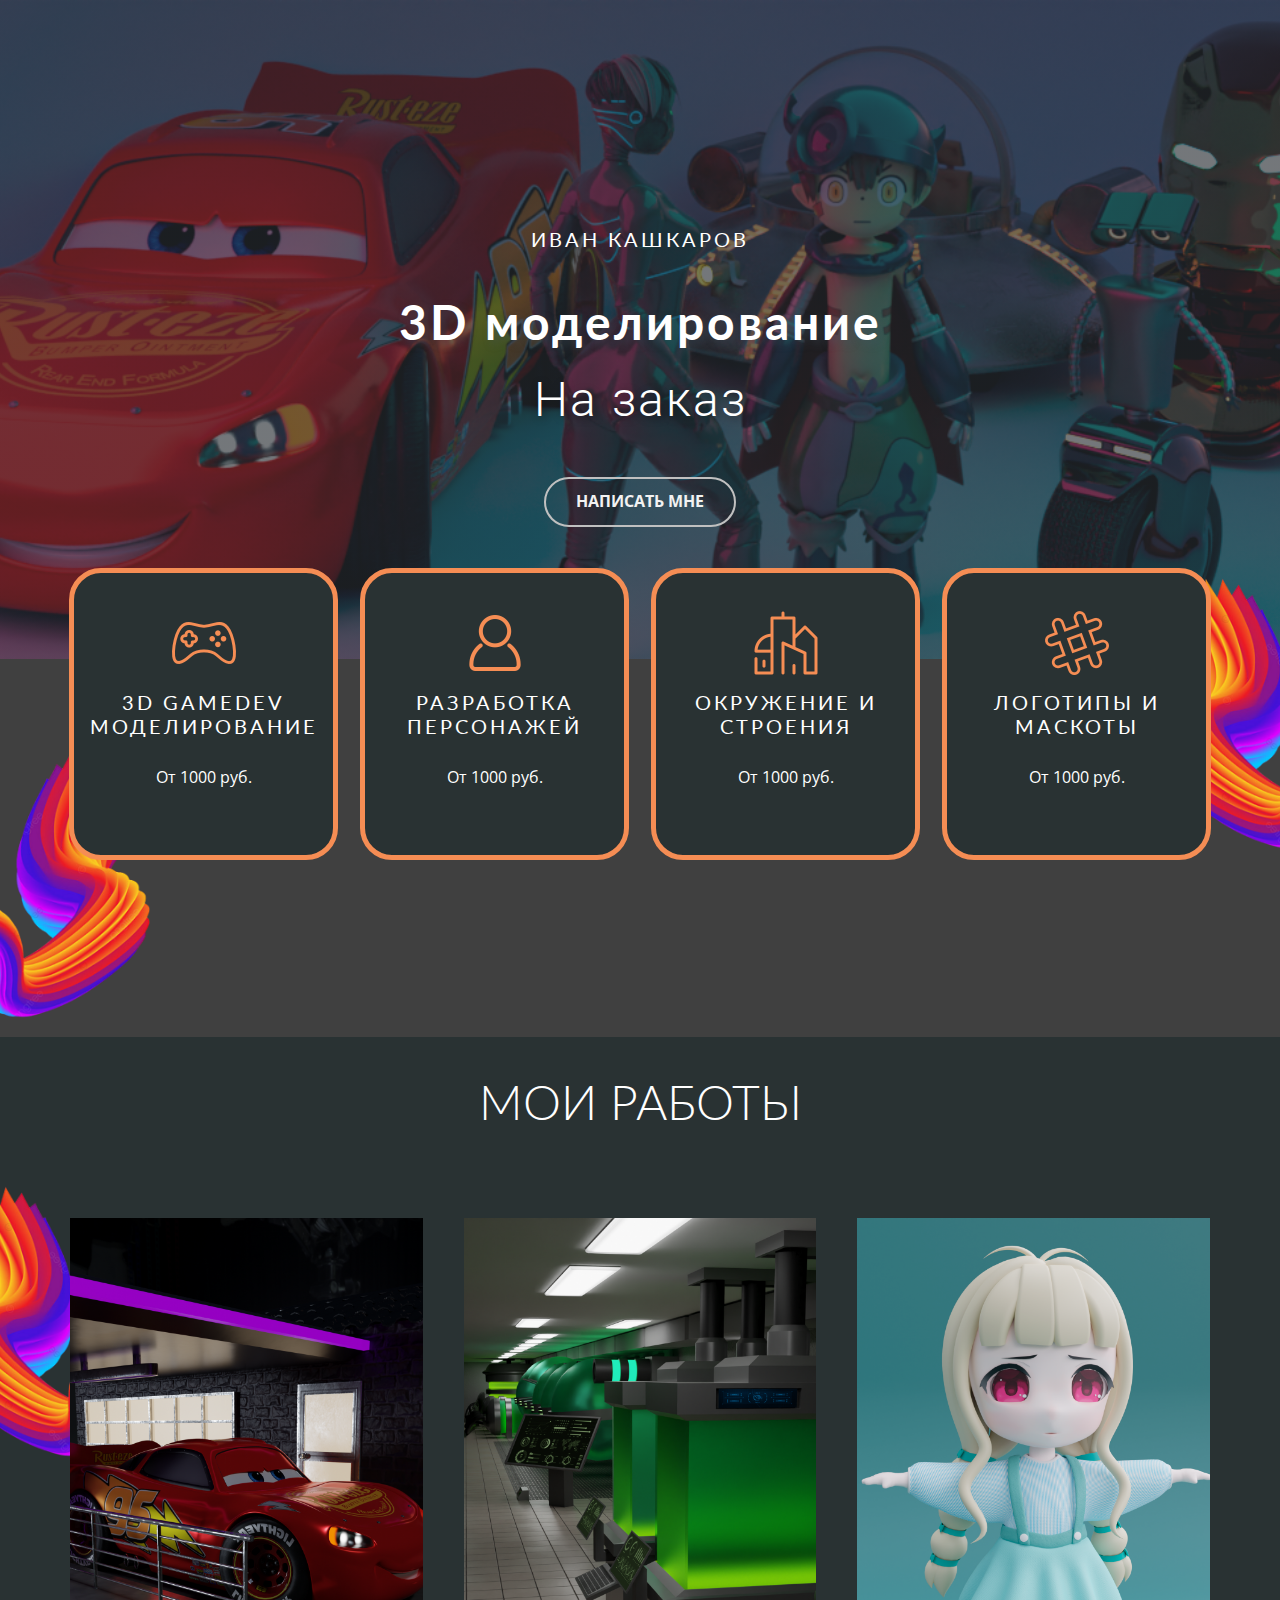
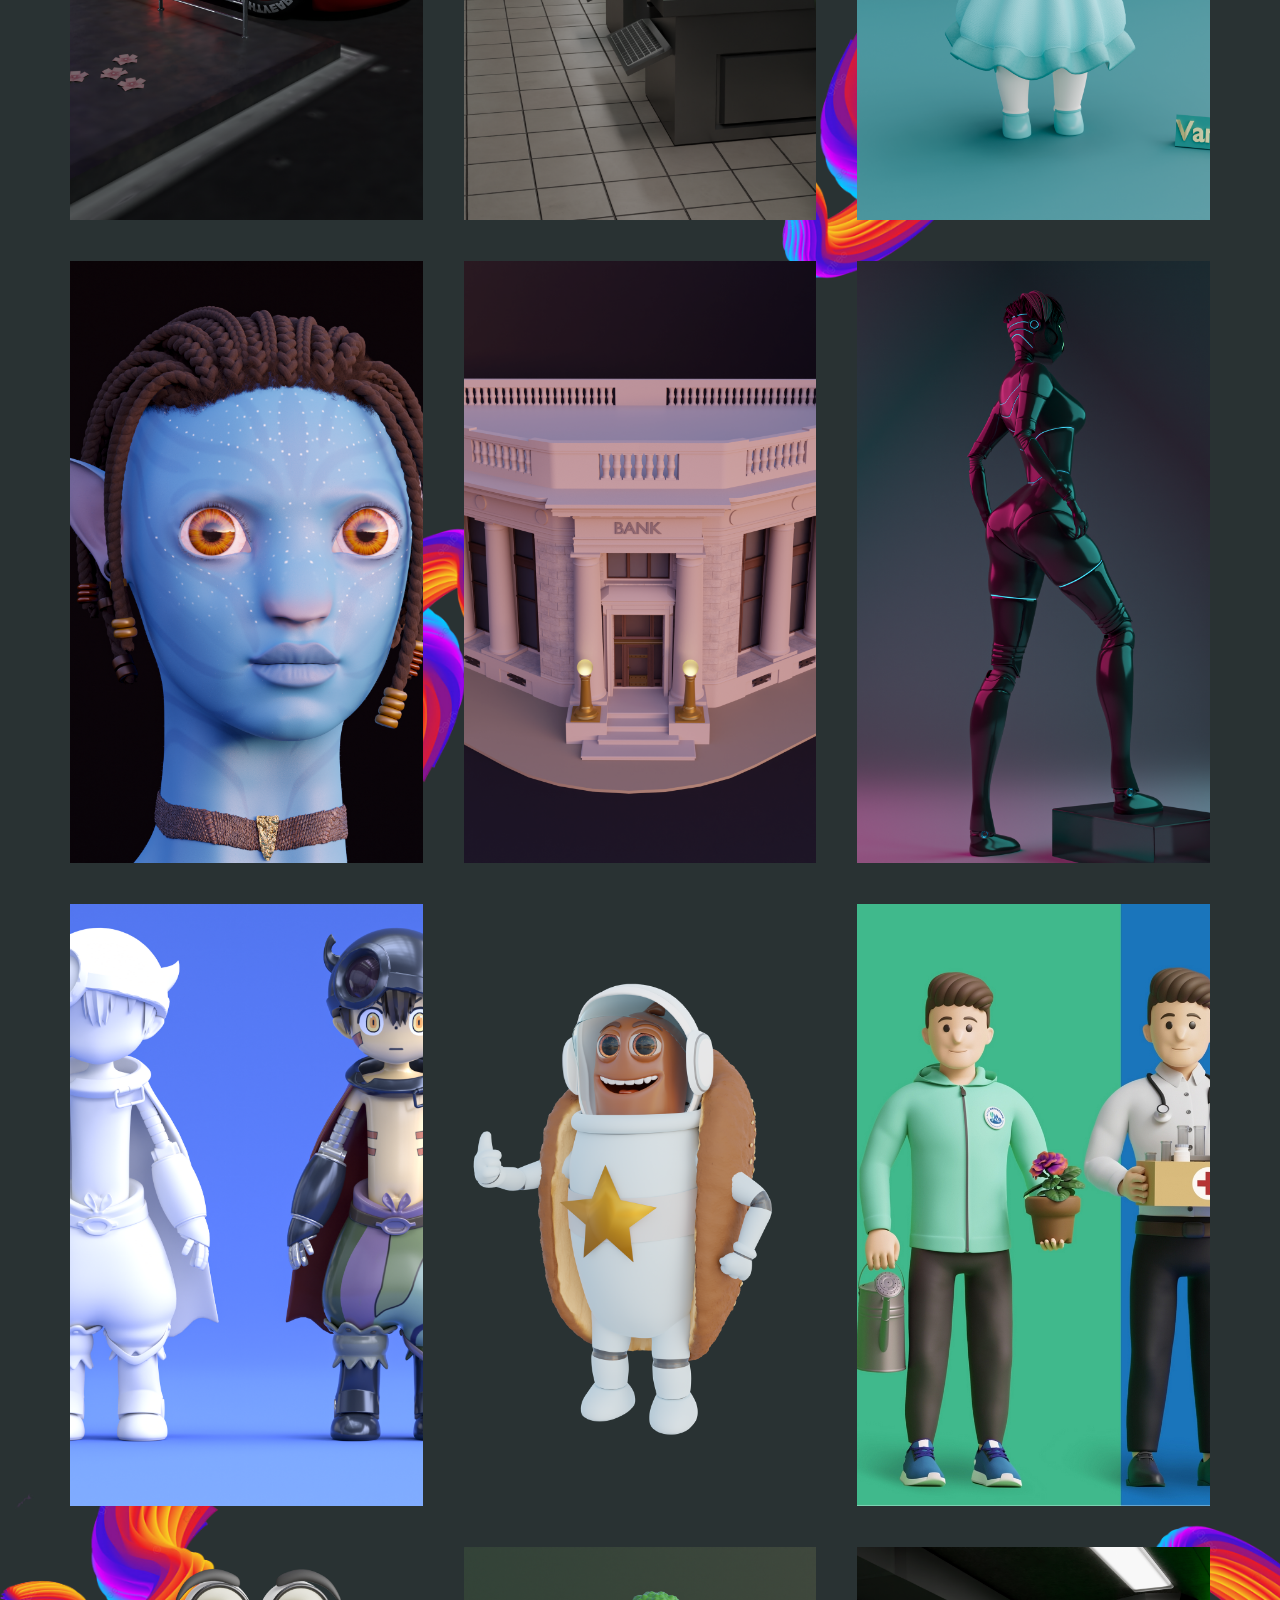
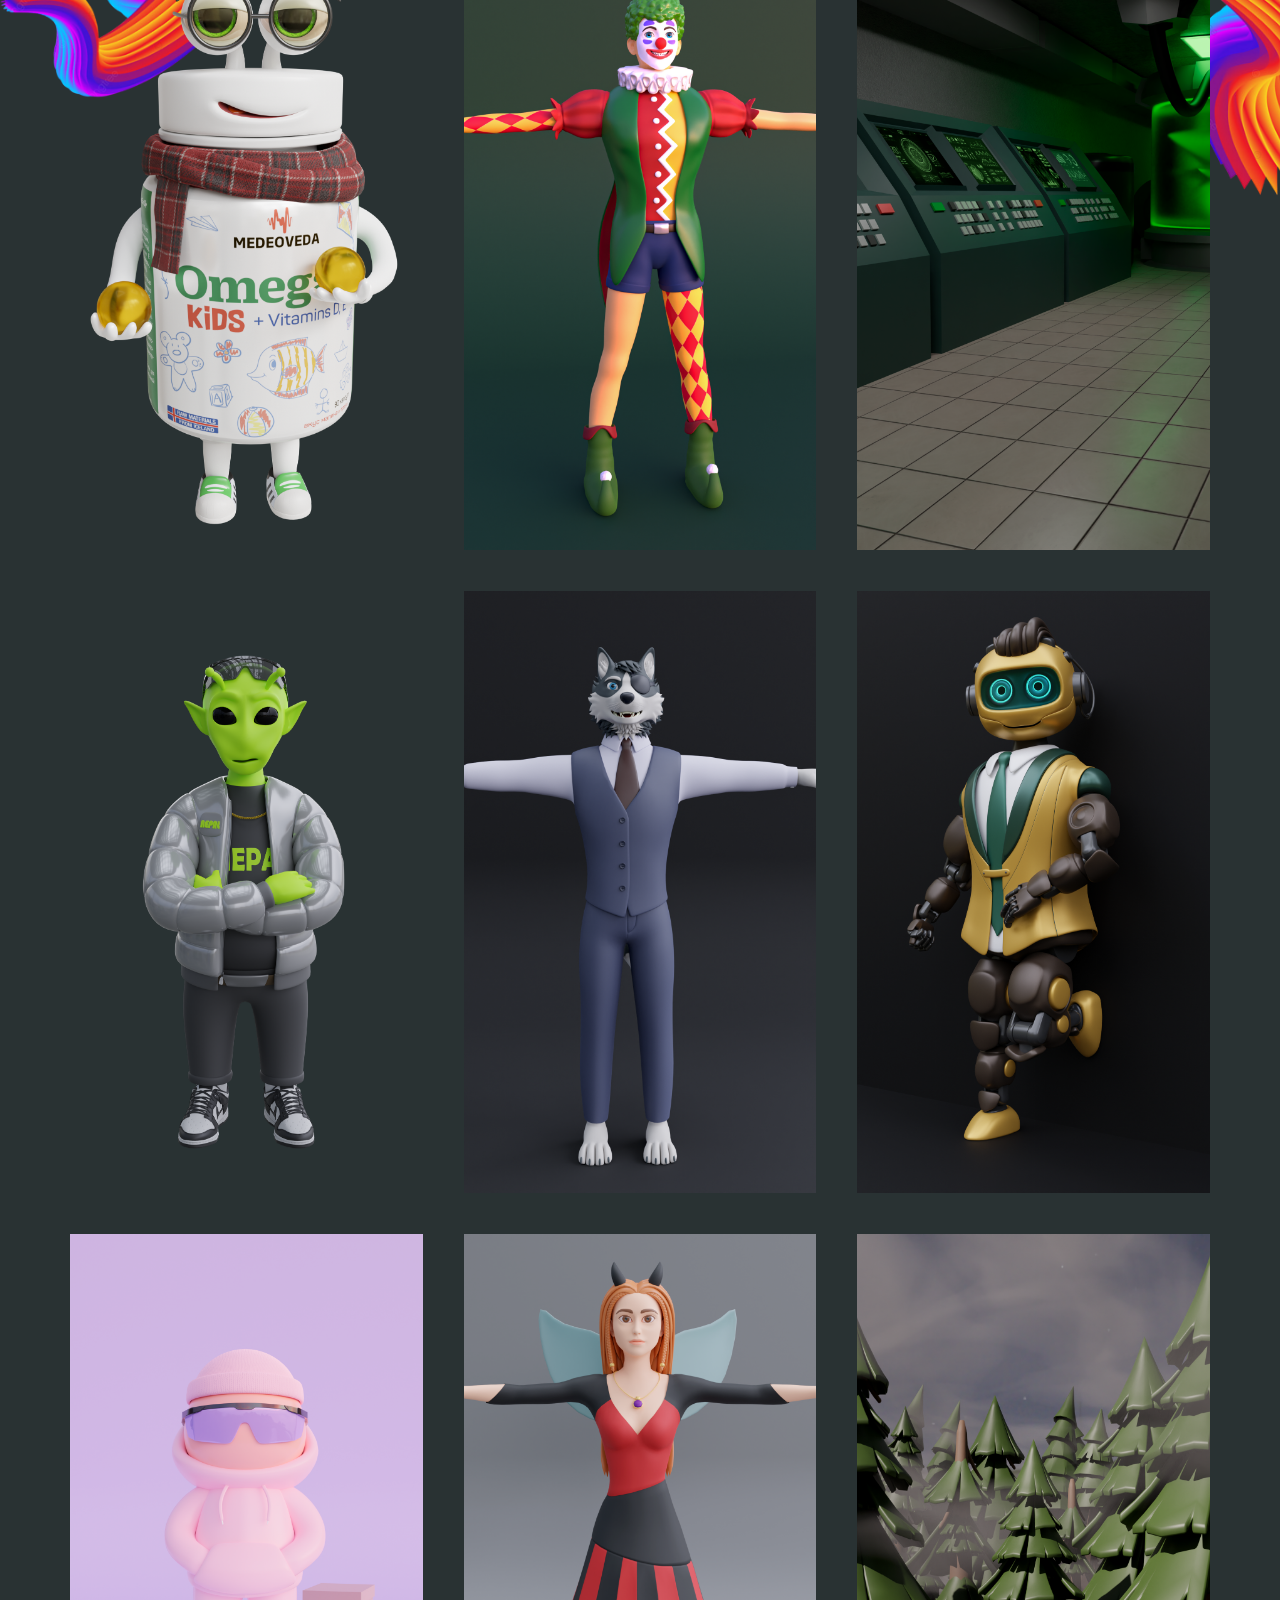
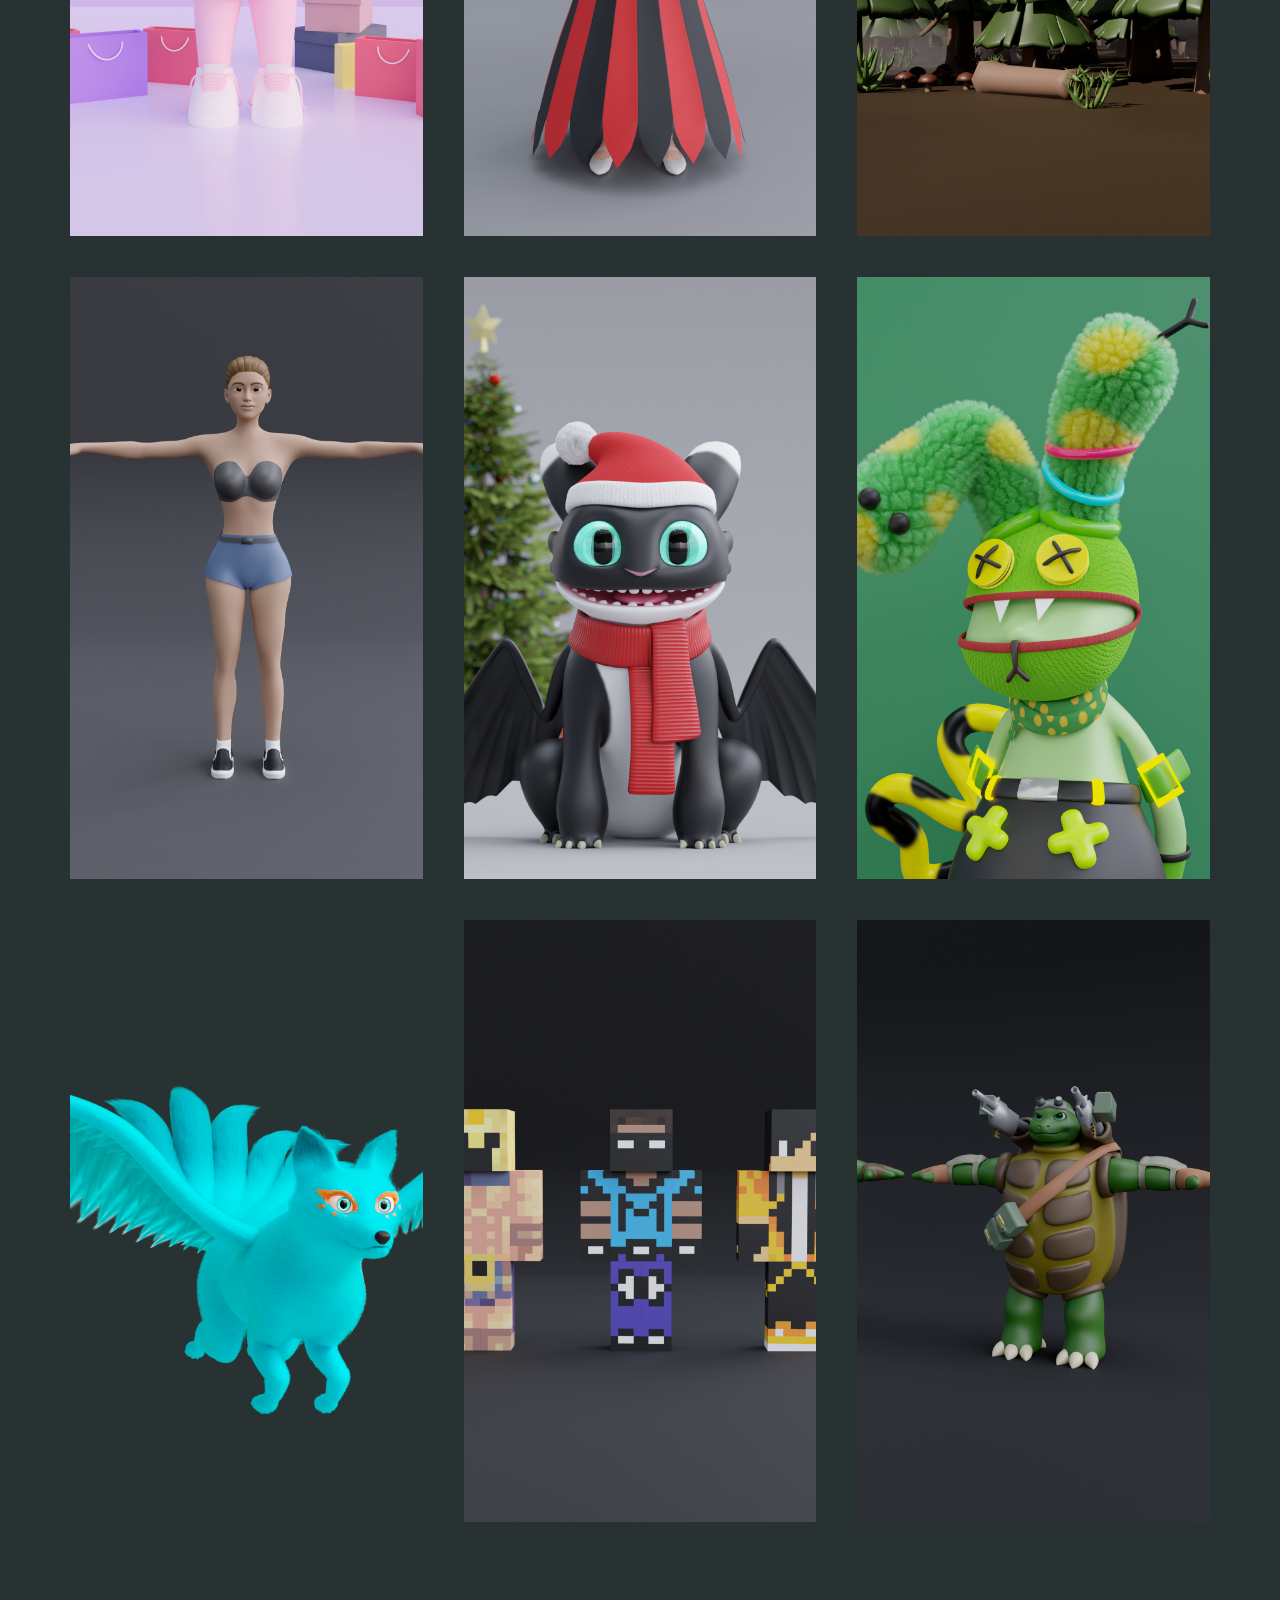
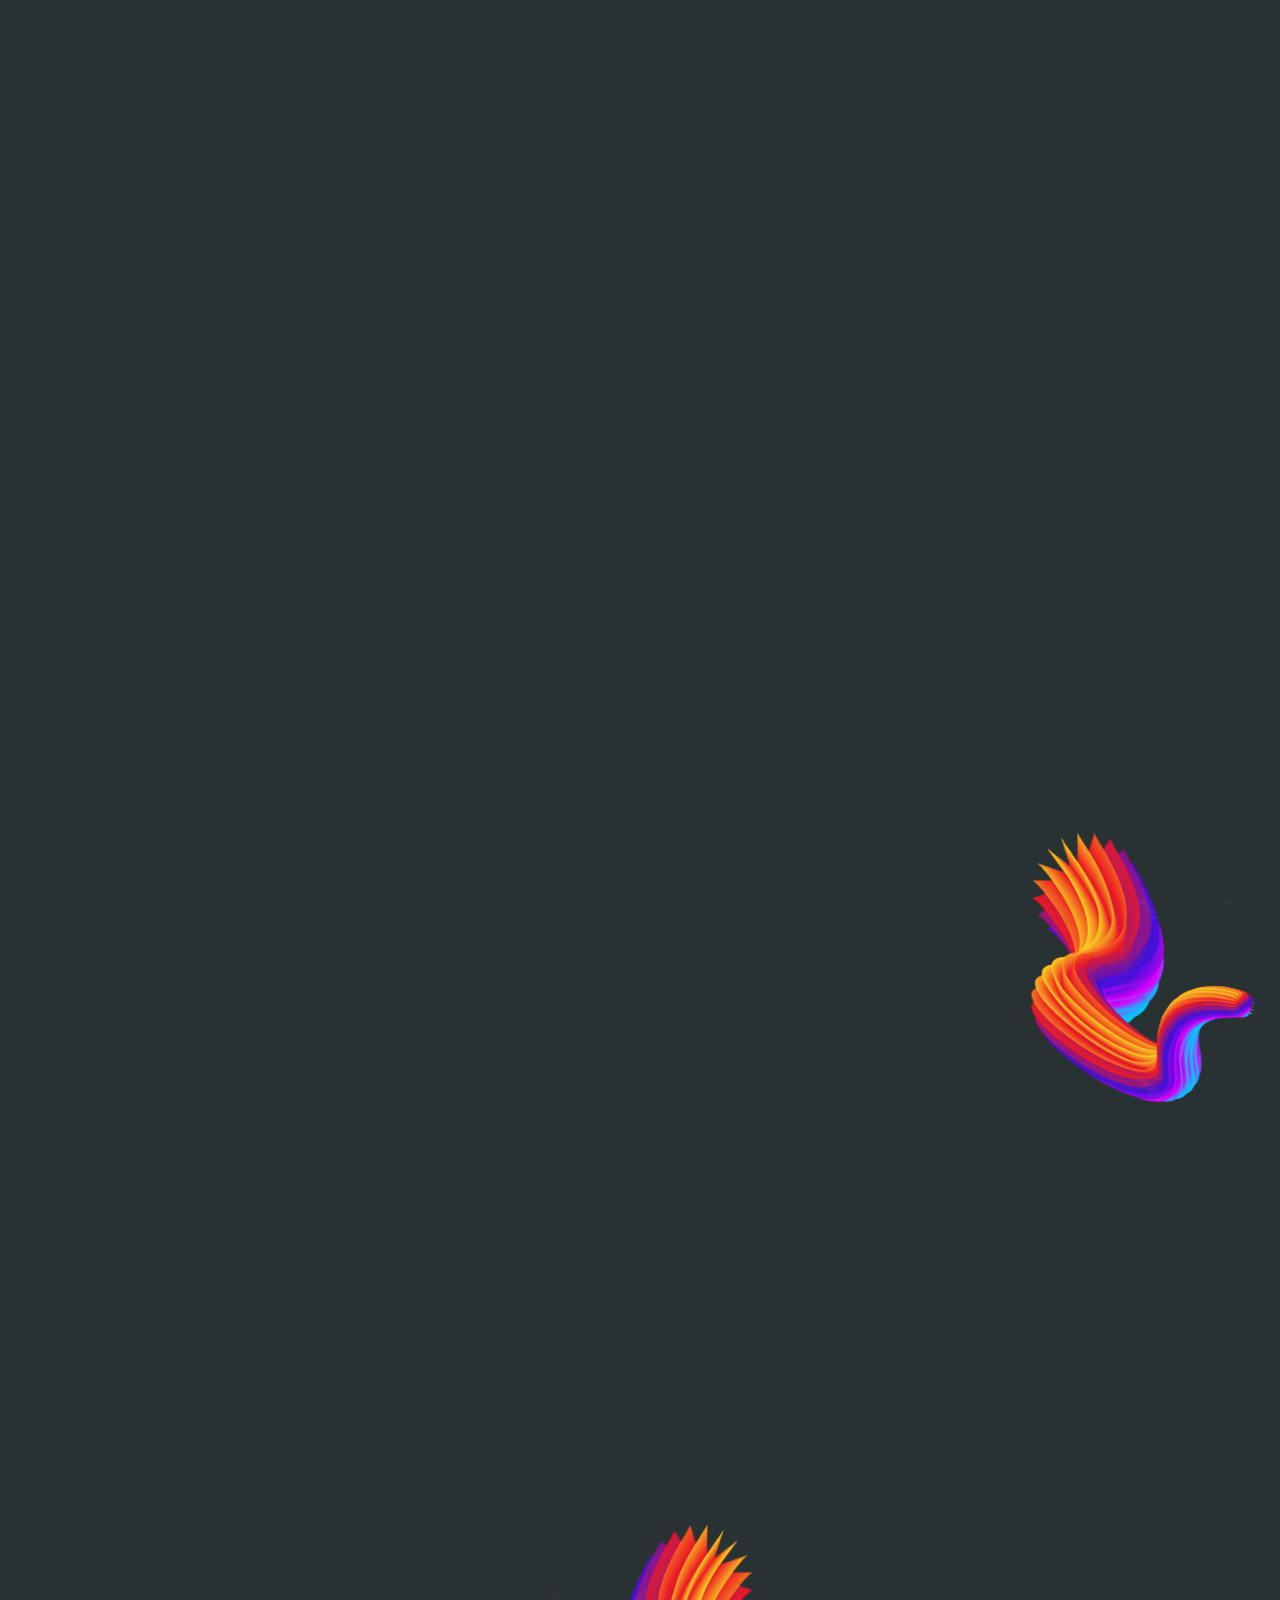
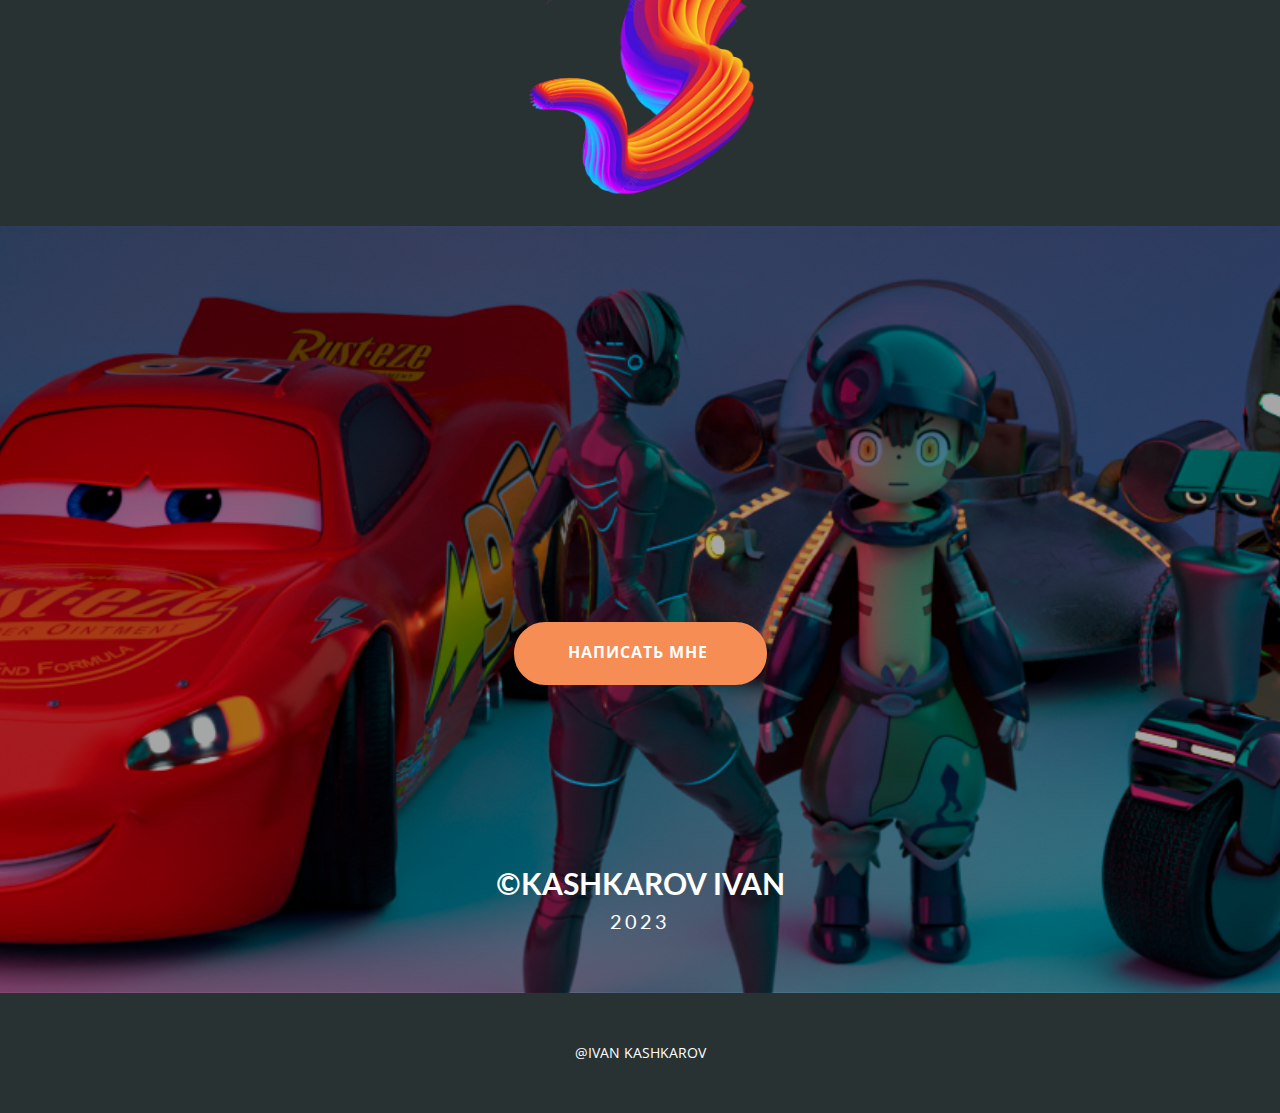
<file: index.html>
<!DOCTYPE html>
<html style="font-size: 16px;" lang="ru"><head>
    <meta name="viewport" content="width=device-width, initial-scale=1.0">
    <meta charset="utf-8">
    <meta name="keywords" content="​Wonderful tours, ​Backpacking Trips, ​Small group travel that&amp;apos;s good all over, ​Enjoy the perfect blend of adventure tours, ​Your adventure starts here, Tours Nature &amp;amp; Wildlife, Get in touch">
    <meta name="description" content="">
    <title>Главная</title>
    <link rel="stylesheet" href="nicepage.css" media="screen">
<link rel="stylesheet" href="Главная.css" media="screen">
<link rel="shortcut icon" href="images/favicon.png" type="image/png">
    <script class="u-script" type="text/javascript" src="jquery.js" defer=""></script>
    <script class="u-script" type="text/javascript" src="nicepage.js" defer=""></script>
    <meta name="generator" content="Nicepage 5.14.1, nicepage.com">
    <link id="u-theme-google-font" rel="stylesheet" href="https://fonts.googleapis.com/css?family=Lato:100,100i,300,300i,400,400i,700,700i,900,900i|Open+Sans:300,300i,400,400i,500,500i,600,600i,700,700i,800,800i">
    <link id="u-page-google-font" rel="stylesheet" href="https://fonts.googleapis.com/css?family=Lato:100,100i,300,300i,400,400i,700,700i,900,900i|Roboto:100,100i,300,300i,400,400i,500,500i,700,700i,900,900i|Lato:100,100i,300,300i,400,400i,700,700i,900,900i|Merriweather:300,300i,400,400i,700,700i,900,900i">
    
    
    
    
    
    
    
    
    <script type="application/ld+json">{
		"@context": "http://schema.org",
		"@type": "Organization",
		"name": ""
}</script>
    <meta name="theme-color" content="#478ac9">
    <meta property="og:title" content="Главная">
    <meta property="og:type" content="website">
  <meta data-intl-tel-input-cdn-path="intlTelInput/"></head>
  <body data-home-page="Главная.html" data-home-page-title="Главная" class="u-body u-xl-mode" data-lang="ru">
    <section class="u-align-center u-clearfix u-image u-shading u-section-1" id="carousel_790c" data-image-width="1400" data-image-height="500">
      <div class="u-clearfix u-sheet u-sheet-1">
        <h4 class="u-align-center u-text u-text-default u-text-1">Иван Кашкаров</h4>
        <h1 class="u-align-center u-text u-text-2"> 3D моделирование</h1>
        <h3 class="u-align-center u-text u-text-body-alt-color u-text-3"> На заказ </h3>
        <a href="https://t.me/Vancelot3D" class="u-align-center u-border-2 u-border-grey-25 u-btn u-btn-round u-button-style u-hover-grey-40 u-none u-radius-34 u-text-grey-5 u-text-hover-grey-5 u-btn-1" target="_blank" data-animation-out="0">Написать мне</a>
      </div>
    </section>
    <section class="u-align-center u-clearfix u-grey-75 u-section-2" id="carousel_5369">
      <div class="u-clearfix u-sheet u-sheet-1">
        <img class="u-image u-image-contain u-image-default u-image-1" src="images/image-PhotoRoom.png-PhotoRoom.png" alt="" data-image-width="674" data-image-height="675">
        <img class="u-flip-horizontal u-hover-feature u-image u-image-contain u-image-default u-image-2" src="images/image-PhotoRoom.png-PhotoRoom.png" alt="" data-image-width="674" data-image-height="675">
        <div class="u-layout-grid u-list u-list-1">
          <div class="u-repeater u-repeater-1">
            <div class="u-align-center u-border-5 u-border-palette-3-base u-container-style u-list-item u-palette-5-dark-3 u-radius-32 u-repeater-item u-shape-round u-list-item-1">
              <div class="u-container-layout u-similar-container u-container-layout-1"><span class="u-file-icon u-icon u-text-palette-3-base u-icon-1"><img src="images/686589-ab6ce412.png" alt=""></span>
                <h4 class="u-text u-text-1">3D gamedev моделирование</h4>
                <p class="u-text u-text-2">От 1000 руб.</p>
              </div>
            </div>
            <div class="u-align-center u-border-5 u-border-palette-3-base u-container-style u-list-item u-palette-5-dark-3 u-radius-32 u-repeater-item u-shape-round u-video-cover u-list-item-2">
              <div class="u-container-layout u-similar-container u-container-layout-2"><span class="u-file-icon u-icon u-text-palette-3-base u-icon-2"><img src="images/6020006-3a2822e9.png" alt=""></span>
                <h4 class="u-text u-text-3">Разработка персонажей</h4>
                <p class="u-text u-text-4"> От 1000 руб.</p>
              </div>
            </div>
            <div class="u-align-center u-border-5 u-border-palette-3-base u-container-style u-list-item u-palette-5-dark-3 u-radius-32 u-repeater-item u-shape-round u-video-cover u-list-item-3">
              <div class="u-container-layout u-similar-container u-container-layout-3"><span class="u-file-icon u-icon u-text-palette-3-base u-icon-3"><img src="images/3808207-1771200f.png" alt=""></span>
                <h4 class="u-text u-text-5">Окружение и строения</h4>
                <p class="u-text u-text-6"> От 1000 руб.</p>
              </div>
            </div>
            <div class="u-align-center u-border-5 u-border-palette-3-base u-container-style u-list-item u-palette-5-dark-3 u-radius-32 u-repeater-item u-shape-round u-video-cover u-list-item-4">
              <div class="u-container-layout u-similar-container u-container-layout-4"><span class="u-file-icon u-icon u-text-palette-3-base u-icon-4"><img src="images/1236860-6b96e1af.png" alt=""></span>
                <h4 class="u-text u-text-7">Логотипы и маскоты</h4>
                <p class="u-text u-text-8"> От 1000 руб.</p>
              </div>
            </div>
          </div>
        </div>
      </div>
      
    </section>
    <section class="u-align-center u-clearfix u-palette-5-dark-3 u-valign-top-sm u-valign-top-xs u-section-3" id="carousel_d5d9">
      <div class="u-container-style u-expanded-width-lg u-expanded-width-xl u-group u-palette-5-dark-3 u-shape-rectangle u-group-1">
        <div class="u-container-layout u-valign-top-xl u-container-layout-1">
          <div class="u-align-center u-container-style u-expanded-width u-group u-shape-rectangle u-group-2">
            <div class="u-container-layout u-valign-middle-sm u-valign-middle-xs">
              <h2 class="u-text u-text-body-alt-color u-text-default u-text-1"> Мои раб​о​ты</h2>
            </div>
          </div>
          <img class="u-flip-horizontal u-image u-image-contain u-image-default u-image-1" src="images/image-PhotoRoom.png-PhotoRoom.png" alt="" data-image-width="674" data-image-height="675">
        </div>
      </div>
      <img class="u-image u-image-contain u-image-default u-image-2" src="images/image-PhotoRoom.png-PhotoRoom.png" alt="" data-image-width="674" data-image-height="675">
      <img class="u-flip-horizontal u-flip-vertical u-image u-image-contain u-image-default u-image-3" src="images/image-PhotoRoom.png-PhotoRoom.png" alt="" data-image-width="674" data-image-height="675">
      <img class="u-image u-image-contain u-image-default u-image-4" src="images/image-PhotoRoom.png-PhotoRoom.png" alt="" data-image-width="674" data-image-height="675">
      <img class="u-flip-vertical u-image u-image-contain u-image-default u-image-5" src="images/image-PhotoRoom.png-PhotoRoom.png" alt="" data-image-width="674" data-image-height="675">
      <div class="u-gallery u-layout-grid u-lightbox u-show-text-on-hover u-gallery-1">
        <div class="u-gallery-inner u-gallery-inner-1">
          <div class="u-dialog-link u-effect-fade u-effect-hover-zoom u-gallery-item u-shape-rectangle" data-href="#sec-58e2">
            <div class="u-back-slide" data-image-width="2000" data-image-height="2000">
              <img class="u-back-image u-expanded" src="images/bc74dada-f95d-67df-9813-ee1d5cc52215.png">
            </div>
            <div class="u-over-slide u-over-slide-1"></div>
          </div>
          <div class="u-dialog-link u-effect-fade u-effect-hover-zoom u-gallery-item u-shape-rectangle" data-href="#sec-7210">
            <div class="u-back-slide" data-image-width="2000" data-image-height="2000">
              <img class="u-back-image u-expanded" src="images/311.png">
            </div>
            <div class="u-over-slide u-over-slide-2"></div>
          </div>
          <div class="u-dialog-link u-effect-fade u-effect-hover-zoom u-gallery-item u-shape-rectangle" data-href="#sec-c575">
            <div class="u-back-slide" data-image-width="2000" data-image-height="2000">
              <img class="u-back-image u-expanded" src="images/2.png">
            </div>
            <div class="u-over-slide u-over-slide-3"></div>
          </div>
          <div class="u-dialog-link u-effect-fade u-effect-hover-zoom u-gallery-item u-shape-rectangle" data-href="#sec-6a7d">
            <div class="u-back-slide" data-image-width="2000" data-image-height="2000">
              <img class="u-back-image u-expanded" src="images/abba47c7-0105-613e-7267-2a80ba917716.png">
            </div>
            <div class="u-over-slide u-over-slide-4"></div>
          </div>
          <div class="u-dialog-link u-effect-fade u-effect-hover-zoom u-gallery-item u-shape-rectangle" data-href="#sec-7ef1">
            <div class="u-back-slide" data-image-width="2000" data-image-height="2000">
              <img class="u-back-image u-expanded" src="images/33.png">
            </div>
            <div class="u-over-slide u-over-slide-5"></div>
          </div>
          <div class="u-dialog-link u-effect-fade u-effect-hover-zoom u-gallery-item u-shape-rectangle" data-href="#sec-0a46">
            <div class="u-back-slide" data-image-width="2000" data-image-height="2000">
              <img class="u-back-image u-expanded" src="images/de77ec2b-aeac-4570-e43e-d2e36220f080.png">
            </div>
            <div class="u-over-slide u-over-slide-6"></div>
          </div>
          <div class="u-dialog-link u-effect-fade u-effect-hover-zoom u-gallery-item u-shape-rectangle" data-href="#sec-dc40">
            <div class="u-back-slide" data-image-width="2000" data-image-height="2000">
              <img class="u-back-image u-expanded" src="images/0888126e-efac-07e1-ee5c-79f8873d850a.png">
            </div>
            <div class="u-over-slide u-over-slide-7"></div>
          </div>
          <div class="u-dialog-link u-effect-fade u-effect-hover-zoom u-gallery-item u-shape-rectangle" data-href="#sec-c7a6">
            <div class="u-back-slide" data-image-width="4000" data-image-height="4000">
              <img class="u-back-image u-expanded" src="images/1.png">
            </div>
            <div class="u-over-slide u-over-slide-8"></div>
          </div>
          <div class="u-dialog-link u-effect-fade u-effect-hover-zoom u-gallery-item u-shape-rectangle" data-href="#sec-bdf6">
            <div class="u-back-slide" data-image-width="2881" data-image-height="1621">
              <img class="u-back-image u-expanded" src="images/d392d035-c04f-411d-96de-f4ae367a60f3.jpg">
            </div>
            <div class="u-over-slide u-over-slide-9"></div>
          </div>
          <div class="u-dialog-link u-effect-fade u-effect-hover-zoom u-gallery-item u-shape-rectangle" data-href="#sec-effa">
            <div class="u-back-slide" data-image-width="2000" data-image-height="2000">
              <img class="u-back-image u-expanded" src="images/3.png">
            </div>
            <div class="u-over-slide u-over-slide-10"></div>
          </div>
          <div class="u-dialog-link u-effect-fade u-effect-hover-zoom u-gallery-item u-shape-rectangle" data-href="#sec-b26a">
            <div class="u-back-slide" data-image-width="2000" data-image-height="2000">
              <img class="u-back-image u-expanded" src="images/1a3285fd-398d-19e7-114a-78841958f843..png">
            </div>
            <div class="u-over-slide u-over-slide-11"></div>
          </div>
          <div class="u-dialog-link u-effect-fade u-effect-hover-zoom u-gallery-item u-shape-rectangle" data-href="#sec-b26a">
            <div class="u-back-slide" data-image-width="2000" data-image-height="2000">
              <img class="u-back-image u-expanded" src="images/222.png">
            </div>
            <div class="u-over-slide u-over-slide-12"></div>
          </div>
          <div class="u-dialog-link u-effect-fade u-effect-hover-zoom u-gallery-item u-shape-rectangle" data-href="#sec-b26a">
            <div class="u-back-slide" data-image-width="4000" data-image-height="4000">
              <img class="u-back-image u-expanded" src="images/15.png">
            </div>
            <div class="u-over-slide u-over-slide-13"></div>
          </div>
          <div class="u-dialog-link u-effect-fade u-effect-hover-zoom u-gallery-item u-shape-rectangle" data-href="#sec-b26a">
            <div class="u-back-slide" data-image-width="2000" data-image-height="2000">
              <img class="u-back-image u-expanded" src="images/113.png">
            </div>
            <div class="u-over-slide u-over-slide-14"></div>
          </div>
          <div class="u-dialog-link u-effect-fade u-effect-hover-zoom u-gallery-item u-shape-rectangle" data-href="#sec-b26a">
            <div class="u-back-slide" data-image-width="2000" data-image-height="2000">
              <img class="u-back-image u-expanded" src="images/22png.png">
            </div>
            <div class="u-over-slide u-over-slide-15"></div>
          </div>
          <div class="u-dialog-link u-effect-fade u-effect-hover-zoom u-gallery-item u-shape-rectangle" data-href="#sec-b26a">
            <div class="u-back-slide" data-image-width="2000" data-image-height="2000">
              <img class="u-back-image u-expanded" src="images/6fb8b0a1-e515-5df6-f04c-1890f94654a9.png">
            </div>
            <div class="u-over-slide u-over-slide-16"></div>
          </div>
          <div class="u-dialog-link u-effect-fade u-effect-hover-zoom u-gallery-item u-shape-rectangle" data-href="#sec-b26a">
            <div class="u-back-slide" data-image-width="2000" data-image-height="2000">
              <img class="u-back-image u-expanded" src="images/224.png">
            </div>
            <div class="u-over-slide u-over-slide-17"></div>
          </div>
          <div class="u-dialog-link u-effect-fade u-effect-hover-zoom u-gallery-item u-shape-rectangle" data-href="#sec-b26a">
            <div class="u-back-slide" data-image-width="2000" data-image-height="2000">
              <img class="u-back-image u-expanded" src="images/223.png">
            </div>
            <div class="u-over-slide u-over-slide-18"></div>
          </div>
          <div class="u-dialog-link u-effect-fade u-effect-hover-zoom u-gallery-item u-shape-rectangle" data-href="#sec-b26a">
            <div class="u-back-slide" data-image-width="2000" data-image-height="2000">
              <img class="u-back-image u-expanded" src="images/112.png">
            </div>
            <div class="u-over-slide u-over-slide-19"></div>
          </div>
          <div class="u-dialog-link u-effect-fade u-effect-hover-zoom u-gallery-item u-shape-rectangle" data-href="#sec-b26a">
            <div class="u-back-slide" data-image-width="2000" data-image-height="2000">
              <img class="u-back-image u-expanded" src="images/226.png">
            </div>
            <div class="u-over-slide u-over-slide-20"></div>
          </div>
          <div class="u-dialog-link u-effect-fade u-effect-hover-zoom u-gallery-item u-shape-rectangle" data-href="#sec-b26a">
            <div class="u-back-slide" data-image-width="2000" data-image-height="2000">
              <img class="u-back-image u-expanded" src="images/227.png">
            </div>
            <div class="u-over-slide u-over-slide-21"></div>
          </div>
          <div class="u-dialog-link u-effect-fade u-effect-hover-zoom u-gallery-item u-shape-rectangle" data-href="#sec-b26a">
            <div class="u-back-slide u-back-slide-22" data-image-width="1920" data-image-height="1080">
              <img src="images/eyes1.png" alt="" data-image-width="2000" data-image-height="1333" class="u-back-image u-expanded u-back-image-22">
            </div>
            <div class="u-over-slide u-over-slide-22"></div>
          </div>
          <div class="u-dialog-link u-effect-fade u-effect-hover-zoom u-gallery-item u-shape-rectangle" data-href="#sec-b26a">
            <div class="u-back-slide" data-image-width="2000" data-image-height="2000">
              <img class="u-back-image u-expanded" src="images/16.png">
            </div>
            <div class="u-over-slide u-over-slide-23"></div>
          </div>
          <div class="u-dialog-link u-effect-fade u-effect-hover-zoom u-gallery-item u-shape-rectangle" data-href="#sec-b26a">
            <div class="u-back-slide" data-image-width="2000" data-image-height="2000">
              <img class="u-back-image u-expanded u-back-image-24" src="images/23.png">
            </div>
            <div class="u-over-slide u-over-slide-24"></div>
          </div>
        </div>
      </div>
    </section>
    <section class="u-clearfix u-palette-5-dark-3 u-section-4" id="carousel_3d89">
      <div class="u-clearfix u-sheet u-valign-middle-md u-valign-middle-sm u-valign-middle-xs u-sheet-1">
        <div class="u-align-center u-container-style u-expanded-width-xs u-group u-shape-rectangle u-group-1" data-animation-name="customAnimationIn" data-animation-duration="500" data-animation-delay="250">
          <div class="u-container-layout u-container-layout-1">
            <h2 class="u-align-center u-text u-text-1">Благодарные клие​нты</h2>
            <div class="u-carousel u-expanded-width-xs u-gallery u-gallery-slider u-layout-carousel u-lightbox u-no-transition u-show-text-on-hover u-gallery-1" id="carousel-9bbe" data-interval="5000" data-u-ride="carousel">
              <ol class="u-absolute-hcenter u-carousel-indicators u-hidden u-carousel-indicators-1">
                <li data-u-target="#carousel-9bbe" data-u-slide-to="0" class="u-active u-grey-70 u-shape-circle" style="width: 10px; height: 10px;"></li>
                <li data-u-target="#carousel-9bbe" data-u-slide-to="1" class="u-grey-70 u-shape-circle" style="width: 10px; height: 10px;"></li>
                <li data-u-target="#carousel-9bbe" data-u-slide-to="2" class="u-grey-70 u-shape-circle" style="width: 10px; height: 10px;"></li>
                <li data-u-target="#carousel-9bbe" data-u-slide-to="3" class="u-grey-70 u-shape-circle" style="width: 10px; height: 10px;"></li>
                <li data-u-target="#carousel-9bbe" data-u-slide-to="4" class="u-grey-70 u-shape-circle" style="width: 10px; height: 10px;"></li>
                <li data-u-target="#carousel-9bbe" data-u-slide-to="5" class="u-grey-70 u-shape-circle" style="width: 10px; height: 10px;"></li>
                <li data-u-target="#carousel-9bbe" data-u-slide-to="6" class="u-grey-70 u-shape-circle" style="width: 10px; height: 10px;"></li>
                <li data-u-target="#carousel-9bbe" data-u-slide-to="7" class="u-grey-70 u-shape-circle" style="width: 10px; height: 10px;"></li>
                <li data-u-target="#carousel-9bbe" data-u-slide-to="8" class="u-grey-70 u-shape-circle" style="width: 10px; height: 10px;"></li>
                <li data-u-target="#carousel-9bbe" data-u-slide-to="9" class="u-grey-70 u-shape-circle" style="width: 10px; height: 10px;"></li>
              </ol>
              <div class="u-carousel-inner u-gallery-inner" role="listbox">
                <div class="u-active u-carousel-item u-effect-fade u-gallery-item u-carousel-item-1">
                  <div class="u-back-slide" data-image-width="660" data-image-height="181">
                    <img class="u-back-image u-expanded u-image-contain" src="images/photo_2023-08-04_00-56-48.jpg">
                  </div>
                  <div class="u-align-center u-over-slide u-valign-bottom u-over-slide-1">
                
                    
                  </div>
                </div>
                <div class="u-carousel-item u-effect-fade u-gallery-item u-carousel-item-2">
                  <div class="u-back-slide" data-image-width="660" data-image-height="147">
                    <img class="u-back-image u-expanded u-image-contain" src="images/photo_2023-08-04_00-55-58.jpg" alt="">
                  </div>
                  <div class="u-align-center u-over-slide u-valign-bottom u-over-slide-2"></div>
                </div>
                <div class="u-carousel-item u-effect-fade u-gallery-item u-carousel-item-3" data-image-width="663" data-image-height="313">
                  <div class="u-back-slide">
                    <img class="u-back-image u-expanded" src="images/photo_2023-08-04_00-56-20.jpg">
                  </div>
                  <div class="u-align-center u-over-slide u-valign-bottom u-over-slide-3"></div>
                  <style data-mode="XL" data-visited="true"></style>
                  <style data-mode="LG"></style>
                  <style data-mode="MD" data-visited="true"></style>
                  <style data-mode="SM" data-visited="true"></style>
                  <style data-mode="XS" data-visited="true"></style>
                </div>
                <div class="u-carousel-item u-effect-fade u-gallery-item u-carousel-item-4" data-image-width="659" data-image-height="226">
                  <div class="u-back-slide">
                    <img class="u-back-image u-expanded u-image-contain" src="images/photo_2023-08-04_00-56-11.jpg">
                  </div>
                  <div class="u-align-center u-over-slide u-valign-bottom u-over-slide-4"></div>
                  <style data-mode="XL"></style>
                  <style data-mode="LG"></style>
                  <style data-mode="MD" data-visited="true"></style>
                  <style data-mode="SM" data-visited="true"></style>
                  <style data-mode="XS" data-visited="true"></style>
                </div>
                <div class="u-carousel-item u-effect-fade u-gallery-item u-carousel-item-5" data-image-width="660" data-image-height="164">
                  <div class="u-back-slide">
                    <img class="u-back-image u-expanded u-image-contain" src="images/photo_2023-08-04_00-56-29.jpg">
                  </div>
                  <div class="u-align-center u-over-slide u-valign-bottom u-over-slide-5"></div>
                  <style data-mode="XL"></style>
                  <style data-mode="LG"></style>
                  <style data-mode="MD" data-visited="true"></style>
                  <style data-mode="SM" data-visited="true"></style>
                  <style data-mode="XS" data-visited="true"></style>
                </div>
                <div class="u-carousel-item u-effect-fade u-gallery-item u-carousel-item-6" data-image-width="660" data-image-height="160">
                  <div class="u-back-slide">
                    <img class="u-back-image u-expanded u-image-contain" src="images/image_2024-01-10_22-49-09.png">
                  </div>
                  <div class="u-align-center u-over-slide u-valign-bottom u-over-slide-6"></div>
                  <style data-mode="XL"></style>
                  <style data-mode="LG"></style>
                  <style data-mode="MD" data-visited="true"></style>
                  <style data-mode="SM" data-visited="true"></style>
                  <style data-mode="XS" data-visited="true"></style>
                </div>
                <div class="u-carousel-item u-effect-fade u-gallery-item u-carousel-item-7" data-image-width="660" data-image-height="160">
                  <div class="u-back-slide">
                    <img class="u-back-image u-expanded u-image-contain" src="images/photo_2023-08-04_00-56-56.jpg">
                  </div>
                  <div class="u-align-center u-over-slide u-valign-bottom u-over-slide-7"></div>
                  <style data-mode="XL"></style>
                  <style data-mode="LG"></style>
                  <style data-mode="MD" data-visited="true"></style>
                  <style data-mode="SM" data-visited="true"></style>
                  <style data-mode="XS" data-visited="true"></style>
                </div>
                <div class="u-carousel-item u-effect-fade u-gallery-item u-carousel-item-8" data-image-width="661" data-image-height="241">
                  <div class="u-back-slide">
                    <img class="u-back-image u-expanded u-image-contain" src="images/photo_2023-08-04_00-56-40.jpg">
                  </div>
                  <div class="u-align-center u-over-slide u-valign-bottom u-over-slide-8"></div>
                  <style data-mode="XL"></style>
                  <style data-mode="LG"></style>
                  <style data-mode="MD" data-visited="true"></style>
                  <style data-mode="SM" data-visited="true"></style>
                  <style data-mode="XS" data-visited="true"></style>
                </div>
                <div class="u-carousel-item u-effect-fade u-gallery-item u-carousel-item-9" data-image-width="719" data-image-height="134">
                  <div class="u-back-slide">
                    <img class="u-back-image u-expanded u-image-contain" src="images/photo_2023-10-10_23-29-42.jpg">
                  </div>
                  <div class="u-align-center u-over-slide u-valign-bottom u-over-slide-9"></div>
                  <style data-mode="XL"></style>
                  <style data-mode="LG"></style>
                  <style data-mode="MD"></style>
                  <style data-mode="SM"></style>
                  <style data-mode="XS"></style>
                </div>
                <div class="u-carousel-item u-effect-fade u-gallery-item u-carousel-item-10" data-image-width="940" data-image-height="117">
                  <div class="u-back-slide">
                    <img class="u-back-image u-expanded u-image-contain" src="images/photo_2023-10-10_23-29-52.jpg">
                  </div>
                  <div class="u-align-center u-over-slide u-valign-bottom u-over-slide-10"></div>
                  <style data-mode="XL"></style>
                  <style data-mode="LG"></style>
                  <style data-mode="MD"></style>
                  <style data-mode="SM"></style>
                  <style data-mode="XS"></style>
                </div>
              </div>
              <a class="u-absolute-vcenter u-carousel-control u-carousel-control-prev u-opacity u-opacity-70 u-spacing-10 u-text-body-color u-carousel-control-1" href="#carousel-9bbe" role="button" data-u-slide="prev">
                <span aria-hidden="true">
                  <svg viewBox="0 0 477.175 477.175"><path d="M145.188,238.575l215.5-215.5c5.3-5.3,5.3-13.8,0-19.1s-13.8-5.3-19.1,0l-225.1,225.1c-5.3,5.3-5.3,13.8,0,19.1l225.1,225
		c2.6,2.6,6.1,4,9.5,4s6.9-1.3,9.5-4c5.3-5.3,5.3-13.8,0-19.1L145.188,238.575z"></path></svg>
                </span>
                <span class="sr-only">
                  <svg viewBox="0 0 477.175 477.175"><path d="M145.188,238.575l215.5-215.5c5.3-5.3,5.3-13.8,0-19.1s-13.8-5.3-19.1,0l-225.1,225.1c-5.3,5.3-5.3,13.8,0,19.1l225.1,225
		c2.6,2.6,6.1,4,9.5,4s6.9-1.3,9.5-4c5.3-5.3,5.3-13.8,0-19.1L145.188,238.575z"></path></svg>
                </span>
              </a>
              <a class="u-absolute-vcenter u-carousel-control u-carousel-control-next u-opacity u-opacity-70 u-spacing-10 u-text-body-color u-carousel-control-2" href="#carousel-9bbe" role="button" data-u-slide="next">
                <span aria-hidden="true">
                  <svg viewBox="0 0 477.175 477.175"><path d="M360.731,229.075l-225.1-225.1c-5.3-5.3-13.8-5.3-19.1,0s-5.3,13.8,0,19.1l215.5,215.5l-215.5,215.5
		c-5.3,5.3-5.3,13.8,0,19.1c2.6,2.6,6.1,4,9.5,4c3.4,0,6.9-1.3,9.5-4l225.1-225.1C365.931,242.875,365.931,234.275,360.731,229.075z"></path></svg>
                </span>
                <span class="sr-only">
                  <svg viewBox="0 0 477.175 477.175"><path d="M360.731,229.075l-225.1-225.1c-5.3-5.3-13.8-5.3-19.1,0s-5.3,13.8,0,19.1l215.5,215.5l-215.5,215.5
		c-5.3,5.3-5.3,13.8,0,19.1c2.6,2.6,6.1,4,9.5,4c3.4,0,6.9-1.3,9.5-4l225.1-225.1C365.931,242.875,365.931,234.275,360.731,229.075z"></path></svg>
                </span>
              </a>
            </div>
          </div>
        </div>
      </div>
    </section>
    <section class="u-align-center u-clearfix u-palette-5-dark-3 u-section-5" id="carousel_fd2b">
      <div class="u-clearfix u-sheet u-valign-middle-md u-sheet-1">
        <h2 class="u-align-left u-text u-text-1" data-animation-name="customAnimationIn" data-animation-duration="1500"> Немного обо м<span style="font-size: 2.25rem;"></span>не
        </h2>
        <img class="u-image u-image-contain u-image-default u-image-1" src="images/image-PhotoRoom.png-PhotoRoom.png" alt="" data-image-width="674" data-image-height="675">
        <img class="u-flip-horizontal u-image u-image-contain u-image-default u-image-2" src="images/image-PhotoRoom.png-PhotoRoom.png" alt="" data-image-width="674" data-image-height="675">
        <div class="u-clearfix u-expanded-width-sm u-expanded-width-xs u-gutter-88 u-layout-wrap u-layout-wrap-1">
          <div class="u-gutter-0 u-layout">
            <div class="u-layout-row">
              <div class="u-align-justify u-container-style u-layout-cell u-radius-50 u-shape-round u-size-28 u-white u-layout-cell-1" data-animation-name="customAnimationIn" data-animation-duration="1500" data-animation-delay="500">
                <div class="u-container-layout u-valign-bottom-md u-valign-bottom-sm u-valign-bottom-xs u-container-layout-1">
                  <p class="u-align-left u-custom-font u-font-merriweather u-text u-text-default u-text-2">
                    <span style="font-weight: 700;">Привет! </span>Меня зовут Иван, занимаюсь 3D моделированием уже около 3-х лет, работаю в программе  Blender. В какой то момент я решил изучить 3д моделирование и понял, что попал в свою стихию. В основном занимаюсь созданием персонажей для компаний или личного пользование, а так же делаю окружение, модели, объекты для мобильных и пк игр. Последнее время, мы часто замечаем как 3д все больше заполоняет рынок, если хотите  выделить свою компанию, подумайте над созданием запоминающего персонажа под нее. Работаю в основном быстро и к оговоренному сроку, за частую получается раньше)
                  </p>
                  <a href="https://t.me/Vancelot3D" class="u-active-palette-5-dark-3 u-align-left u-border-2 u-border-active-palette-5-dark-3 u-border-hover-palette-5-dark-3 u-border-palette-3-base u-btn u-btn-round u-button-style u-hover-palette-5-dark-3 u-none u-radius-50 u-text-active-white u-text-hover-white u-btn-1" data-animation-name="" data-animation-duration="0" data-animation-delay="0" data-animation-direction="" target="_blank">Узнать больше</a>
                </div>
              </div>
              <div class="u-container-style u-image u-image-default u-layout-cell u-shading u-size-32 u-image-3" data-animation-name="customAnimationIn" data-animation-duration="250" data-animation-delay="500" data-image-width="720" data-image-height="1280">
                <div class="u-container-layout u-container-layout-2"></div>
              </div>
            </div>
          </div>
        </div>
      </div>
    </section>
    <section class="u-align-left u-clearfix u-image u-shading u-section-6" id="carousel_4c00" data-image-width="1400" data-image-height="500">
      <div class="u-clearfix u-sheet u-sheet-1">
        <a href="https://t.me/Vancelot3D" class="u-active-palette-5-dark-3 u-align-left u-border-2 u-border-active-palette-5-dark-3 u-border-hover-palette-5-dark-3 u-border-palette-3-base u-btn u-btn-round u-button-style u-hover-palette-5-dark-3 u-palette-3-base u-radius-50 u-text-active-white u-text-hover-white u-btn-1" data-animation-name="" data-animation-duration="0" data-animation-delay="0" data-animation-direction="" target="_blank">Написать мне&nbsp;</a>
        <h2 class="u-text u-text-default u-text-1"><b>©KASHKAROV IVAN</b>
        </h2>
        <h4 class="u-text u-text-default u-text-2">2023</h4>
      </div>
    </section>
    
    
    
    <footer class="u-align-center u-clearfix u-footer u-palette-5-dark-3 u-footer" id="sec-ad58"><div class="u-clearfix u-sheet u-sheet-1">
        <p class="u-small-text u-text u-text-variant u-text-1">@IVAN KASHKAROV</p>
      </div></footer>

  
</body></html>
</file>
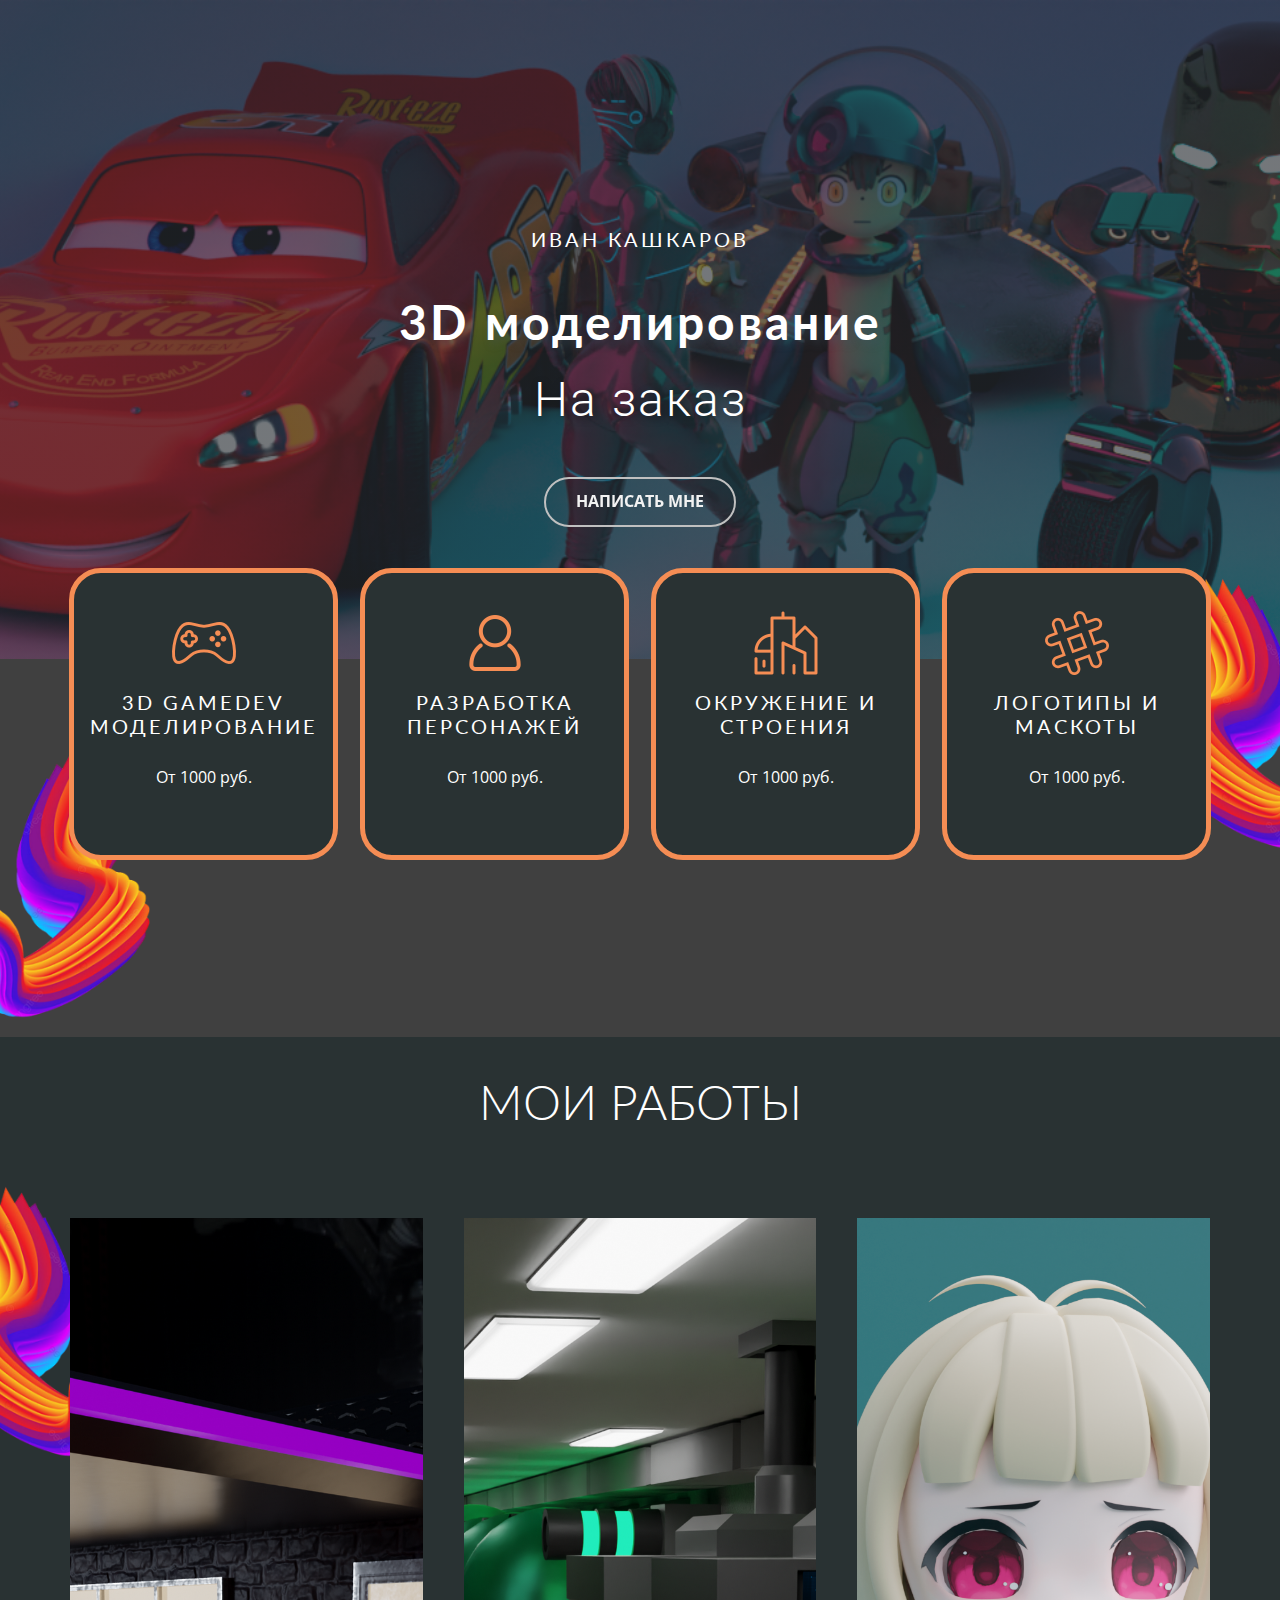
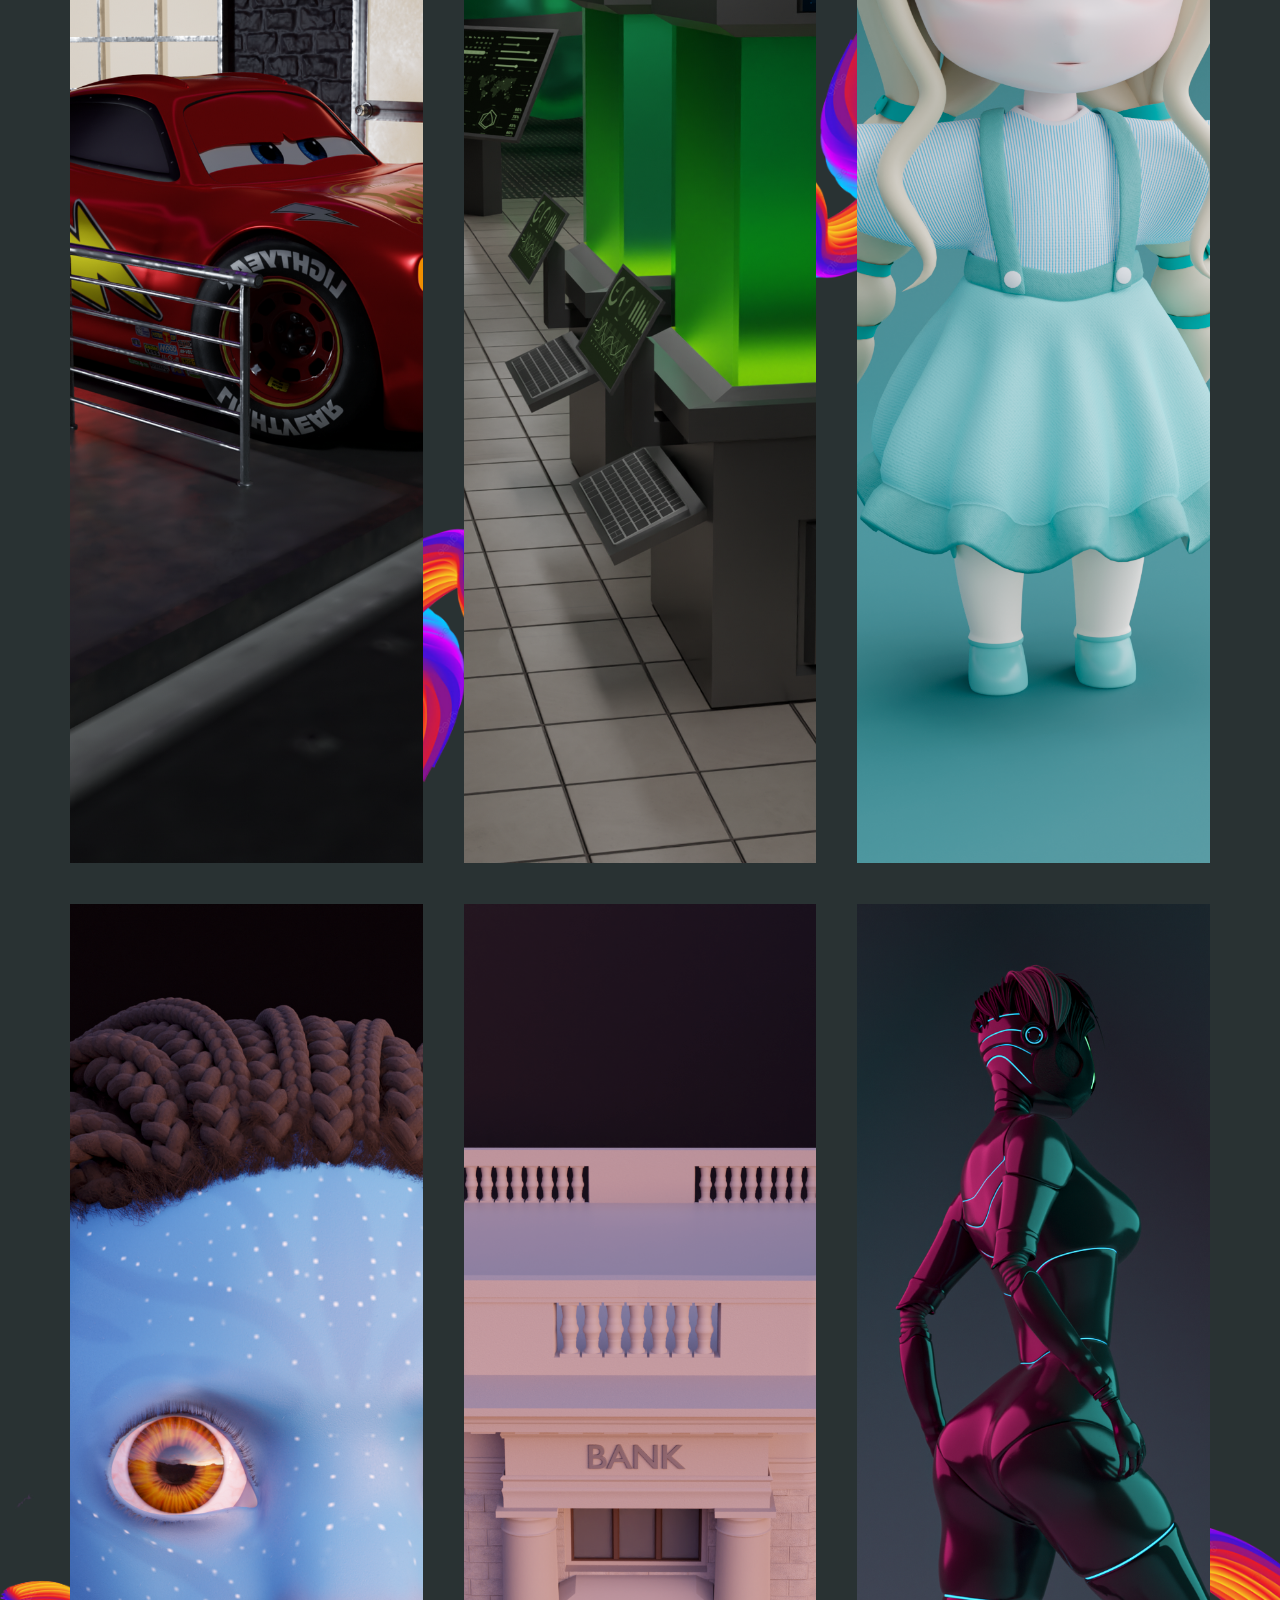
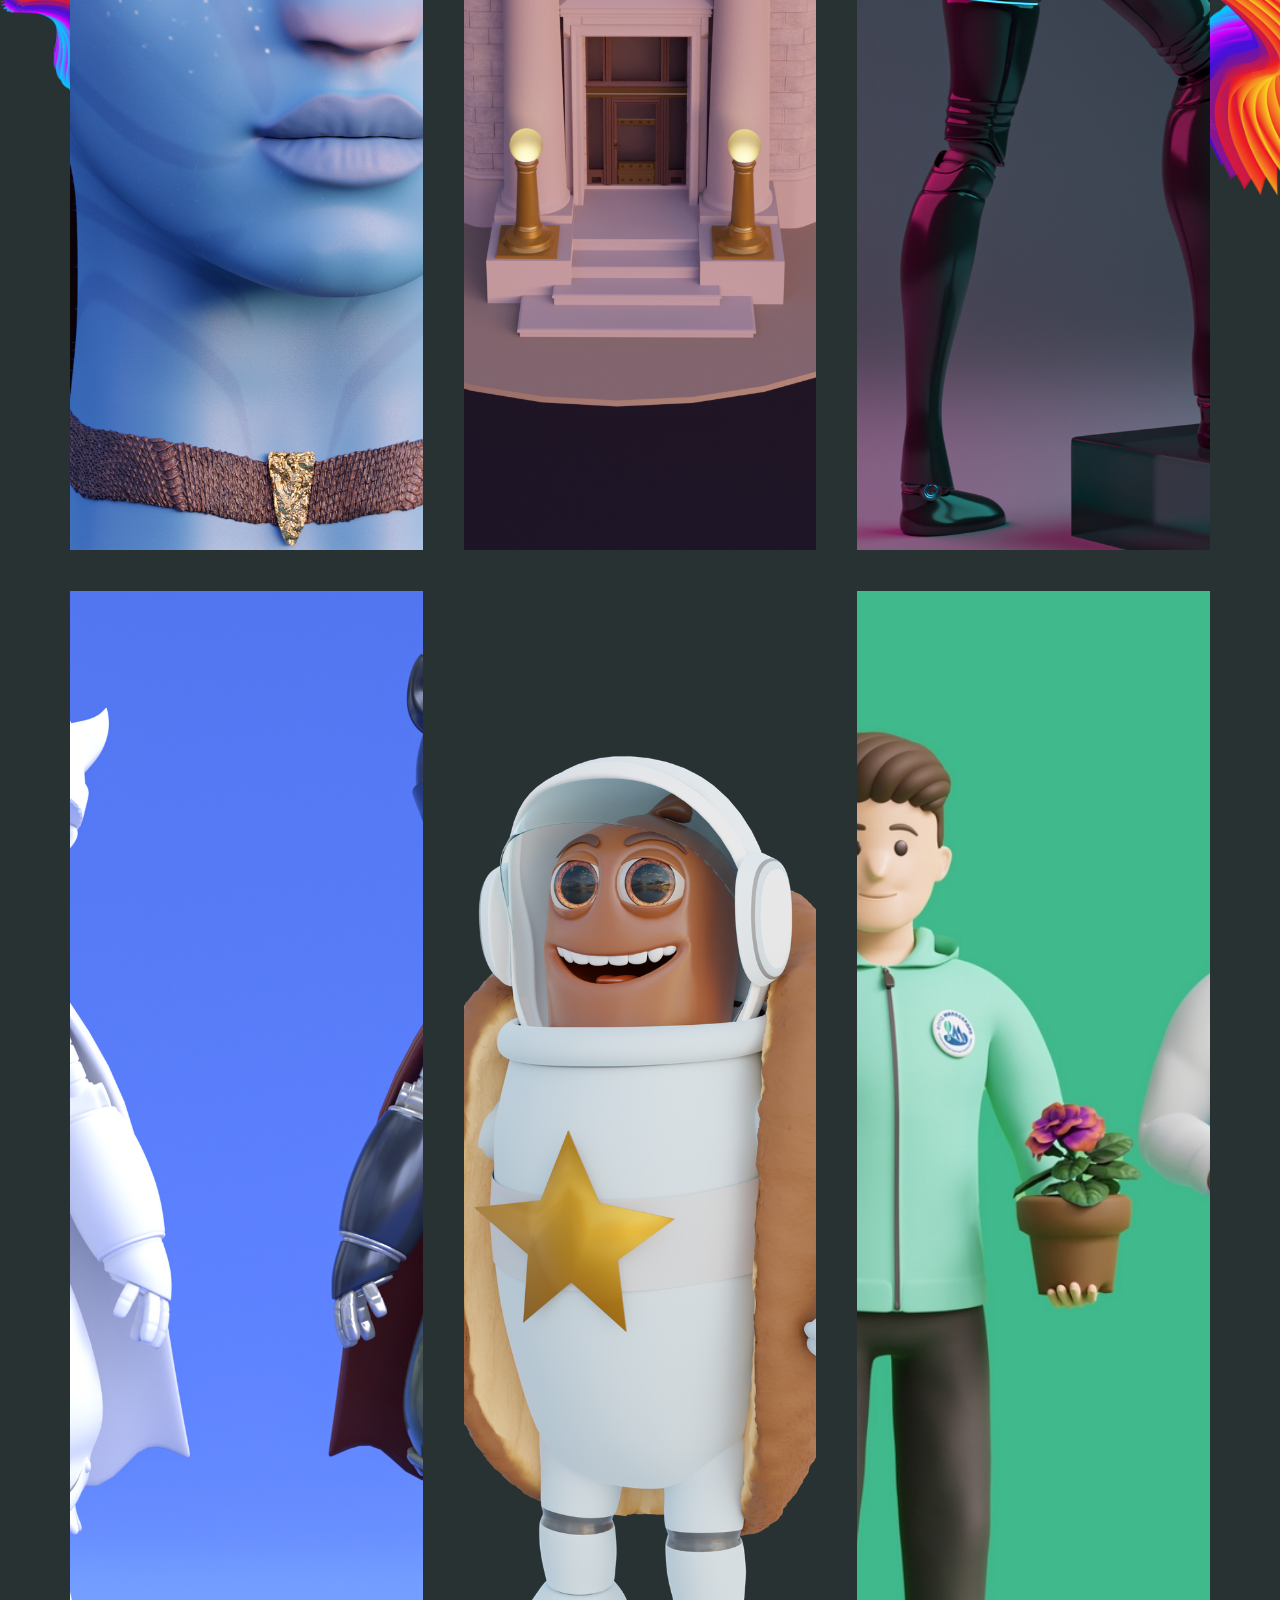
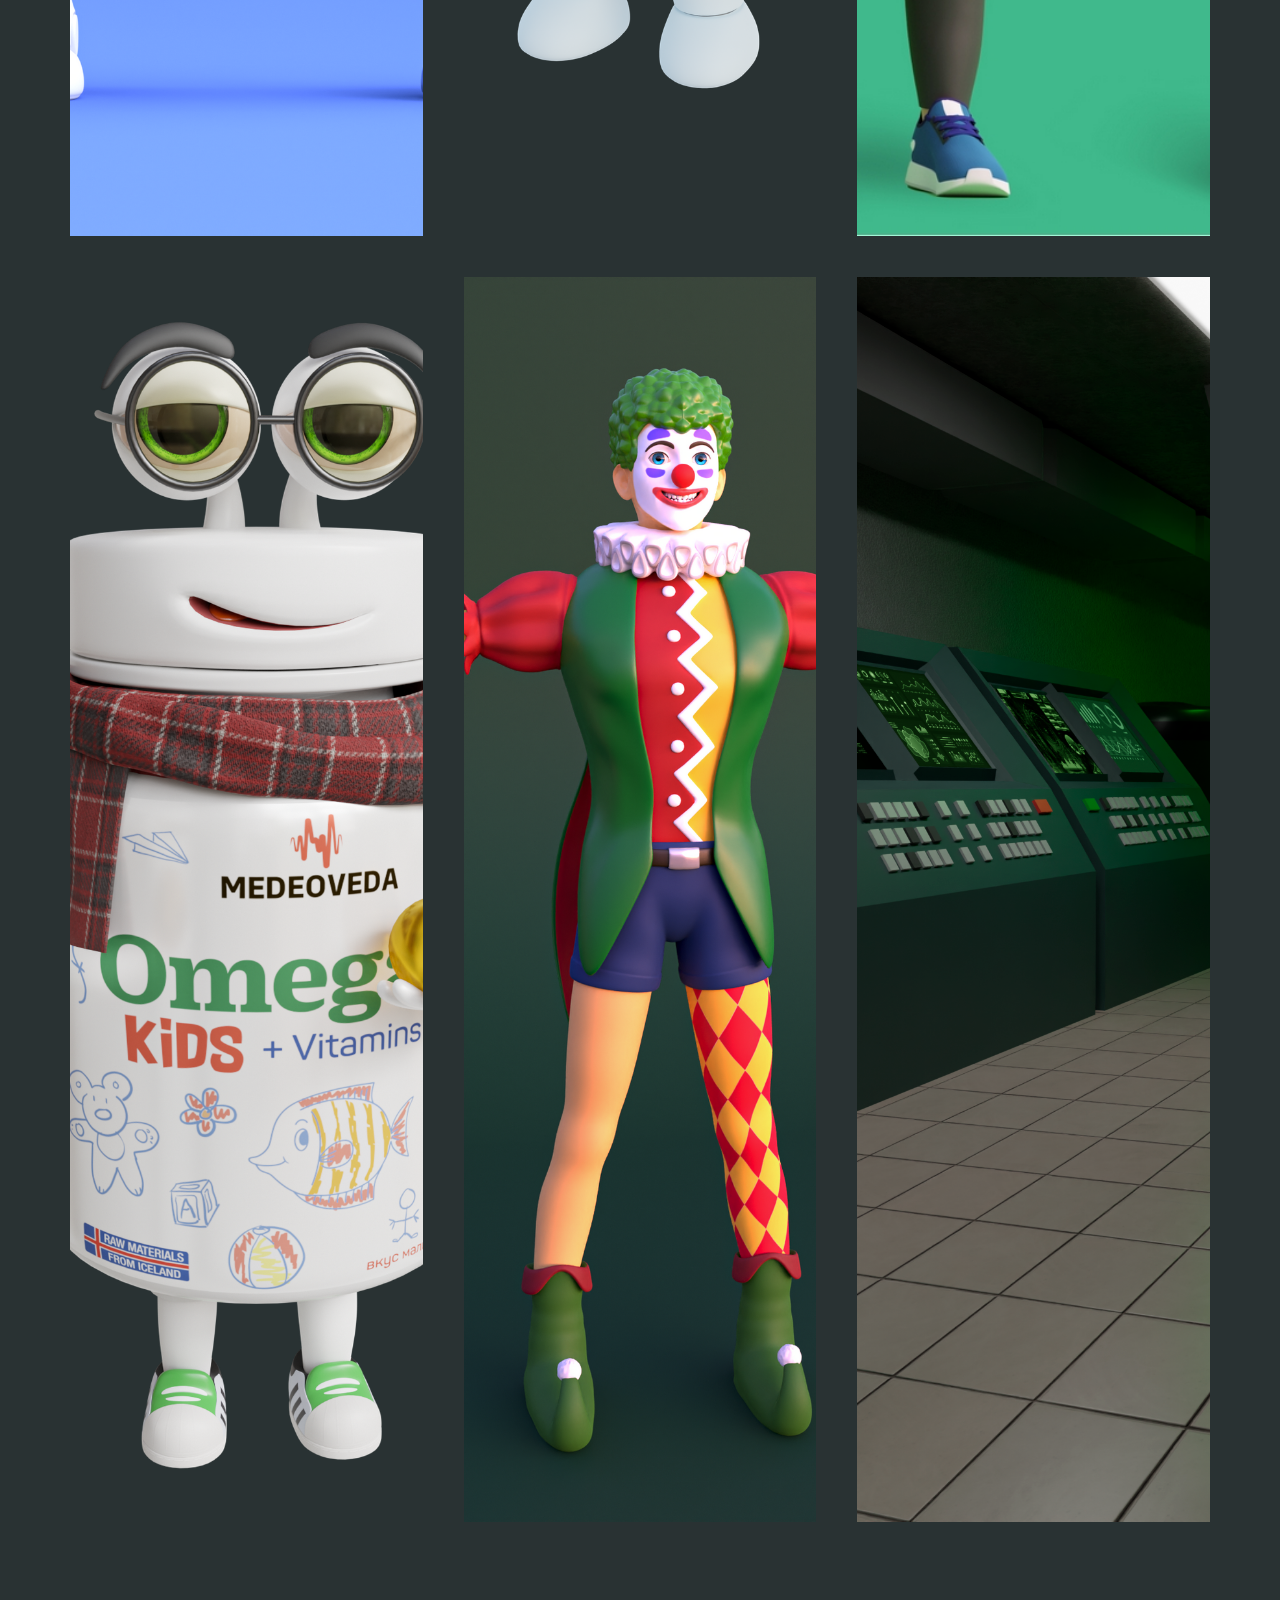
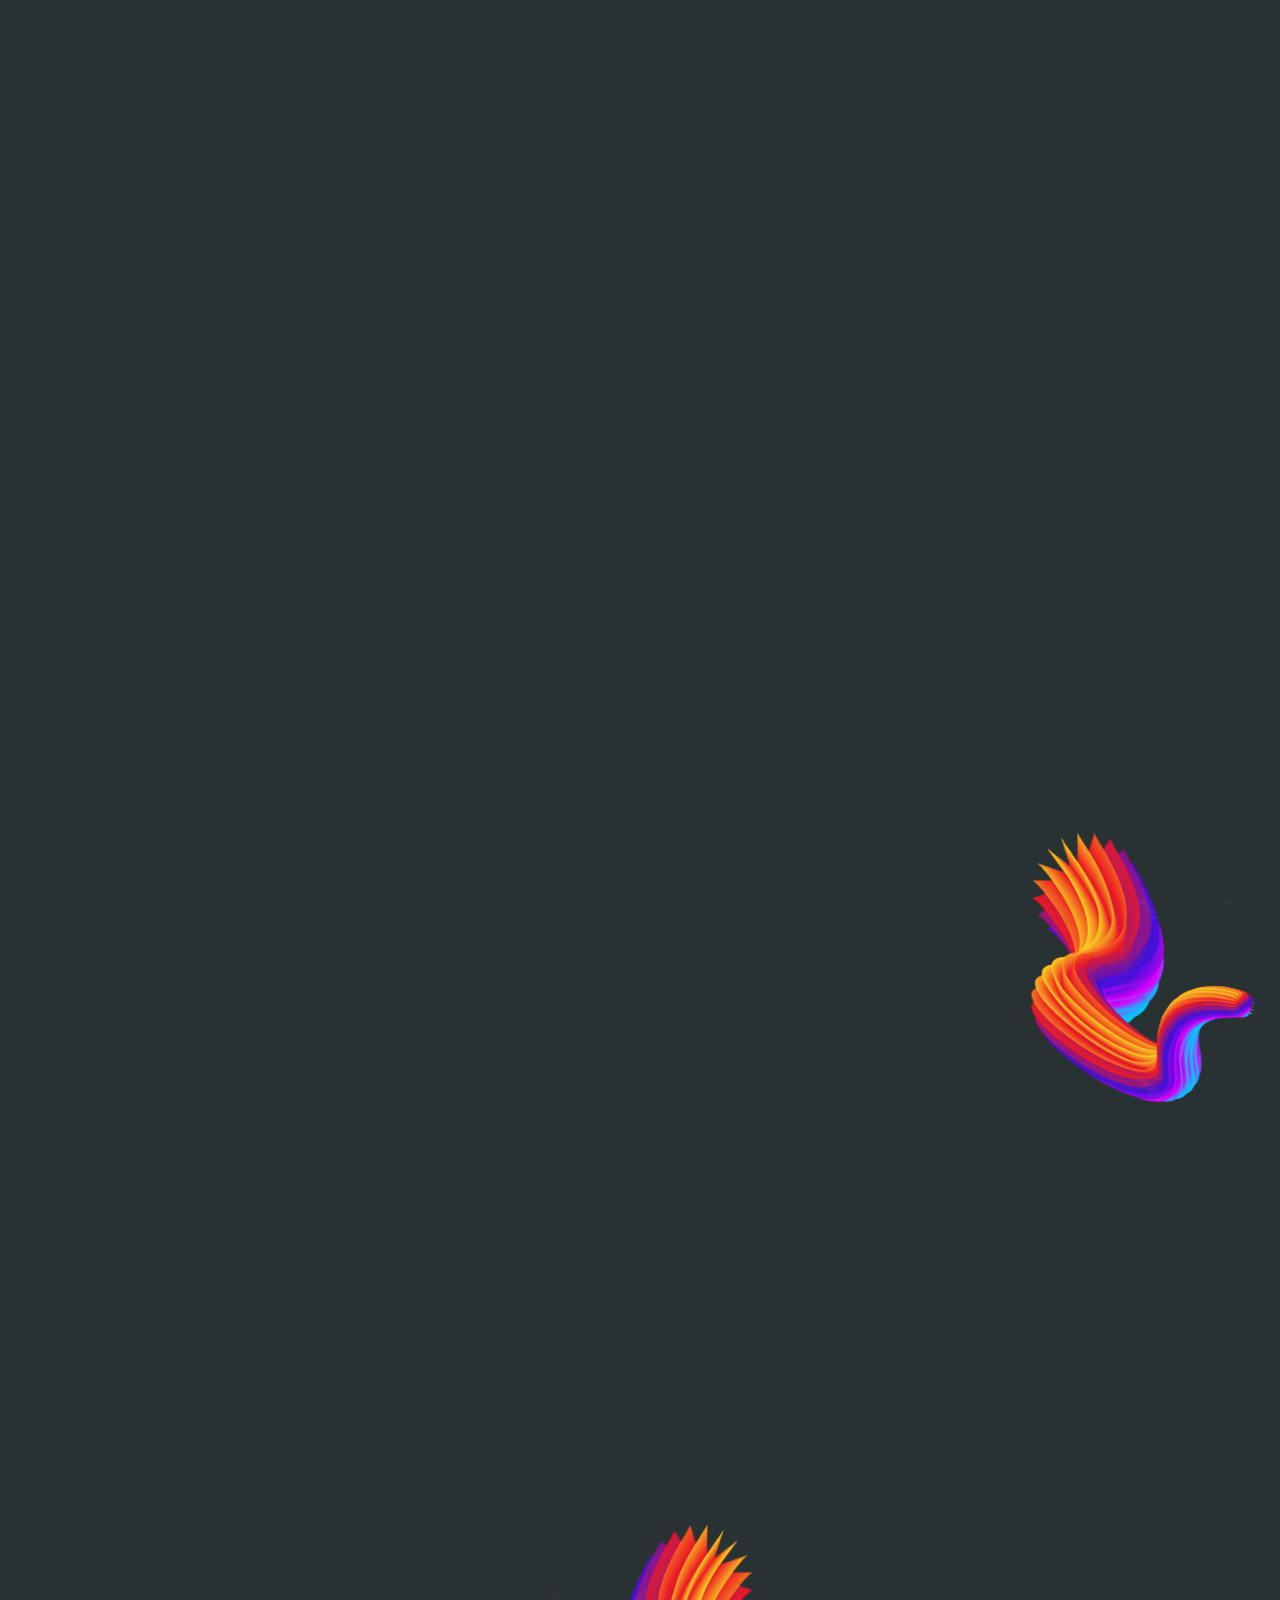
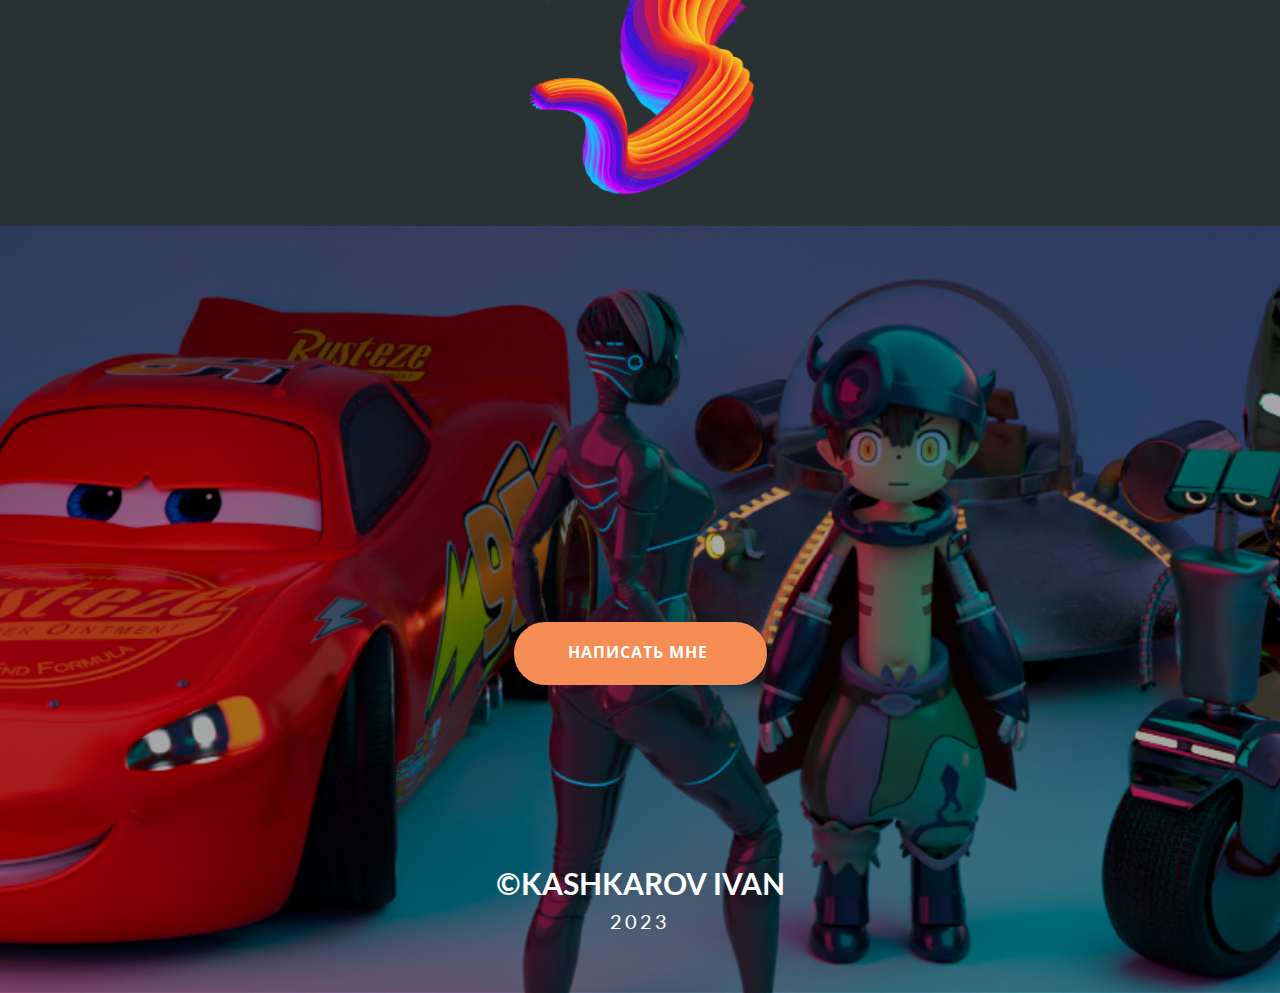
<file: Главная.html>
<!DOCTYPE html>
<html style="font-size: 16px;" lang="ru"><head>
    <meta name="viewport" content="width=device-width, initial-scale=1.0">
    <meta charset="utf-8">
    <meta name="keywords" content="​Wonderful tours, ​Backpacking Trips, ​Small group travel that&amp;apos;s good all over, ​Enjoy the perfect blend of adventure tours, ​Your adventure starts here, Tours Nature &amp;amp; Wildlife, Get in touch">
    <meta name="description" content="">
    <title>Главная</title>
    <link rel="stylesheet" href="nicepage.css" media="screen">
<link rel="stylesheet" href="Главная.css" media="screen">
    <script class="u-script" type="text/javascript" src="jquery.js" defer=""></script>
    <script class="u-script" type="text/javascript" src="nicepage.js" defer=""></script>
    <meta name="generator" content="Nicepage 5.14.1, nicepage.com">
    <link id="u-theme-google-font" rel="stylesheet" href="https://fonts.googleapis.com/css?family=Lato:100,100i,300,300i,400,400i,700,700i,900,900i|Open+Sans:300,300i,400,400i,500,500i,600,600i,700,700i,800,800i">
    <link id="u-page-google-font" rel="stylesheet" href="https://fonts.googleapis.com/css?family=Lato:100,100i,300,300i,400,400i,700,700i,900,900i|Roboto:100,100i,300,300i,400,400i,500,500i,700,700i,900,900i|Lato:100,100i,300,300i,400,400i,700,700i,900,900i|Merriweather:300,300i,400,400i,700,700i,900,900i">
    
    
    
    
    
    
    
    
    
    
    
    
    
    
    
    
    
    
    
    
    <script type="application/ld+json">{
		"@context": "http://schema.org",
		"@type": "Organization",
		"name": ""
}</script>
    <meta name="theme-color" content="#478ac9">
    <meta property="og:title" content="Главная">
    <meta property="og:type" content="website">
  <meta data-intl-tel-input-cdn-path="intlTelInput/"></head>
  <body class="u-body u-xl-mode" data-lang="ru">
    <section class="u-align-center u-clearfix u-image u-shading u-section-1" id="carousel_790c" data-image-width="1400" data-image-height="500">
      <div class="u-clearfix u-sheet u-sheet-1">
        <h4 class="u-align-center u-text u-text-default u-text-1">Иван Кашкаров</h4>
        <h1 class="u-align-center u-text u-text-2"> 3D моделирование</h1>
        <h3 class="u-align-center u-text u-text-body-alt-color u-text-3"> На заказ </h3>
        <a href="https://t.me/Irishman09" class="u-align-center u-border-2 u-border-grey-25 u-btn u-btn-round u-button-style u-hover-grey-40 u-none u-radius-34 u-text-grey-5 u-text-hover-grey-5 u-btn-1" data-animation-name="customAnimationIn" data-animation-duration="250" data-animation-delay="0" target="_blank">Написать мне</a>
      </div>
    </section>
    <section class="u-align-center u-clearfix u-grey-75 u-section-2" id="carousel_5369">
      <div class="u-clearfix u-sheet u-sheet-1">
        <img class="u-image u-image-contain u-image-default u-image-1" src="images/image-PhotoRoom.png-PhotoRoom.png" alt="" data-image-width="674" data-image-height="675">
        <img class="u-flip-horizontal u-hover-feature u-image u-image-contain u-image-default u-image-2" src="images/image-PhotoRoom.png-PhotoRoom.png" alt="" data-image-width="674" data-image-height="675">
        <div class="u-layout-grid u-list u-list-1">
          <div class="u-repeater u-repeater-1">
            <div class="u-align-center u-border-5 u-border-palette-3-base u-container-style u-list-item u-palette-5-dark-3 u-radius-32 u-repeater-item u-shape-round u-list-item-1">
              <div class="u-container-layout u-similar-container u-container-layout-1"><span class="u-file-icon u-icon u-text-palette-3-base u-icon-1"><img src="images/686589-ab6ce412.png" alt=""></span>
                <h4 class="u-text u-text-1">3D gamedev моделирование</h4>
                <p class="u-text u-text-2">От 1000 руб.</p>
              </div>
            </div>
            <div class="u-align-center u-border-5 u-border-palette-3-base u-container-style u-list-item u-palette-5-dark-3 u-radius-32 u-repeater-item u-shape-round u-video-cover u-list-item-2">
              <div class="u-container-layout u-similar-container u-container-layout-2"><span class="u-file-icon u-icon u-text-palette-3-base u-icon-2"><img src="images/6020006-3a2822e9.png" alt=""></span>
                <h4 class="u-text u-text-3">Разработка персонажей</h4>
                <p class="u-text u-text-4"> От 1000 руб.</p>
              </div>
            </div>
            <div class="u-align-center u-border-5 u-border-palette-3-base u-container-style u-list-item u-palette-5-dark-3 u-radius-32 u-repeater-item u-shape-round u-video-cover u-list-item-3">
              <div class="u-container-layout u-similar-container u-container-layout-3"><span class="u-file-icon u-icon u-text-palette-3-base u-icon-3"><img src="images/3808207-1771200f.png" alt=""></span>
                <h4 class="u-text u-text-5">Окружение и строения</h4>
                <p class="u-text u-text-6"> От 1000 руб.</p>
              </div>
            </div>
            <div class="u-align-center u-border-5 u-border-palette-3-base u-container-style u-list-item u-palette-5-dark-3 u-radius-32 u-repeater-item u-shape-round u-video-cover u-list-item-4">
              <div class="u-container-layout u-similar-container u-container-layout-4"><span class="u-file-icon u-icon u-text-palette-3-base u-icon-4"><img src="images/1236860-6b96e1af.png" alt=""></span>
                <h4 class="u-text u-text-7">Логотипы и маскоты</h4>
                <p class="u-text u-text-8"> От 1000 руб.</p>
              </div>
            </div>
          </div>
        </div>
      </div>
      
    </section>
    <section class="u-align-center u-clearfix u-palette-5-dark-3 u-valign-top-sm u-valign-top-xs u-section-3" id="carousel_d5d9">
      <div class="u-container-style u-expanded-width-lg u-expanded-width-xl u-group u-palette-5-dark-3 u-shape-rectangle u-group-1">
        <div class="u-container-layout u-valign-top-xl u-container-layout-1">
          <div class="u-align-center u-container-style u-expanded-width u-group u-shape-rectangle u-group-2">
            <div class="u-container-layout u-valign-middle-sm u-valign-middle-xs">
              <h2 class="u-text u-text-body-alt-color u-text-default u-text-1"> Мои раб​о​ты</h2>
            </div>
          </div>
          <img class="u-flip-horizontal u-image u-image-contain u-image-default u-image-1" src="images/image-PhotoRoom.png-PhotoRoom.png" alt="" data-image-width="674" data-image-height="675">
        </div>
      </div>
      <img class="u-image u-image-contain u-image-default u-image-2" src="images/image-PhotoRoom.png-PhotoRoom.png" alt="" data-image-width="674" data-image-height="675">
      <img class="u-flip-horizontal u-flip-vertical u-image u-image-contain u-image-default u-image-3" src="images/image-PhotoRoom.png-PhotoRoom.png" alt="" data-image-width="674" data-image-height="675">
      <img class="u-image u-image-contain u-image-default u-image-4" src="images/image-PhotoRoom.png-PhotoRoom.png" alt="" data-image-width="674" data-image-height="675">
      <img class="u-flip-vertical u-image u-image-contain u-image-default u-image-5" src="images/image-PhotoRoom.png-PhotoRoom.png" alt="" data-image-width="674" data-image-height="675">
      <div class="u-gallery u-layout-grid u-lightbox u-show-text-on-hover u-gallery-1">
        <div class="u-gallery-inner u-gallery-inner-1">
          <div class="u-dialog-link u-effect-fade u-effect-hover-zoom u-gallery-item u-shape-rectangle" data-href="#sec-58e2">
            <div class="u-back-slide" data-image-width="2000" data-image-height="2000">
              <img class="u-back-image u-expanded" src="images/bc74dada-f95d-67df-9813-ee1d5cc52215.png">
            </div>
            <div class="u-over-slide u-over-slide-1"></div>
          </div>
          <div class="u-dialog-link u-effect-fade u-effect-hover-zoom u-gallery-item u-shape-rectangle" data-href="#sec-7210">
            <div class="u-back-slide" data-image-width="2000" data-image-height="2000">
              <img class="u-back-image u-expanded" src="images/311.png">
            </div>
            <div class="u-over-slide u-over-slide-2"></div>
          </div>
          <div class="u-dialog-link u-effect-fade u-effect-hover-zoom u-gallery-item u-shape-rectangle" data-href="#sec-c575">
            <div class="u-back-slide" data-image-width="2000" data-image-height="2000">
              <img class="u-back-image u-expanded" src="images/2.png">
            </div>
            <div class="u-over-slide u-over-slide-3"></div>
          </div>
          <div class="u-dialog-link u-effect-fade u-effect-hover-zoom u-gallery-item u-shape-rectangle" data-href="#sec-6a7d">
            <div class="u-back-slide" data-image-width="2000" data-image-height="2000">
              <img class="u-back-image u-expanded" src="images/abba47c7-0105-613e-7267-2a80ba917716.png">
            </div>
            <div class="u-over-slide u-over-slide-4"></div>
          </div>
          <div class="u-dialog-link u-effect-fade u-effect-hover-zoom u-gallery-item u-shape-rectangle" data-href="#sec-7ef1">
            <div class="u-back-slide" data-image-width="2000" data-image-height="2000">
              <img class="u-back-image u-expanded" src="images/33.png">
            </div>
            <div class="u-over-slide u-over-slide-5"></div>
          </div>
          <div class="u-dialog-link u-effect-fade u-effect-hover-zoom u-gallery-item u-shape-rectangle" data-href="#sec-0a46">
            <div class="u-back-slide" data-image-width="2000" data-image-height="2000">
              <img class="u-back-image u-expanded" src="images/de77ec2b-aeac-4570-e43e-d2e36220f080.png">
            </div>
            <div class="u-over-slide u-over-slide-6"></div>
          </div>
          <div class="u-dialog-link u-effect-fade u-effect-hover-zoom u-gallery-item u-shape-rectangle" data-href="#sec-dc40">
            <div class="u-back-slide" data-image-width="2000" data-image-height="2000">
              <img class="u-back-image u-expanded" src="images/0888126e-efac-07e1-ee5c-79f8873d850a.png">
            </div>
            <div class="u-over-slide u-over-slide-7"></div>
          </div>
          <div class="u-dialog-link u-effect-fade u-effect-hover-zoom u-gallery-item u-shape-rectangle" data-href="#sec-c7a6">
            <div class="u-back-slide" data-image-width="4000" data-image-height="4000">
              <img class="u-back-image u-expanded" src="images/1.png">
            </div>
            <div class="u-over-slide u-over-slide-8"></div>
          </div>
          <div class="u-dialog-link u-effect-fade u-effect-hover-zoom u-gallery-item u-shape-rectangle" data-href="#sec-bdf6">
            <div class="u-back-slide" data-image-width="2881" data-image-height="1621">
              <img class="u-back-image u-expanded" src="images/d392d035-c04f-411d-96de-f4ae367a60f3.jpg">
            </div>
            <div class="u-over-slide u-over-slide-9"></div>
          </div>
          <div class="u-dialog-link u-effect-fade u-effect-hover-zoom u-gallery-item u-shape-rectangle" data-href="#sec-effa">
            <div class="u-back-slide" data-image-width="2000" data-image-height="2000">
              <img class="u-back-image u-expanded" src="images/3.png">
            </div>
            <div class="u-over-slide u-over-slide-10"></div>
          </div>
          <div class="u-dialog-link u-effect-fade u-effect-hover-zoom u-gallery-item u-shape-rectangle" data-href="#sec-2e6f">
            <div class="u-back-slide" data-image-width="2000" data-image-height="2000">
              <img class="u-back-image u-expanded" src="images/1a3285fd-398d-19e7-114a-78841958f843..png">
            </div>
            <div class="u-over-slide u-over-slide-11"></div>
          </div>
          <div class="u-dialog-link u-effect-fade u-effect-hover-zoom u-gallery-item u-shape-rectangle" data-href="#sec-b26a">
            <div class="u-back-slide" data-image-width="2000" data-image-height="2000">
              <img class="u-back-image u-expanded" src="images/222.png">
            </div>
            <div class="u-over-slide u-over-slide-12"></div>
          </div>
        </div>
      </div>
    </section>
    <section class="u-clearfix u-palette-5-dark-3 u-section-4" id="carousel_3d89">
      <div class="u-clearfix u-sheet u-valign-middle-md u-valign-middle-sm u-valign-middle-xs u-sheet-1">
        <div class="u-align-center u-container-style u-expanded-width-xs u-group u-shape-rectangle u-group-1" data-animation-name="customAnimationIn" data-animation-duration="500" data-animation-delay="250">
          <div class="u-container-layout u-container-layout-1">
            <h2 class="u-align-center u-text u-text-1">Благодарные клие​нты</h2>
            <div class="u-carousel u-expanded-width-xs u-gallery u-gallery-slider u-layout-carousel u-lightbox u-no-transition u-show-text-on-hover u-gallery-1" id="carousel-408b" data-interval="5000" data-u-ride="carousel">
              <ol class="u-absolute-hcenter u-carousel-indicators u-hidden u-carousel-indicators-1">
                <li data-u-target="#carousel-408b" data-u-slide-to="0" class="u-active u-grey-70 u-shape-circle" style="width: 10px; height: 10px;"></li>
                <li data-u-target="#carousel-408b" data-u-slide-to="1" class="u-grey-70 u-shape-circle" style="width: 10px; height: 10px;"></li>
                <li data-u-target="#carousel-408b" data-u-slide-to="2" class="u-grey-70 u-shape-circle" style="width: 10px; height: 10px;"></li>
                <li data-u-target="#carousel-408b" data-u-slide-to="3" class="u-grey-70 u-shape-circle" style="width: 10px; height: 10px;"></li>
                <li data-u-target="#carousel-408b" data-u-slide-to="4" class="u-grey-70 u-shape-circle" style="width: 10px; height: 10px;"></li>
                <li data-u-target="#carousel-408b" data-u-slide-to="5" class="u-grey-70 u-shape-circle" style="width: 10px; height: 10px;"></li>
                <li data-u-target="#carousel-408b" data-u-slide-to="6" class="u-grey-70 u-shape-circle" style="width: 10px; height: 10px;"></li>
                <li data-u-target="#carousel-408b" data-u-slide-to="7" class="u-grey-70 u-shape-circle" style="width: 10px; height: 10px;"></li>
              </ol>
              <div class="u-carousel-inner u-gallery-inner" role="listbox">
                <div class="u-active u-carousel-item u-effect-fade u-gallery-item u-carousel-item-1">
                  <div class="u-back-slide" data-image-width="660" data-image-height="181">
                    <img class="u-back-image u-expanded u-image-contain" src="images/photo_2023-08-04_00-56-48.jpg">
                  </div>
                  <div class="u-align-center u-over-slide u-valign-bottom u-over-slide-1">
                    <h3 class="u-gallery-heading"></h3>
                    <p class="u-gallery-text"></p>
                  </div>
                </div>
                <div class="u-carousel-item u-effect-fade u-gallery-item u-carousel-item-2">
                  <div class="u-back-slide" data-image-width="660" data-image-height="147">
                    <img class="u-back-image u-expanded u-image-contain" src="images/photo_2023-08-04_00-55-58.jpg" alt="">
                  </div>
                  <div class="u-align-center u-over-slide u-valign-bottom u-over-slide-2"></div>
                </div>
                <div class="u-carousel-item u-effect-fade u-gallery-item u-carousel-item-3" data-image-width="663" data-image-height="313">
                  <div class="u-back-slide">
                    <img class="u-back-image u-expanded" src="images/photo_2023-08-04_00-56-20.jpg">
                  </div>
                  <div class="u-align-center u-over-slide u-valign-bottom u-over-slide-3"></div>
                  <style data-mode="XL" data-visited="true"></style>
                  <style data-mode="LG"></style>
                  <style data-mode="MD" data-visited="true"></style>
                  <style data-mode="SM" data-visited="true"></style>
                  <style data-mode="XS" data-visited="true"></style>
                </div>
                <div class="u-carousel-item u-effect-fade u-gallery-item u-carousel-item-4" data-image-width="659" data-image-height="226">
                  <div class="u-back-slide">
                    <img class="u-back-image u-expanded u-image-contain" src="images/photo_2023-08-04_00-56-11.jpg">
                  </div>
                  <div class="u-align-center u-over-slide u-valign-bottom u-over-slide-4"></div>
                  <style data-mode="XL"></style>
                  <style data-mode="LG"></style>
                  <style data-mode="MD" data-visited="true"></style>
                  <style data-mode="SM" data-visited="true"></style>
                  <style data-mode="XS" data-visited="true"></style>
                </div>
                <div class="u-carousel-item u-effect-fade u-gallery-item u-carousel-item-5" data-image-width="660" data-image-height="164">
                  <div class="u-back-slide">
                    <img class="u-back-image u-expanded u-image-contain" src="images/photo_2023-08-04_00-56-29.jpg">
                  </div>
                  <div class="u-align-center u-over-slide u-valign-bottom u-over-slide-5"></div>
                  <style data-mode="XL"></style>
                  <style data-mode="LG"></style>
                  <style data-mode="MD" data-visited="true"></style>
                  <style data-mode="SM" data-visited="true"></style>
                  <style data-mode="XS" data-visited="true"></style>
                </div>
                <div class="u-carousel-item u-effect-fade u-gallery-item u-carousel-item-6" data-image-width="660" data-image-height="160">
                  <div class="u-back-slide">
                    <img class="u-back-image u-expanded u-image-contain" src="images/photo_2023-08-04_00-56-56.jpg">
                  </div>
                  <div class="u-align-center u-over-slide u-valign-bottom u-over-slide-6"></div>
                  <style data-mode="XL"></style>
                  <style data-mode="LG"></style>
                  <style data-mode="MD" data-visited="true"></style>
                  <style data-mode="SM" data-visited="true"></style>
                  <style data-mode="XS" data-visited="true"></style>
                </div>
                <div class="u-carousel-item u-effect-fade u-gallery-item u-carousel-item-7" data-image-width="660" data-image-height="160">
                  <div class="u-back-slide">
                    <img class="u-back-image u-expanded u-image-contain" src="images/photo_2023-08-04_00-56-56.jpg">
                  </div>
                  <div class="u-align-center u-over-slide u-valign-bottom u-over-slide-7"></div>
                  <style data-mode="XL"></style>
                  <style data-mode="LG"></style>
                  <style data-mode="MD" data-visited="true"></style>
                  <style data-mode="SM" data-visited="true"></style>
                  <style data-mode="XS" data-visited="true"></style>
                </div>
                <div class="u-carousel-item u-effect-fade u-gallery-item u-carousel-item-8" data-image-width="661" data-image-height="241">
                  <div class="u-back-slide">
                    <img class="u-back-image u-expanded u-image-contain" src="images/photo_2023-08-04_00-56-40.jpg">
                  </div>
                  <div class="u-align-center u-over-slide u-valign-bottom u-over-slide-8"></div>
                  <style data-mode="XL"></style>
                  <style data-mode="LG"></style>
                  <style data-mode="MD" data-visited="true"></style>
                  <style data-mode="SM" data-visited="true"></style>
                  <style data-mode="XS" data-visited="true"></style>
                </div>
              </div>
              <a class="u-absolute-vcenter u-carousel-control u-carousel-control-prev u-opacity u-opacity-70 u-spacing-10 u-text-body-color u-carousel-control-1" href="#carousel-408b" role="button" data-u-slide="prev">
                <span aria-hidden="true">
                  <svg viewBox="0 0 477.175 477.175"><path d="M145.188,238.575l215.5-215.5c5.3-5.3,5.3-13.8,0-19.1s-13.8-5.3-19.1,0l-225.1,225.1c-5.3,5.3-5.3,13.8,0,19.1l225.1,225
		c2.6,2.6,6.1,4,9.5,4s6.9-1.3,9.5-4c5.3-5.3,5.3-13.8,0-19.1L145.188,238.575z"></path></svg>
                </span>
                <span class="sr-only">
                  <svg viewBox="0 0 477.175 477.175"><path d="M145.188,238.575l215.5-215.5c5.3-5.3,5.3-13.8,0-19.1s-13.8-5.3-19.1,0l-225.1,225.1c-5.3,5.3-5.3,13.8,0,19.1l225.1,225
		c2.6,2.6,6.1,4,9.5,4s6.9-1.3,9.5-4c5.3-5.3,5.3-13.8,0-19.1L145.188,238.575z"></path></svg>
                </span>
              </a>
              <a class="u-absolute-vcenter u-carousel-control u-carousel-control-next u-opacity u-opacity-70 u-spacing-10 u-text-body-color u-carousel-control-2" href="#carousel-408b" role="button" data-u-slide="next">
                <span aria-hidden="true">
                  <svg viewBox="0 0 477.175 477.175"><path d="M360.731,229.075l-225.1-225.1c-5.3-5.3-13.8-5.3-19.1,0s-5.3,13.8,0,19.1l215.5,215.5l-215.5,215.5
		c-5.3,5.3-5.3,13.8,0,19.1c2.6,2.6,6.1,4,9.5,4c3.4,0,6.9-1.3,9.5-4l225.1-225.1C365.931,242.875,365.931,234.275,360.731,229.075z"></path></svg>
                </span>
                <span class="sr-only">
                  <svg viewBox="0 0 477.175 477.175"><path d="M360.731,229.075l-225.1-225.1c-5.3-5.3-13.8-5.3-19.1,0s-5.3,13.8,0,19.1l215.5,215.5l-215.5,215.5
		c-5.3,5.3-5.3,13.8,0,19.1c2.6,2.6,6.1,4,9.5,4c3.4,0,6.9-1.3,9.5-4l225.1-225.1C365.931,242.875,365.931,234.275,360.731,229.075z"></path></svg>
                </span>
              </a>
            </div>
          </div>
        </div>
      </div>
    </section>
    <section class="u-align-center u-clearfix u-palette-5-dark-3 u-section-5" id="carousel_fd2b">
      <div class="u-clearfix u-sheet u-valign-middle-md u-sheet-1">
        <h2 class="u-align-left u-text u-text-1" data-animation-name="customAnimationIn" data-animation-duration="1500"> Немного обо м<span style="font-size: 2.25rem;"></span>не
        </h2>
        <img class="u-image u-image-contain u-image-default u-image-1" src="images/image-PhotoRoom.png-PhotoRoom.png" alt="" data-image-width="674" data-image-height="675">
        <img class="u-flip-horizontal u-image u-image-contain u-image-default u-image-2" src="images/image-PhotoRoom.png-PhotoRoom.png" alt="" data-image-width="674" data-image-height="675">
        <div class="u-clearfix u-expanded-width-sm u-expanded-width-xs u-gutter-88 u-layout-wrap u-layout-wrap-1">
          <div class="u-gutter-0 u-layout">
            <div class="u-layout-row">
              <div class="u-align-justify u-container-style u-layout-cell u-radius-50 u-shape-round u-size-28 u-white u-layout-cell-1" data-animation-name="customAnimationIn" data-animation-duration="1500" data-animation-delay="500">
                <div class="u-container-layout u-valign-bottom-md u-valign-bottom-sm u-valign-bottom-xs u-container-layout-1">
                  <p class="u-align-left u-custom-font u-font-merriweather u-text u-text-default u-text-2">
                    <span style="font-weight: 700;">Привет! </span>Меня зовут Иван, занимаюсь 3D моделированием уже около (3 лет), работаю в программе  Blender. В какой то момент я решил изучить 3д моделирование и понял, что попал в свою стихию. В основном занимаюсь созданием персонажей для компаний или личного пользования, а так же делаю окружение, модели, объекты для мобильных и пк игр. Последнее время, мы часто замечаем как 3д все больше заполоняет рынок, если хотите  выделить свою компанию, подумайте над созданием запоминающего персонажа под нее. Работаю в основном быстро и к оговоренному сроку, за частую получается раньше)
                  </p>
                  <a href="https://t.me/Irishman09" class="u-active-palette-5-dark-3 u-align-left u-border-2 u-border-active-palette-5-dark-3 u-border-hover-palette-5-dark-3 u-border-palette-3-base u-btn u-btn-round u-button-style u-hover-palette-5-dark-3 u-none u-radius-50 u-text-active-white u-text-hover-white u-btn-1" data-animation-name="" data-animation-duration="0" data-animation-delay="0" data-animation-direction="" target="_blank">Узнать больше</a>
                </div>
              </div>
              <div class="u-container-style u-image u-image-default u-layout-cell u-shading u-size-32 u-image-3" data-animation-name="customAnimationIn" data-animation-duration="250" data-animation-delay="500" data-image-width="720" data-image-height="1280">
                <div class="u-container-layout u-container-layout-2"></div>
              </div>
            </div>
          </div>
        </div>
      </div>
    </section>
    <section class="u-align-left u-clearfix u-image u-shading u-section-6" id="carousel_4c00" data-image-width="1400" data-image-height="500">
      <div class="u-clearfix u-sheet u-sheet-1">
        <a href="https://t.me/Irishman09" class="u-active-palette-5-dark-3 u-align-left u-border-2 u-border-active-palette-5-dark-3 u-border-hover-palette-5-dark-3 u-border-palette-3-base u-btn u-btn-round u-button-style u-hover-palette-5-dark-3 u-palette-3-base u-radius-50 u-text-active-white u-text-hover-white u-btn-1" data-animation-name="" data-animation-duration="0" data-animation-delay="0" data-animation-direction="" target="_blank">Написать мне&nbsp;</a>
        <h2 class="u-text u-text-default u-text-1"><b>©KASHKAROV IVAN</b>
        </h2>
        <h4 class="u-text u-text-default u-text-2">2023</h4>
      </div>
    </section>
    
    
    
    
    
    
    
    
    
    
    
    
    
    
    
    
  <section class="u-align-center u-clearfix u-container-style u-dialog-block u-opacity u-opacity-70 u-valign-middle u-dialog-section-10" id="sec-58e2" data-dialog-show-on="click">
      <div class="u-align-center u-container-style u-dialog u-hidden-sm u-hidden-xs u-shape-rectangle u-dialog-1">
        <div class="u-container-layout u-valign-top u-container-layout-1">
          <div class="u-carousel u-expanded-width u-gallery u-gallery-slider u-hidden-sm u-hidden-xs u-layout-carousel u-lightbox u-no-transition u-show-text-on-hover u-gallery-1" data-interval="5000" data-u-ride="carousel" id="carousel-9c89">
            <ol class="u-absolute-hcenter u-carousel-indicators u-carousel-indicators-1">
              <li data-u-target="#carousel-9c89" data-u-slide-to="0" class="u-active u-grey-70 u-shape-circle" style="width: 10px; height: 10px;"></li>
              <li data-u-target="#carousel-9c89" data-u-slide-to="1" class="u-grey-70 u-shape-circle" style="width: 10px; height: 10px;"></li>
              <li data-u-target="#carousel-9c89" data-u-slide-to="2" class="u-grey-70 u-shape-circle" style="width: 10px; height: 10px;"></li>
              <li data-u-target="#carousel-9c89" data-u-slide-to="3" class="u-grey-70 u-shape-circle" style="width: 10px; height: 10px;"></li>
            </ol>
            <div class="u-carousel-inner u-gallery-inner" role="listbox">
              <div class="u-active u-carousel-item u-effect-fade u-gallery-item u-carousel-item-1">
                <div class="u-back-slide" data-image-width="2000" data-image-height="2000">
                  <img class="u-back-image u-expanded" src="images/331.png">
                </div>
                <div class="u-align-center u-over-slide u-valign-bottom u-over-slide-1"></div>
              </div>
              <div class="u-carousel-item u-effect-fade u-gallery-item u-carousel-item-2">
                <div class="u-back-slide" data-image-width="2000" data-image-height="2000">
                  <img class="u-back-image u-expanded u-back-image-2" src="images/66.png">
                </div>
                <div class="u-align-center u-over-slide u-valign-bottom u-over-slide-2"></div>
              </div>
              <div class="u-carousel-item u-effect-fade u-gallery-item u-carousel-item-3" data-image-width="2000" data-image-height="2000">
                <div class="u-back-slide">
                  <img class="u-back-image u-expanded" src="images/bc74dada-f95d-67df-9813-ee1d5cc52215.png">
                </div>
                <div class="u-align-center u-over-slide u-valign-bottom u-over-slide-3"></div>
                <style data-mode="XL" data-visited="true"></style>
                <style data-mode="LG"></style>
                <style data-mode="MD"></style>
                <style data-mode="SM" data-visited="true"></style>
                <style data-mode="XS" data-visited="true"></style>
              </div>
              <div class="u-carousel-item u-effect-fade u-gallery-item u-carousel-item-4" data-image-width="2000" data-image-height="2000">
                <div class="u-back-slide">
                  <img class="u-back-image u-expanded u-back-image-4" src="images/13.png">
                </div>
                <div class="u-align-center u-over-slide u-valign-bottom u-over-slide-4"></div>
                <style data-mode="XL"></style>
                <style data-mode="LG"></style>
                <style data-mode="MD"></style>
                <style data-mode="SM" data-visited="true"></style>
                <style data-mode="XS" data-visited="true"></style>
              </div>
            </div>
            <a class="u-absolute-vcenter u-carousel-control u-carousel-control-prev u-grey-70 u-icon-circle u-opacity u-opacity-70 u-spacing-10 u-text-white u-carousel-control-1" href="#carousel-9c89" role="button" data-u-slide="prev">
              <span aria-hidden="true">
                <svg viewBox="0 0 451.847 451.847"><path d="M97.141,225.92c0-8.095,3.091-16.192,9.259-22.366L300.689,9.27c12.359-12.359,32.397-12.359,44.751,0
c12.354,12.354,12.354,32.388,0,44.748L173.525,225.92l171.903,171.909c12.354,12.354,12.354,32.391,0,44.744
c-12.354,12.365-32.386,12.365-44.745,0l-194.29-194.281C100.226,242.115,97.141,234.018,97.141,225.92z"></path></svg>
              </span>
              <span class="sr-only">
                <svg viewBox="0 0 451.847 451.847"><path d="M97.141,225.92c0-8.095,3.091-16.192,9.259-22.366L300.689,9.27c12.359-12.359,32.397-12.359,44.751,0
c12.354,12.354,12.354,32.388,0,44.748L173.525,225.92l171.903,171.909c12.354,12.354,12.354,32.391,0,44.744
c-12.354,12.365-32.386,12.365-44.745,0l-194.29-194.281C100.226,242.115,97.141,234.018,97.141,225.92z"></path></svg>
              </span>
            </a>
            <a class="u-absolute-vcenter u-carousel-control u-carousel-control-next u-grey-70 u-icon-circle u-opacity u-opacity-70 u-spacing-10 u-text-white u-carousel-control-2" href="#carousel-9c89" role="button" data-u-slide="next">
              <span aria-hidden="true">
                <svg viewBox="0 0 451.846 451.847"><path d="M345.441,248.292L151.154,442.573c-12.359,12.365-32.397,12.365-44.75,0c-12.354-12.354-12.354-32.391,0-44.744
L278.318,225.92L106.409,54.017c-12.354-12.359-12.354-32.394,0-44.748c12.354-12.359,32.391-12.359,44.75,0l194.287,194.284
c6.177,6.18,9.262,14.271,9.262,22.366C354.708,234.018,351.617,242.115,345.441,248.292z"></path></svg>
              </span>
              <span class="sr-only">
                <svg viewBox="0 0 451.846 451.847"><path d="M345.441,248.292L151.154,442.573c-12.359,12.365-32.397,12.365-44.75,0c-12.354-12.354-12.354-32.391,0-44.744
L278.318,225.92L106.409,54.017c-12.354-12.359-12.354-32.394,0-44.748c12.354-12.359,32.391-12.359,44.75,0l194.287,194.284
c6.177,6.18,9.262,14.271,9.262,22.366C354.708,234.018,351.617,242.115,345.441,248.292z"></path></svg>
              </span>
            </a>
          </div>
        </div><button class="u-dialog-close-button u-icon u-text-grey-50 u-icon-1"><svg class="u-svg-link" preserveAspectRatio="xMidYMin slice" viewBox="0 0 413.348 413.348" style=""><use xmlns:xlink="http://www.w3.org/1999/xlink" xlink:href="#svg-5801"></use></svg><svg xmlns="http://www.w3.org/2000/svg" xmlns:xlink="http://www.w3.org/1999/xlink" version="1.1" xml:space="preserve" class="u-svg-content" viewBox="0 0 413.348 413.348" id="svg-5801"><path d="m413.348 24.354-24.354-24.354-182.32 182.32-182.32-182.32-24.354 24.354 182.32 182.32-182.32 182.32 24.354 24.354 182.32-182.32 182.32 182.32 24.354-24.354-182.32-182.32z"></path></svg></button>
      </div>
    </section><style>.u-dialog-section-10 .u-dialog-1 {
  width: 566px;
  min-height: 454px;
  margin: 60px auto;
}

.u-dialog-section-10 .u-container-layout-1 {
  padding: 0;
}

.u-dialog-section-10 .u-gallery-1 {
  height: 456px;
  margin-bottom: -1px;
  margin-top: 0;
}

.u-dialog-section-10 .u-carousel-indicators-1 {
  position: absolute;
  bottom: 10px;
  width: auto;
  height: auto;
}

.u-dialog-section-10 .u-carousel-item-1 {
  margin-right: 0;
}

.u-dialog-section-10 .u-over-slide-1 {
  padding: 20px;
}

.u-dialog-section-10 .u-carousel-item-2 {
  margin-right: 0;
}

.u-dialog-section-10 .u-back-image-2 {
  object-position: 17.62% 50%;
}

.u-dialog-section-10 .u-over-slide-2 {
  padding: 20px;
}

.u-dialog-section-10 .u-carousel-item-3 {
  margin-right: 0;
}

.u-dialog-section-10 .u-over-slide-3 {
  padding: 20px;
}

.u-dialog-section-10 .u-carousel-item-4 {
  margin-right: 0;
}

.u-dialog-section-10 .u-back-image-4 {
  object-position: 27.41% 50%;
}

.u-dialog-section-10 .u-over-slide-4 {
  padding: 20px;
}

.u-dialog-section-10 .u-carousel-control-1 {
  position: absolute;
  left: 10px;
  width: 40px;
  height: 40px;
  padding: 4px;
}

.u-dialog-section-10 .u-carousel-control-2 {
  position: absolute;
  right: 10px;
  width: 40px;
  height: 40px;
  padding: 4px;
}

.u-dialog-section-10 .u-icon-1 {
  width: 15px;
  height: 15px;
  left: auto;
  top: 17px;
  position: absolute;
  right: 16px;
}

@media (max-width: 991px) {
  .u-dialog-section-10 .u-container-layout-1 {
    padding-top: 40px;
  }
}

@media (max-width: 767px) {
  .u-dialog-section-10 .u-dialog-1 {
    width: 540px;
  }

  .u-dialog-section-10 .u-container-layout-1 {
    padding-top: 0;
    padding-left: 40px;
    padding-right: 40px;
  }
}

@media (max-width: 575px) {
  .u-dialog-section-10 .u-dialog-1 {
    width: 340px;
    height: auto;
  }

  .u-dialog-section-10 .u-container-layout-1 {
    padding-top: 40px;
    padding-left: 25px;
    padding-right: 25px;
  }
}</style><section class="u-align-center u-clearfix u-container-style u-dialog-block u-opacity u-opacity-70 u-valign-middle u-dialog-section-11" id="sec-7210">
      <div class="u-align-center u-container-style u-dialog u-hidden-sm u-hidden-xs u-white u-dialog-1">
        <div class="u-container-layout u-valign-bottom-xs u-valign-middle-md u-container-layout-1">
          <div class="u-carousel u-expanded-width u-gallery u-gallery-slider u-hidden-sm u-hidden-xs u-layout-carousel u-lightbox u-no-transition u-show-text-on-hover u-gallery-1" data-interval="5000" data-u-ride="carousel" id="carousel-2801">
            <ol class="u-absolute-hcenter u-carousel-indicators u-carousel-indicators-1">
              <li data-u-target="#carousel-2801" data-u-slide-to="0" class="u-active u-grey-70 u-shape-circle" style="width: 10px; height: 10px;"></li>
              <li data-u-target="#carousel-2801" data-u-slide-to="1" class="u-grey-70 u-shape-circle" style="width: 10px; height: 10px;"></li>
              <li data-u-target="#carousel-2801" data-u-slide-to="2" class="u-grey-70 u-shape-circle" style="width: 10px; height: 10px;"></li>
            </ol>
            <div class="u-carousel-inner u-gallery-inner" role="listbox">
              <div class="u-active u-carousel-item u-effect-fade u-gallery-item u-carousel-item-1">
                <div class="u-back-slide" data-image-width="2000" data-image-height="2000">
                  <img class="u-back-image u-expanded" src="images/55.png">
                </div>
                <div class="u-align-center u-over-slide u-valign-bottom u-over-slide-1"></div>
              </div>
              <div class="u-carousel-item u-effect-fade u-gallery-item u-carousel-item-2">
                <div class="u-back-slide" data-image-width="2000" data-image-height="2000">
                  <img class="u-back-image u-expanded" src="images/43.png">
                </div>
                <div class="u-align-center u-over-slide u-valign-bottom u-over-slide-2"></div>
              </div>
              <div class="u-carousel-item u-effect-fade u-gallery-item u-carousel-item-3" data-image-width="2000" data-image-height="2000">
                <div class="u-back-slide">
                  <img class="u-back-image u-expanded" src="images/311.png">
                </div>
                <div class="u-align-center u-over-slide u-valign-bottom u-over-slide-3"></div>
                <style data-mode="XL" data-visited="true"></style>
                <style data-mode="LG"></style>
                <style data-mode="MD" data-visited="true"></style>
                <style data-mode="SM" data-visited="true"></style>
                <style data-mode="XS" data-visited="true"></style>
              </div>
            </div>
            <a class="u-absolute-vcenter u-carousel-control u-carousel-control-prev u-grey-70 u-icon-circle u-opacity u-opacity-70 u-spacing-10 u-text-white u-carousel-control-1" href="#carousel-2801" role="button" data-u-slide="prev">
              <span aria-hidden="true">
                <svg viewBox="0 0 451.847 451.847"><path d="M97.141,225.92c0-8.095,3.091-16.192,9.259-22.366L300.689,9.27c12.359-12.359,32.397-12.359,44.751,0
c12.354,12.354,12.354,32.388,0,44.748L173.525,225.92l171.903,171.909c12.354,12.354,12.354,32.391,0,44.744
c-12.354,12.365-32.386,12.365-44.745,0l-194.29-194.281C100.226,242.115,97.141,234.018,97.141,225.92z"></path></svg>
              </span>
              <span class="sr-only">
                <svg viewBox="0 0 451.847 451.847"><path d="M97.141,225.92c0-8.095,3.091-16.192,9.259-22.366L300.689,9.27c12.359-12.359,32.397-12.359,44.751,0
c12.354,12.354,12.354,32.388,0,44.748L173.525,225.92l171.903,171.909c12.354,12.354,12.354,32.391,0,44.744
c-12.354,12.365-32.386,12.365-44.745,0l-194.29-194.281C100.226,242.115,97.141,234.018,97.141,225.92z"></path></svg>
              </span>
            </a>
            <a class="u-absolute-vcenter u-carousel-control u-carousel-control-next u-grey-70 u-icon-circle u-opacity u-opacity-70 u-spacing-10 u-text-white u-carousel-control-2" href="#carousel-2801" role="button" data-u-slide="next">
              <span aria-hidden="true">
                <svg viewBox="0 0 451.846 451.847"><path d="M345.441,248.292L151.154,442.573c-12.359,12.365-32.397,12.365-44.75,0c-12.354-12.354-12.354-32.391,0-44.744
L278.318,225.92L106.409,54.017c-12.354-12.359-12.354-32.394,0-44.748c12.354-12.359,32.391-12.359,44.75,0l194.287,194.284
c6.177,6.18,9.262,14.271,9.262,22.366C354.708,234.018,351.617,242.115,345.441,248.292z"></path></svg>
              </span>
              <span class="sr-only">
                <svg viewBox="0 0 451.846 451.847"><path d="M345.441,248.292L151.154,442.573c-12.359,12.365-32.397,12.365-44.75,0c-12.354-12.354-12.354-32.391,0-44.744
L278.318,225.92L106.409,54.017c-12.354-12.359-12.354-32.394,0-44.748c12.354-12.359,32.391-12.359,44.75,0l194.287,194.284
c6.177,6.18,9.262,14.271,9.262,22.366C354.708,234.018,351.617,242.115,345.441,248.292z"></path></svg>
              </span>
            </a>
          </div>
        </div><button class="u-dialog-close-button u-icon u-text-grey-50 u-icon-1"><svg class="u-svg-link" preserveAspectRatio="xMidYMin slice" viewBox="0 0 413.348 413.348" style=""><use xmlns:xlink="http://www.w3.org/1999/xlink" xlink:href="#svg-5801"></use></svg><svg xmlns="http://www.w3.org/2000/svg" xmlns:xlink="http://www.w3.org/1999/xlink" version="1.1" xml:space="preserve" class="u-svg-content" viewBox="0 0 413.348 413.348" id="svg-5801"><path d="m413.348 24.354-24.354-24.354-182.32 182.32-182.32-182.32-24.354 24.354 182.32 182.32-182.32 182.32 24.354 24.354 182.32-182.32 182.32 182.32 24.354-24.354-182.32-182.32z"></path></svg></button>
      </div>
    </section><style>.u-dialog-section-11 .u-dialog-1 {
  width: 566px;
  min-height: 454px;
  margin: 60px auto;
}

.u-dialog-section-11 .u-container-layout-1 {
  padding: 0;
}

.u-dialog-section-11 .u-gallery-1 {
  height: 455px;
  margin-bottom: -1px;
  margin-top: 0;
}

.u-dialog-section-11 .u-carousel-indicators-1 {
  position: absolute;
  bottom: 10px;
  width: auto;
  height: auto;
}

.u-dialog-section-11 .u-carousel-item-1 {
  margin-right: 0;
}

.u-dialog-section-11 .u-over-slide-1 {
  padding: 20px;
}

.u-dialog-section-11 .u-carousel-item-2 {
  margin-right: 0;
}

.u-dialog-section-11 .u-over-slide-2 {
  padding: 20px;
}

.u-dialog-section-11 .u-carousel-item-3 {
  margin-right: 0;
}

.u-dialog-section-11 .u-over-slide-3 {
  padding: 20px;
}

.u-dialog-section-11 .u-carousel-control-1 {
  position: absolute;
  left: 10px;
  width: 40px;
  height: 40px;
  padding: 4px;
}

.u-dialog-section-11 .u-carousel-control-2 {
  position: absolute;
  right: 10px;
  width: 40px;
  height: 40px;
  padding: 4px;
}

.u-dialog-section-11 .u-icon-1 {
  width: 15px;
  height: 15px;
  left: auto;
  top: 17px;
  position: absolute;
  right: 16px;
}

@media (max-width: 991px) {
  .u-dialog-section-11 .u-dialog-1 {
    min-height: 494px;
  }

  .u-dialog-section-11 .u-gallery-1 {
    height: 496px;
    margin-top: -1px;
  }
}

@media (max-width: 767px) {
  .u-dialog-section-11 .u-dialog-1 {
    width: 540px;
    min-height: 495px;
  }

  .u-dialog-section-11 .u-gallery-1 {
    margin-bottom: 0;
  }
}

@media (max-width: 575px) {
  .u-dialog-section-11 .u-dialog-1 {
    width: 340px;
    height: auto;
  }

  .u-dialog-section-11 .u-gallery-1 {
    height: 495px;
  }
}</style><section class="u-align-center u-clearfix u-container-style u-dialog-block u-opacity u-opacity-70 u-valign-middle u-dialog-section-12" id="sec-c575">
      <div class="u-align-center u-container-style u-dialog u-hidden-sm u-hidden-xs u-white u-dialog-1">
        <div class="u-container-layout u-container-layout-1">
          <div class="u-carousel u-expanded-width u-gallery u-gallery-slider u-hidden-sm u-hidden-xs u-layout-carousel u-lightbox u-no-transition u-show-text-on-hover u-gallery-1" data-interval="5000" data-u-ride="carousel" id="carousel-0e3b">
            <ol class="u-absolute-hcenter u-carousel-indicators u-carousel-indicators-1">
              <li data-u-target="#carousel-0e3b" data-u-slide-to="0" class="u-active u-grey-70 u-shape-circle" style="width: 10px; height: 10px;"></li>
            </ol>
            <div class="u-carousel-inner u-gallery-inner" role="listbox">
              <div class="u-active u-carousel-item u-effect-fade u-gallery-item u-carousel-item-1">
                <div class="u-back-slide" data-image-width="2000" data-image-height="2000">
                  <img class="u-back-image u-expanded" src="images/2.png">
                </div>
                <div class="u-align-center u-over-slide u-valign-bottom u-over-slide-1"></div>
              </div>
            </div>
            <a class="u-absolute-vcenter u-carousel-control u-carousel-control-prev u-grey-70 u-icon-circle u-opacity u-opacity-70 u-spacing-10 u-text-white u-carousel-control-1" href="#carousel-0e3b" role="button" data-u-slide="prev">
              <span aria-hidden="true">
                <svg viewBox="0 0 451.847 451.847"><path d="M97.141,225.92c0-8.095,3.091-16.192,9.259-22.366L300.689,9.27c12.359-12.359,32.397-12.359,44.751,0
c12.354,12.354,12.354,32.388,0,44.748L173.525,225.92l171.903,171.909c12.354,12.354,12.354,32.391,0,44.744
c-12.354,12.365-32.386,12.365-44.745,0l-194.29-194.281C100.226,242.115,97.141,234.018,97.141,225.92z"></path></svg>
              </span>
              <span class="sr-only">
                <svg viewBox="0 0 451.847 451.847"><path d="M97.141,225.92c0-8.095,3.091-16.192,9.259-22.366L300.689,9.27c12.359-12.359,32.397-12.359,44.751,0
c12.354,12.354,12.354,32.388,0,44.748L173.525,225.92l171.903,171.909c12.354,12.354,12.354,32.391,0,44.744
c-12.354,12.365-32.386,12.365-44.745,0l-194.29-194.281C100.226,242.115,97.141,234.018,97.141,225.92z"></path></svg>
              </span>
            </a>
            <a class="u-absolute-vcenter u-carousel-control u-carousel-control-next u-grey-70 u-icon-circle u-opacity u-opacity-70 u-spacing-10 u-text-white u-carousel-control-2" href="#carousel-0e3b" role="button" data-u-slide="next">
              <span aria-hidden="true">
                <svg viewBox="0 0 451.846 451.847"><path d="M345.441,248.292L151.154,442.573c-12.359,12.365-32.397,12.365-44.75,0c-12.354-12.354-12.354-32.391,0-44.744
L278.318,225.92L106.409,54.017c-12.354-12.359-12.354-32.394,0-44.748c12.354-12.359,32.391-12.359,44.75,0l194.287,194.284
c6.177,6.18,9.262,14.271,9.262,22.366C354.708,234.018,351.617,242.115,345.441,248.292z"></path></svg>
              </span>
              <span class="sr-only">
                <svg viewBox="0 0 451.846 451.847"><path d="M345.441,248.292L151.154,442.573c-12.359,12.365-32.397,12.365-44.75,0c-12.354-12.354-12.354-32.391,0-44.744
L278.318,225.92L106.409,54.017c-12.354-12.359-12.354-32.394,0-44.748c12.354-12.359,32.391-12.359,44.75,0l194.287,194.284
c6.177,6.18,9.262,14.271,9.262,22.366C354.708,234.018,351.617,242.115,345.441,248.292z"></path></svg>
              </span>
            </a>
          </div>
        </div><button class="u-dialog-close-button u-icon u-text-grey-50 u-icon-1"><svg class="u-svg-link" preserveAspectRatio="xMidYMin slice" viewBox="0 0 413.348 413.348" style=""><use xmlns:xlink="http://www.w3.org/1999/xlink" xlink:href="#svg-5801"></use></svg><svg xmlns="http://www.w3.org/2000/svg" xmlns:xlink="http://www.w3.org/1999/xlink" version="1.1" xml:space="preserve" class="u-svg-content" viewBox="0 0 413.348 413.348" id="svg-5801"><path d="m413.348 24.354-24.354-24.354-182.32 182.32-182.32-182.32-24.354 24.354 182.32 182.32-182.32 182.32 24.354 24.354 182.32-182.32 182.32 182.32 24.354-24.354-182.32-182.32z"></path></svg></button>
      </div>
    </section><style>.u-dialog-section-12 .u-dialog-1 {
  width: 566px;
  min-height: 534px;
  margin: 60px auto;
}

.u-dialog-section-12 .u-container-layout-1 {
  padding: 0;
}

.u-dialog-section-12 .u-gallery-1 {
  height: 534px;
  margin-bottom: 0;
  margin-top: 0;
}

.u-dialog-section-12 .u-carousel-indicators-1 {
  position: absolute;
  bottom: 10px;
  width: auto;
  height: auto;
}

.u-dialog-section-12 .u-carousel-item-1 {
  margin-right: 0;
}

.u-dialog-section-12 .u-over-slide-1 {
  padding: 20px;
}

.u-dialog-section-12 .u-carousel-control-1 {
  position: absolute;
  left: 10px;
  width: 40px;
  height: 40px;
  padding: 4px;
}

.u-dialog-section-12 .u-carousel-control-2 {
  position: absolute;
  right: 10px;
  width: 40px;
  height: 40px;
  padding: 4px;
}

.u-dialog-section-12 .u-icon-1 {
  width: 15px;
  height: 15px;
  left: auto;
  top: 17px;
  position: absolute;
  right: 16px;
}

@media (max-width: 991px) {
  .u-dialog-section-12 .u-dialog-1 {
    min-height: 574px;
  }

  .u-dialog-section-12 .u-gallery-1 {
    height: 574px;
  }
}

@media (max-width: 767px) {
  .u-dialog-section-12 .u-dialog-1 {
    width: 540px;
  }
}

@media (max-width: 575px) {
  .u-dialog-section-12 .u-dialog-1 {
    width: 340px;
    min-height: 614px;
    height: auto;
  }

  .u-dialog-section-12 .u-gallery-1 {
    height: 614px;
  }
}</style><section class="u-align-center u-clearfix u-container-style u-dialog-block u-opacity u-opacity-70 u-valign-middle u-dialog-section-13" id="sec-6a7d">
      <div class="u-align-center u-container-style u-dialog u-hidden-sm u-hidden-xs u-white u-dialog-1">
        <div class="u-container-layout u-container-layout-1">
          <div class="u-carousel u-expanded-width u-gallery u-gallery-slider u-hidden-sm u-hidden-xs u-layout-carousel u-lightbox u-no-transition u-show-text-on-hover u-gallery-1" data-interval="5000" data-u-ride="carousel" id="carousel-6c38">
            <ol class="u-absolute-hcenter u-carousel-indicators u-carousel-indicators-1">
              <li data-u-target="#carousel-6c38" data-u-slide-to="0" class="u-active u-grey-70 u-shape-circle" style="width: 10px; height: 10px;"></li>
            </ol>
            <div class="u-carousel-inner u-gallery-inner" role="listbox">
              <div class="u-active u-carousel-item u-effect-fade u-gallery-item u-carousel-item-1">
                <div class="u-back-slide" data-image-width="2000" data-image-height="2000">
                  <img class="u-back-image u-expanded" src="images/abba47c7-0105-613e-7267-2a80ba917716.png">
                </div>
                <div class="u-align-center u-over-slide u-valign-bottom u-over-slide-1"></div>
              </div>
            </div>
            <a class="u-absolute-vcenter u-carousel-control u-carousel-control-prev u-grey-70 u-icon-circle u-opacity u-opacity-70 u-spacing-10 u-text-white u-carousel-control-1" href="#carousel-6c38" role="button" data-u-slide="prev">
              <span aria-hidden="true">
                <svg viewBox="0 0 451.847 451.847"><path d="M97.141,225.92c0-8.095,3.091-16.192,9.259-22.366L300.689,9.27c12.359-12.359,32.397-12.359,44.751,0
c12.354,12.354,12.354,32.388,0,44.748L173.525,225.92l171.903,171.909c12.354,12.354,12.354,32.391,0,44.744
c-12.354,12.365-32.386,12.365-44.745,0l-194.29-194.281C100.226,242.115,97.141,234.018,97.141,225.92z"></path></svg>
              </span>
              <span class="sr-only">
                <svg viewBox="0 0 451.847 451.847"><path d="M97.141,225.92c0-8.095,3.091-16.192,9.259-22.366L300.689,9.27c12.359-12.359,32.397-12.359,44.751,0
c12.354,12.354,12.354,32.388,0,44.748L173.525,225.92l171.903,171.909c12.354,12.354,12.354,32.391,0,44.744
c-12.354,12.365-32.386,12.365-44.745,0l-194.29-194.281C100.226,242.115,97.141,234.018,97.141,225.92z"></path></svg>
              </span>
            </a>
            <a class="u-absolute-vcenter u-carousel-control u-carousel-control-next u-grey-70 u-icon-circle u-opacity u-opacity-70 u-spacing-10 u-text-white u-carousel-control-2" href="#carousel-6c38" role="button" data-u-slide="next">
              <span aria-hidden="true">
                <svg viewBox="0 0 451.846 451.847"><path d="M345.441,248.292L151.154,442.573c-12.359,12.365-32.397,12.365-44.75,0c-12.354-12.354-12.354-32.391,0-44.744
L278.318,225.92L106.409,54.017c-12.354-12.359-12.354-32.394,0-44.748c12.354-12.359,32.391-12.359,44.75,0l194.287,194.284
c6.177,6.18,9.262,14.271,9.262,22.366C354.708,234.018,351.617,242.115,345.441,248.292z"></path></svg>
              </span>
              <span class="sr-only">
                <svg viewBox="0 0 451.846 451.847"><path d="M345.441,248.292L151.154,442.573c-12.359,12.365-32.397,12.365-44.75,0c-12.354-12.354-12.354-32.391,0-44.744
L278.318,225.92L106.409,54.017c-12.354-12.359-12.354-32.394,0-44.748c12.354-12.359,32.391-12.359,44.75,0l194.287,194.284
c6.177,6.18,9.262,14.271,9.262,22.366C354.708,234.018,351.617,242.115,345.441,248.292z"></path></svg>
              </span>
            </a>
          </div>
        </div><button class="u-dialog-close-button u-icon u-text-grey-50 u-icon-1"><svg class="u-svg-link" preserveAspectRatio="xMidYMin slice" viewBox="0 0 413.348 413.348" style=""><use xmlns:xlink="http://www.w3.org/1999/xlink" xlink:href="#svg-5801"></use></svg><svg xmlns="http://www.w3.org/2000/svg" xmlns:xlink="http://www.w3.org/1999/xlink" version="1.1" xml:space="preserve" class="u-svg-content" viewBox="0 0 413.348 413.348" id="svg-5801"><path d="m413.348 24.354-24.354-24.354-182.32 182.32-182.32-182.32-24.354 24.354 182.32 182.32-182.32 182.32 24.354 24.354 182.32-182.32 182.32 182.32 24.354-24.354-182.32-182.32z"></path></svg></button>
      </div>
    </section><style>.u-dialog-section-13 .u-dialog-1 {
  width: 566px;
  min-height: 534px;
  margin: 60px auto;
}

.u-dialog-section-13 .u-container-layout-1 {
  padding: 0;
}

.u-dialog-section-13 .u-gallery-1 {
  height: 534px;
  margin-bottom: 0;
  margin-top: 0;
}

.u-dialog-section-13 .u-carousel-indicators-1 {
  position: absolute;
  bottom: 10px;
  width: auto;
  height: auto;
}

.u-dialog-section-13 .u-carousel-item-1 {
  margin-right: 0;
}

.u-dialog-section-13 .u-over-slide-1 {
  padding: 20px;
}

.u-dialog-section-13 .u-carousel-control-1 {
  position: absolute;
  left: 10px;
  width: 40px;
  height: 40px;
  padding: 4px;
}

.u-dialog-section-13 .u-carousel-control-2 {
  position: absolute;
  right: 10px;
  width: 40px;
  height: 40px;
  padding: 4px;
}

.u-dialog-section-13 .u-icon-1 {
  width: 15px;
  height: 15px;
  left: auto;
  top: 17px;
  position: absolute;
  right: 16px;
}

@media (max-width: 991px) {
  .u-dialog-section-13 .u-dialog-1 {
    min-height: 574px;
  }

  .u-dialog-section-13 .u-gallery-1 {
    height: 574px;
  }
}

@media (max-width: 767px) {
  .u-dialog-section-13 .u-dialog-1 {
    width: 540px;
    margin-top: 52px;
    margin-bottom: 52px;
  }
}

@media (max-width: 575px) {
  .u-dialog-section-13 .u-dialog-1 {
    width: 340px;
    height: auto;
  }
}</style><section class="u-align-center u-clearfix u-container-style u-dialog-block u-opacity u-opacity-70 u-valign-middle u-dialog-section-14" id="sec-7ef1">
      <div class="u-align-center u-container-style u-dialog u-hidden-sm u-hidden-xs u-white u-dialog-1">
        <div class="u-container-layout u-container-layout-1">
          <div class="u-carousel u-expanded-width u-gallery u-gallery-slider u-hidden-sm u-hidden-xs u-layout-carousel u-lightbox u-no-transition u-show-text-on-hover u-gallery-1" data-interval="5000" data-u-ride="carousel" id="carousel-4fa5">
            <ol class="u-absolute-hcenter u-carousel-indicators u-carousel-indicators-1">
              <li data-u-target="#carousel-4fa5" data-u-slide-to="0" class="u-active u-grey-70 u-shape-circle" style="width: 10px; height: 10px;"></li>
              <li data-u-target="#carousel-4fa5" data-u-slide-to="1" class="u-grey-70 u-shape-circle" style="width: 10px; height: 10px;"></li>
            </ol>
            <div class="u-carousel-inner u-gallery-inner" role="listbox">
              <div class="u-active u-carousel-item u-effect-fade u-gallery-item u-carousel-item-1">
                <div class="u-back-slide" data-image-width="2000" data-image-height="2000">
                  <img class="u-back-image u-expanded" src="images/221.png">
                </div>
                <div class="u-align-center u-over-slide u-valign-bottom u-over-slide-1"></div>
              </div>
              <div class="u-carousel-item u-effect-fade u-gallery-item u-carousel-item-2">
                <div class="u-back-slide" data-image-width="2000" data-image-height="2000">
                  <img class="u-back-image u-expanded" src="images/44.png">
                </div>
                <div class="u-align-center u-over-slide u-valign-bottom u-over-slide-2"></div>
              </div>
            </div>
            <a class="u-absolute-vcenter u-carousel-control u-carousel-control-prev u-grey-70 u-icon-circle u-opacity u-opacity-70 u-spacing-10 u-text-white u-carousel-control-1" href="#carousel-4fa5" role="button" data-u-slide="prev">
              <span aria-hidden="true">
                <svg viewBox="0 0 451.847 451.847"><path d="M97.141,225.92c0-8.095,3.091-16.192,9.259-22.366L300.689,9.27c12.359-12.359,32.397-12.359,44.751,0
c12.354,12.354,12.354,32.388,0,44.748L173.525,225.92l171.903,171.909c12.354,12.354,12.354,32.391,0,44.744
c-12.354,12.365-32.386,12.365-44.745,0l-194.29-194.281C100.226,242.115,97.141,234.018,97.141,225.92z"></path></svg>
              </span>
              <span class="sr-only">
                <svg viewBox="0 0 451.847 451.847"><path d="M97.141,225.92c0-8.095,3.091-16.192,9.259-22.366L300.689,9.27c12.359-12.359,32.397-12.359,44.751,0
c12.354,12.354,12.354,32.388,0,44.748L173.525,225.92l171.903,171.909c12.354,12.354,12.354,32.391,0,44.744
c-12.354,12.365-32.386,12.365-44.745,0l-194.29-194.281C100.226,242.115,97.141,234.018,97.141,225.92z"></path></svg>
              </span>
            </a>
            <a class="u-absolute-vcenter u-carousel-control u-carousel-control-next u-grey-70 u-icon-circle u-opacity u-opacity-70 u-spacing-10 u-text-white u-carousel-control-2" href="#carousel-4fa5" role="button" data-u-slide="next">
              <span aria-hidden="true">
                <svg viewBox="0 0 451.846 451.847"><path d="M345.441,248.292L151.154,442.573c-12.359,12.365-32.397,12.365-44.75,0c-12.354-12.354-12.354-32.391,0-44.744
L278.318,225.92L106.409,54.017c-12.354-12.359-12.354-32.394,0-44.748c12.354-12.359,32.391-12.359,44.75,0l194.287,194.284
c6.177,6.18,9.262,14.271,9.262,22.366C354.708,234.018,351.617,242.115,345.441,248.292z"></path></svg>
              </span>
              <span class="sr-only">
                <svg viewBox="0 0 451.846 451.847"><path d="M345.441,248.292L151.154,442.573c-12.359,12.365-32.397,12.365-44.75,0c-12.354-12.354-12.354-32.391,0-44.744
L278.318,225.92L106.409,54.017c-12.354-12.359-12.354-32.394,0-44.748c12.354-12.359,32.391-12.359,44.75,0l194.287,194.284
c6.177,6.18,9.262,14.271,9.262,22.366C354.708,234.018,351.617,242.115,345.441,248.292z"></path></svg>
              </span>
            </a>
          </div>
        </div><button class="u-dialog-close-button u-icon u-text-grey-50 u-icon-1"><svg class="u-svg-link" preserveAspectRatio="xMidYMin slice" viewBox="0 0 413.348 413.348" style=""><use xmlns:xlink="http://www.w3.org/1999/xlink" xlink:href="#svg-5801"></use></svg><svg xmlns="http://www.w3.org/2000/svg" xmlns:xlink="http://www.w3.org/1999/xlink" version="1.1" xml:space="preserve" class="u-svg-content" viewBox="0 0 413.348 413.348" id="svg-5801"><path d="m413.348 24.354-24.354-24.354-182.32 182.32-182.32-182.32-24.354 24.354 182.32 182.32-182.32 182.32 24.354 24.354 182.32-182.32 182.32 182.32 24.354-24.354-182.32-182.32z"></path></svg></button>
      </div>
    </section><style>.u-dialog-section-14 .u-dialog-1 {
  width: 566px;
  min-height: 454px;
  margin: 60px auto;
}

.u-dialog-section-14 .u-container-layout-1 {
  padding: 0;
}

.u-dialog-section-14 .u-gallery-1 {
  height: 455px;
  margin-bottom: -1px;
  margin-top: 0;
}

.u-dialog-section-14 .u-carousel-indicators-1 {
  position: absolute;
  bottom: 10px;
  width: auto;
  height: auto;
}

.u-dialog-section-14 .u-carousel-item-1 {
  margin-right: 0;
}

.u-dialog-section-14 .u-over-slide-1 {
  padding: 20px;
}

.u-dialog-section-14 .u-carousel-item-2 {
  margin-right: 0;
}

.u-dialog-section-14 .u-over-slide-2 {
  padding: 20px;
}

.u-dialog-section-14 .u-carousel-control-1 {
  position: absolute;
  left: 10px;
  width: 40px;
  height: 40px;
  padding: 4px;
}

.u-dialog-section-14 .u-carousel-control-2 {
  position: absolute;
  right: 10px;
  width: 40px;
  height: 40px;
  padding: 4px;
}

.u-dialog-section-14 .u-icon-1 {
  width: 15px;
  height: 15px;
  left: auto;
  top: 17px;
  position: absolute;
  right: 16px;
}

@media (max-width: 991px) {
  .u-dialog-section-14 .u-dialog-1 {
    min-height: 494px;
  }

  .u-dialog-section-14 .u-gallery-1 {
    height: 495px;
  }
}

@media (max-width: 767px) {
  .u-dialog-section-14 .u-dialog-1 {
    width: 540px;
  }
}

@media (max-width: 575px) {
  .u-dialog-section-14 .u-dialog-1 {
    width: 340px;
    height: auto;
    min-height: 534px;
  }

  .u-dialog-section-14 .u-gallery-1 {
    height: 535px;
  }
}</style><section class="u-align-center u-clearfix u-container-style u-dialog-block u-opacity u-opacity-70 u-valign-middle u-dialog-section-15" id="sec-0a46">
      <div class="u-align-center u-container-style u-dialog u-hidden-sm u-hidden-xs u-white u-dialog-1">
        <div class="u-container-layout u-container-layout-1">
          <div class="u-carousel u-expanded-width u-gallery u-gallery-slider u-hidden-sm u-hidden-xs u-layout-carousel u-lightbox u-no-transition u-show-text-on-hover u-gallery-1" data-interval="5000" data-u-ride="carousel" id="carousel-38e4">
            <ol class="u-absolute-hcenter u-carousel-indicators u-carousel-indicators-1">
              <li data-u-target="#carousel-38e4" data-u-slide-to="0" class="u-active u-grey-70 u-shape-circle" style="width: 10px; height: 10px;"></li>
              <li data-u-target="#carousel-38e4" data-u-slide-to="1" class="u-grey-70 u-shape-circle" style="width: 10px; height: 10px;"></li>
            </ol>
            <div class="u-carousel-inner u-gallery-inner" role="listbox">
              <div class="u-active u-carousel-item u-effect-fade u-gallery-item u-carousel-item-1">
                <div class="u-back-slide" data-image-width="2000" data-image-height="2000">
                  <img class="u-back-image u-expanded" src="images/12.png">
                </div>
                <div class="u-align-center u-over-slide u-valign-bottom u-over-slide-1"></div>
              </div>
              <div class="u-carousel-item u-effect-fade u-gallery-item u-carousel-item-2">
                <div class="u-back-slide" data-image-width="2000" data-image-height="2000">
                  <img class="u-back-image u-expanded" src="images/89b7e57e-5f32-4f30-601f-cb089de1c003.png">
                </div>
                <div class="u-align-center u-over-slide u-valign-bottom u-over-slide-2"></div>
              </div>
            </div>
            <a class="u-absolute-vcenter u-carousel-control u-carousel-control-prev u-grey-70 u-icon-circle u-opacity u-opacity-70 u-spacing-10 u-text-white u-carousel-control-1" href="#carousel-38e4" role="button" data-u-slide="prev">
              <span aria-hidden="true">
                <svg viewBox="0 0 451.847 451.847"><path d="M97.141,225.92c0-8.095,3.091-16.192,9.259-22.366L300.689,9.27c12.359-12.359,32.397-12.359,44.751,0
c12.354,12.354,12.354,32.388,0,44.748L173.525,225.92l171.903,171.909c12.354,12.354,12.354,32.391,0,44.744
c-12.354,12.365-32.386,12.365-44.745,0l-194.29-194.281C100.226,242.115,97.141,234.018,97.141,225.92z"></path></svg>
              </span>
              <span class="sr-only">
                <svg viewBox="0 0 451.847 451.847"><path d="M97.141,225.92c0-8.095,3.091-16.192,9.259-22.366L300.689,9.27c12.359-12.359,32.397-12.359,44.751,0
c12.354,12.354,12.354,32.388,0,44.748L173.525,225.92l171.903,171.909c12.354,12.354,12.354,32.391,0,44.744
c-12.354,12.365-32.386,12.365-44.745,0l-194.29-194.281C100.226,242.115,97.141,234.018,97.141,225.92z"></path></svg>
              </span>
            </a>
            <a class="u-absolute-vcenter u-carousel-control u-carousel-control-next u-grey-70 u-icon-circle u-opacity u-opacity-70 u-spacing-10 u-text-white u-carousel-control-2" href="#carousel-38e4" role="button" data-u-slide="next">
              <span aria-hidden="true">
                <svg viewBox="0 0 451.846 451.847"><path d="M345.441,248.292L151.154,442.573c-12.359,12.365-32.397,12.365-44.75,0c-12.354-12.354-12.354-32.391,0-44.744
L278.318,225.92L106.409,54.017c-12.354-12.359-12.354-32.394,0-44.748c12.354-12.359,32.391-12.359,44.75,0l194.287,194.284
c6.177,6.18,9.262,14.271,9.262,22.366C354.708,234.018,351.617,242.115,345.441,248.292z"></path></svg>
              </span>
              <span class="sr-only">
                <svg viewBox="0 0 451.846 451.847"><path d="M345.441,248.292L151.154,442.573c-12.359,12.365-32.397,12.365-44.75,0c-12.354-12.354-12.354-32.391,0-44.744
L278.318,225.92L106.409,54.017c-12.354-12.359-12.354-32.394,0-44.748c12.354-12.359,32.391-12.359,44.75,0l194.287,194.284
c6.177,6.18,9.262,14.271,9.262,22.366C354.708,234.018,351.617,242.115,345.441,248.292z"></path></svg>
              </span>
            </a>
          </div>
        </div><button class="u-dialog-close-button u-icon u-text-grey-50 u-icon-1"><svg class="u-svg-link" preserveAspectRatio="xMidYMin slice" viewBox="0 0 413.348 413.348" style=""><use xmlns:xlink="http://www.w3.org/1999/xlink" xlink:href="#svg-5801"></use></svg><svg xmlns="http://www.w3.org/2000/svg" xmlns:xlink="http://www.w3.org/1999/xlink" version="1.1" xml:space="preserve" class="u-svg-content" viewBox="0 0 413.348 413.348" id="svg-5801"><path d="m413.348 24.354-24.354-24.354-182.32 182.32-182.32-182.32-24.354 24.354 182.32 182.32-182.32 182.32 24.354 24.354 182.32-182.32 182.32 182.32 24.354-24.354-182.32-182.32z"></path></svg></button>
      </div>
    </section><style>.u-dialog-section-15 .u-dialog-1 {
  width: 566px;
  min-height: 534px;
  margin: 60px auto;
}

.u-dialog-section-15 .u-container-layout-1 {
  padding: 0;
}

.u-dialog-section-15 .u-gallery-1 {
  height: 534px;
  margin-bottom: 0;
  margin-top: 0;
}

.u-dialog-section-15 .u-carousel-indicators-1 {
  position: absolute;
  bottom: 10px;
  width: auto;
  height: auto;
}

.u-dialog-section-15 .u-carousel-item-1 {
  margin-right: 0;
}

.u-dialog-section-15 .u-over-slide-1 {
  padding: 20px;
}

.u-dialog-section-15 .u-carousel-item-2 {
  margin-right: 0;
}

.u-dialog-section-15 .u-over-slide-2 {
  padding: 20px;
}

.u-dialog-section-15 .u-carousel-control-1 {
  position: absolute;
  left: 10px;
  width: 40px;
  height: 40px;
  padding: 4px;
}

.u-dialog-section-15 .u-carousel-control-2 {
  position: absolute;
  right: 10px;
  width: 40px;
  height: 40px;
  padding: 4px;
}

.u-dialog-section-15 .u-icon-1 {
  width: 15px;
  height: 15px;
  left: auto;
  top: 17px;
  position: absolute;
  right: 16px;
}

@media (max-width: 991px) {
  .u-dialog-section-15 .u-dialog-1 {
    min-height: 574px;
  }

  .u-dialog-section-15 .u-gallery-1 {
    height: 574px;
  }
}

@media (max-width: 767px) {
  .u-dialog-section-15 .u-dialog-1 {
    width: 540px;
  }
}

@media (max-width: 575px) {
  .u-dialog-section-15 .u-dialog-1 {
    width: 340px;
    min-height: 614px;
    height: auto;
  }

  .u-dialog-section-15 .u-gallery-1 {
    height: 614px;
  }
}</style><section class="u-align-center u-clearfix u-container-style u-dialog-block u-opacity u-opacity-70 u-valign-middle u-dialog-section-16" id="sec-dc40">
      <div class="u-align-center u-container-style u-dialog u-hidden-sm u-hidden-xs u-white u-dialog-1">
        <div class="u-container-layout u-container-layout-1">
          <div class="u-carousel u-expanded-width u-gallery u-gallery-slider u-hidden-sm u-hidden-xs u-layout-carousel u-lightbox u-no-transition u-show-text-on-hover u-gallery-1" data-interval="5000" data-u-ride="carousel" id="carousel-da8f">
            <ol class="u-absolute-hcenter u-carousel-indicators u-carousel-indicators-1">
              <li data-u-target="#carousel-da8f" data-u-slide-to="0" class="u-active u-grey-70 u-shape-circle" style="width: 10px; height: 10px;"></li>
            </ol>
            <div class="u-carousel-inner u-gallery-inner" role="listbox">
              <div class="u-active u-carousel-item u-effect-fade u-gallery-item u-carousel-item-1">
                <div class="u-back-slide" data-image-width="2000" data-image-height="1500">
                  <img class="u-back-image u-expanded" src="images/2c63ff2c-2a02-846e-3711-b9a9961bc2f6.png">
                </div>
                <div class="u-align-center u-over-slide u-valign-bottom u-over-slide-1"></div>
              </div>
            </div>
            <a class="u-absolute-vcenter u-carousel-control u-carousel-control-prev u-grey-70 u-icon-circle u-opacity u-opacity-70 u-spacing-10 u-text-white u-carousel-control-1" href="#carousel-da8f" role="button" data-u-slide="prev">
              <span aria-hidden="true">
                <svg viewBox="0 0 451.847 451.847"><path d="M97.141,225.92c0-8.095,3.091-16.192,9.259-22.366L300.689,9.27c12.359-12.359,32.397-12.359,44.751,0
c12.354,12.354,12.354,32.388,0,44.748L173.525,225.92l171.903,171.909c12.354,12.354,12.354,32.391,0,44.744
c-12.354,12.365-32.386,12.365-44.745,0l-194.29-194.281C100.226,242.115,97.141,234.018,97.141,225.92z"></path></svg>
              </span>
              <span class="sr-only">
                <svg viewBox="0 0 451.847 451.847"><path d="M97.141,225.92c0-8.095,3.091-16.192,9.259-22.366L300.689,9.27c12.359-12.359,32.397-12.359,44.751,0
c12.354,12.354,12.354,32.388,0,44.748L173.525,225.92l171.903,171.909c12.354,12.354,12.354,32.391,0,44.744
c-12.354,12.365-32.386,12.365-44.745,0l-194.29-194.281C100.226,242.115,97.141,234.018,97.141,225.92z"></path></svg>
              </span>
            </a>
            <a class="u-absolute-vcenter u-carousel-control u-carousel-control-next u-grey-70 u-icon-circle u-opacity u-opacity-70 u-spacing-10 u-text-white u-carousel-control-2" href="#carousel-da8f" role="button" data-u-slide="next">
              <span aria-hidden="true">
                <svg viewBox="0 0 451.846 451.847"><path d="M345.441,248.292L151.154,442.573c-12.359,12.365-32.397,12.365-44.75,0c-12.354-12.354-12.354-32.391,0-44.744
L278.318,225.92L106.409,54.017c-12.354-12.359-12.354-32.394,0-44.748c12.354-12.359,32.391-12.359,44.75,0l194.287,194.284
c6.177,6.18,9.262,14.271,9.262,22.366C354.708,234.018,351.617,242.115,345.441,248.292z"></path></svg>
              </span>
              <span class="sr-only">
                <svg viewBox="0 0 451.846 451.847"><path d="M345.441,248.292L151.154,442.573c-12.359,12.365-32.397,12.365-44.75,0c-12.354-12.354-12.354-32.391,0-44.744
L278.318,225.92L106.409,54.017c-12.354-12.359-12.354-32.394,0-44.748c12.354-12.359,32.391-12.359,44.75,0l194.287,194.284
c6.177,6.18,9.262,14.271,9.262,22.366C354.708,234.018,351.617,242.115,345.441,248.292z"></path></svg>
              </span>
            </a>
          </div>
        </div><button class="u-dialog-close-button u-icon u-text-grey-50 u-icon-1"><svg class="u-svg-link" preserveAspectRatio="xMidYMin slice" viewBox="0 0 413.348 413.348" style=""><use xmlns:xlink="http://www.w3.org/1999/xlink" xlink:href="#svg-5801"></use></svg><svg xmlns="http://www.w3.org/2000/svg" xmlns:xlink="http://www.w3.org/1999/xlink" version="1.1" xml:space="preserve" class="u-svg-content" viewBox="0 0 413.348 413.348" id="svg-5801"><path d="m413.348 24.354-24.354-24.354-182.32 182.32-182.32-182.32-24.354 24.354 182.32 182.32-182.32 182.32 24.354 24.354 182.32-182.32 182.32 182.32 24.354-24.354-182.32-182.32z"></path></svg></button>
      </div>
    </section><style>.u-dialog-section-16 .u-dialog-1 {
  width: 566px;
  min-height: 534px;
  margin: 60px auto;
}

.u-dialog-section-16 .u-container-layout-1 {
  padding: 0;
}

.u-dialog-section-16 .u-gallery-1 {
  height: 534px;
  margin-bottom: 0;
  margin-top: 0;
}

.u-dialog-section-16 .u-carousel-indicators-1 {
  position: absolute;
  bottom: 10px;
  width: auto;
  height: auto;
}

.u-dialog-section-16 .u-carousel-item-1 {
  margin-right: 0;
}

.u-dialog-section-16 .u-over-slide-1 {
  padding: 20px;
}

.u-dialog-section-16 .u-carousel-control-1 {
  position: absolute;
  left: 10px;
  width: 40px;
  height: 40px;
  padding: 4px;
}

.u-dialog-section-16 .u-carousel-control-2 {
  position: absolute;
  right: 10px;
  width: 40px;
  height: 40px;
  padding: 4px;
}

.u-dialog-section-16 .u-icon-1 {
  width: 15px;
  height: 15px;
  left: auto;
  top: 17px;
  position: absolute;
  right: 16px;
}

@media (max-width: 991px) {
  .u-dialog-section-16 .u-dialog-1 {
    min-height: 574px;
  }

  .u-dialog-section-16 .u-gallery-1 {
    height: 574px;
  }
}

@media (max-width: 767px) {
  .u-dialog-section-16 .u-dialog-1 {
    width: 540px;
  }
}

@media (max-width: 575px) {
  .u-dialog-section-16 .u-dialog-1 {
    width: 340px;
    min-height: 614px;
    height: auto;
  }

  .u-dialog-section-16 .u-gallery-1 {
    height: 614px;
  }
}</style><section class="u-align-center u-clearfix u-container-style u-dialog-block u-opacity u-opacity-70 u-valign-middle u-dialog-section-17" id="sec-c7a6">
      <div class="u-align-center u-container-style u-dialog u-hidden-sm u-hidden-xs u-white u-dialog-1">
        <div class="u-container-layout u-valign-top-lg u-valign-top-xl u-container-layout-1">
          <div class="u-carousel u-expanded-width u-gallery u-gallery-slider u-hidden-sm u-hidden-xs u-layout-carousel u-lightbox u-no-transition u-show-text-on-hover u-gallery-1" data-interval="5000" data-u-ride="carousel" id="carousel-00e2">
            <ol class="u-absolute-hcenter u-carousel-indicators u-carousel-indicators-1">
              <li data-u-target="#carousel-00e2" data-u-slide-to="0" class="u-active u-grey-70 u-shape-circle" style="width: 10px; height: 10px;"></li>
              <li data-u-target="#carousel-00e2" data-u-slide-to="1" class="u-grey-70 u-shape-circle" style="width: 10px; height: 10px;"></li>
            </ol>
            <div class="u-carousel-inner u-gallery-inner" role="listbox">
              <div class="u-active u-carousel-item u-effect-fade u-gallery-item u-carousel-item-1">
                <div class="u-back-slide" data-image-width="4000" data-image-height="4000">
                  <img class="u-back-image u-expanded" src="images/1.png">
                </div>
                <div class="u-align-center u-over-slide u-valign-bottom u-over-slide-1"></div>
              </div>
              <div class="u-carousel-item u-effect-fade u-gallery-item u-carousel-item-2">
                <div class="u-back-slide" data-image-width="4000" data-image-height="4000">
                  <img class="u-back-image u-expanded" src="images/9ab53626-4139-429f-018d-453829023c1b.png">
                </div>
                <div class="u-align-center u-over-slide u-valign-bottom u-over-slide-2"></div>
              </div>
            </div>
            <a class="u-absolute-vcenter u-carousel-control u-carousel-control-prev u-grey-70 u-icon-circle u-opacity u-opacity-70 u-spacing-10 u-text-white u-carousel-control-1" href="#carousel-00e2" role="button" data-u-slide="prev">
              <span aria-hidden="true">
                <svg viewBox="0 0 451.847 451.847"><path d="M97.141,225.92c0-8.095,3.091-16.192,9.259-22.366L300.689,9.27c12.359-12.359,32.397-12.359,44.751,0
c12.354,12.354,12.354,32.388,0,44.748L173.525,225.92l171.903,171.909c12.354,12.354,12.354,32.391,0,44.744
c-12.354,12.365-32.386,12.365-44.745,0l-194.29-194.281C100.226,242.115,97.141,234.018,97.141,225.92z"></path></svg>
              </span>
              <span class="sr-only">
                <svg viewBox="0 0 451.847 451.847"><path d="M97.141,225.92c0-8.095,3.091-16.192,9.259-22.366L300.689,9.27c12.359-12.359,32.397-12.359,44.751,0
c12.354,12.354,12.354,32.388,0,44.748L173.525,225.92l171.903,171.909c12.354,12.354,12.354,32.391,0,44.744
c-12.354,12.365-32.386,12.365-44.745,0l-194.29-194.281C100.226,242.115,97.141,234.018,97.141,225.92z"></path></svg>
              </span>
            </a>
            <a class="u-absolute-vcenter u-carousel-control u-carousel-control-next u-grey-70 u-icon-circle u-opacity u-opacity-70 u-spacing-10 u-text-white u-carousel-control-2" href="#carousel-00e2" role="button" data-u-slide="next">
              <span aria-hidden="true">
                <svg viewBox="0 0 451.846 451.847"><path d="M345.441,248.292L151.154,442.573c-12.359,12.365-32.397,12.365-44.75,0c-12.354-12.354-12.354-32.391,0-44.744
L278.318,225.92L106.409,54.017c-12.354-12.359-12.354-32.394,0-44.748c12.354-12.359,32.391-12.359,44.75,0l194.287,194.284
c6.177,6.18,9.262,14.271,9.262,22.366C354.708,234.018,351.617,242.115,345.441,248.292z"></path></svg>
              </span>
              <span class="sr-only">
                <svg viewBox="0 0 451.846 451.847"><path d="M345.441,248.292L151.154,442.573c-12.359,12.365-32.397,12.365-44.75,0c-12.354-12.354-12.354-32.391,0-44.744
L278.318,225.92L106.409,54.017c-12.354-12.359-12.354-32.394,0-44.748c12.354-12.359,32.391-12.359,44.75,0l194.287,194.284
c6.177,6.18,9.262,14.271,9.262,22.366C354.708,234.018,351.617,242.115,345.441,248.292z"></path></svg>
              </span>
            </a>
          </div>
        </div><button class="u-dialog-close-button u-icon u-text-grey-50 u-icon-1"><svg class="u-svg-link" preserveAspectRatio="xMidYMin slice" viewBox="0 0 413.348 413.348" style=""><use xmlns:xlink="http://www.w3.org/1999/xlink" xlink:href="#svg-5801"></use></svg><svg xmlns="http://www.w3.org/2000/svg" xmlns:xlink="http://www.w3.org/1999/xlink" version="1.1" xml:space="preserve" class="u-svg-content" viewBox="0 0 413.348 413.348" id="svg-5801"><path d="m413.348 24.354-24.354-24.354-182.32 182.32-182.32-182.32-24.354 24.354 182.32 182.32-182.32 182.32 24.354 24.354 182.32-182.32 182.32 182.32 24.354-24.354-182.32-182.32z"></path></svg></button>
      </div>
    </section><style>.u-dialog-section-17 .u-dialog-1 {
  width: 566px;
  min-height: 535px;
  margin: 60px auto;
}

.u-dialog-section-17 .u-container-layout-1 {
  padding: 1px 0;
}

.u-dialog-section-17 .u-gallery-1 {
  height: 533px;
  margin-bottom: 0;
  margin-top: 0;
}

.u-dialog-section-17 .u-carousel-indicators-1 {
  position: absolute;
  bottom: 10px;
  width: auto;
  height: auto;
}

.u-dialog-section-17 .u-carousel-item-1 {
  margin-right: 0;
}

.u-dialog-section-17 .u-over-slide-1 {
  padding: 20px;
}

.u-dialog-section-17 .u-carousel-item-2 {
  margin-right: 0;
}

.u-dialog-section-17 .u-over-slide-2 {
  padding: 20px;
}

.u-dialog-section-17 .u-carousel-control-1 {
  position: absolute;
  left: 10px;
  width: 40px;
  height: 40px;
  padding: 4px;
}

.u-dialog-section-17 .u-carousel-control-2 {
  position: absolute;
  right: 10px;
  width: 40px;
  height: 40px;
  padding: 4px;
}

.u-dialog-section-17 .u-icon-1 {
  width: 15px;
  height: 15px;
  left: auto;
  top: 17px;
  position: absolute;
  right: 16px;
}

@media (max-width: 991px) {
  .u-dialog-section-17 .u-dialog-1 {
    min-height: 574px;
  }

  .u-dialog-section-17 .u-container-layout-1 {
    padding-top: 0;
    padding-bottom: 0;
  }

  .u-dialog-section-17 .u-gallery-1 {
    height: 573px;
  }
}

@media (max-width: 767px) {
  .u-dialog-section-17 .u-dialog-1 {
    width: 540px;
  }

  .u-dialog-section-17 .u-container-layout-1 {
    padding-top: 1px;
  }
}

@media (max-width: 575px) {
  .u-dialog-section-17 .u-dialog-1 {
    width: 340px;
    min-height: 613px;
    height: auto;
  }

  .u-dialog-section-17 .u-container-layout-1 {
    padding-top: 0;
  }

  .u-dialog-section-17 .u-gallery-1 {
    height: 613px;
  }
}</style><section class="u-align-center u-clearfix u-container-style u-dialog-block u-opacity u-opacity-70 u-valign-middle u-dialog-section-18" id="sec-bdf6">
      <div class="u-align-center u-container-style u-dialog u-hidden-sm u-hidden-xs u-white u-dialog-1">
        <div class="u-container-layout u-valign-middle-xs u-valign-top-lg u-valign-top-xl u-container-layout-1">
          <div class="u-carousel u-expanded-width u-gallery u-gallery-slider u-hidden-sm u-hidden-xs u-layout-carousel u-lightbox u-no-transition u-show-text-on-hover u-gallery-1" data-interval="5000" data-u-ride="carousel" id="carousel-7b46">
            <ol class="u-absolute-hcenter u-carousel-indicators u-carousel-indicators-1">
              <li data-u-target="#carousel-7b46" data-u-slide-to="0" class="u-active u-grey-70 u-shape-circle" style="width: 10px; height: 10px;"></li>
              <li data-u-target="#carousel-7b46" data-u-slide-to="1" class="u-grey-70 u-shape-circle" style="width: 10px; height: 10px;"></li>
            </ol>
            <div class="u-carousel-inner u-gallery-inner" role="listbox">
              <div class="u-active u-carousel-item u-effect-fade u-gallery-item u-carousel-item-1">
                <div class="u-back-slide" data-image-width="2881" data-image-height="1621">
                  <img class="u-back-image u-expanded" src="images/d392d035-c04f-411d-96de-f4ae367a60f3.jpg">
                </div>
                <div class="u-align-center u-over-slide u-valign-bottom u-over-slide-1"></div>
              </div>
              <div class="u-carousel-item u-effect-fade u-gallery-item u-carousel-item-2">
                <div class="u-back-slide" data-image-width="2881" data-image-height="1621">
                  <img class="u-back-image u-expanded u-back-image-2" src="images/Slide16_9-65.jpg">
                </div>
                <div class="u-align-center u-over-slide u-valign-bottom u-over-slide-2"></div>
              </div>
            </div>
            <a class="u-absolute-vcenter u-carousel-control u-carousel-control-prev u-grey-70 u-icon-circle u-opacity u-opacity-70 u-spacing-10 u-text-white u-carousel-control-1" href="#carousel-7b46" role="button" data-u-slide="prev">
              <span aria-hidden="true">
                <svg viewBox="0 0 451.847 451.847"><path d="M97.141,225.92c0-8.095,3.091-16.192,9.259-22.366L300.689,9.27c12.359-12.359,32.397-12.359,44.751,0
c12.354,12.354,12.354,32.388,0,44.748L173.525,225.92l171.903,171.909c12.354,12.354,12.354,32.391,0,44.744
c-12.354,12.365-32.386,12.365-44.745,0l-194.29-194.281C100.226,242.115,97.141,234.018,97.141,225.92z"></path></svg>
              </span>
              <span class="sr-only">
                <svg viewBox="0 0 451.847 451.847"><path d="M97.141,225.92c0-8.095,3.091-16.192,9.259-22.366L300.689,9.27c12.359-12.359,32.397-12.359,44.751,0
c12.354,12.354,12.354,32.388,0,44.748L173.525,225.92l171.903,171.909c12.354,12.354,12.354,32.391,0,44.744
c-12.354,12.365-32.386,12.365-44.745,0l-194.29-194.281C100.226,242.115,97.141,234.018,97.141,225.92z"></path></svg>
              </span>
            </a>
            <a class="u-absolute-vcenter u-carousel-control u-carousel-control-next u-grey-70 u-icon-circle u-opacity u-opacity-70 u-spacing-10 u-text-white u-carousel-control-2" href="#carousel-7b46" role="button" data-u-slide="next">
              <span aria-hidden="true">
                <svg viewBox="0 0 451.846 451.847"><path d="M345.441,248.292L151.154,442.573c-12.359,12.365-32.397,12.365-44.75,0c-12.354-12.354-12.354-32.391,0-44.744
L278.318,225.92L106.409,54.017c-12.354-12.359-12.354-32.394,0-44.748c12.354-12.359,32.391-12.359,44.75,0l194.287,194.284
c6.177,6.18,9.262,14.271,9.262,22.366C354.708,234.018,351.617,242.115,345.441,248.292z"></path></svg>
              </span>
              <span class="sr-only">
                <svg viewBox="0 0 451.846 451.847"><path d="M345.441,248.292L151.154,442.573c-12.359,12.365-32.397,12.365-44.75,0c-12.354-12.354-12.354-32.391,0-44.744
L278.318,225.92L106.409,54.017c-12.354-12.359-12.354-32.394,0-44.748c12.354-12.359,32.391-12.359,44.75,0l194.287,194.284
c6.177,6.18,9.262,14.271,9.262,22.366C354.708,234.018,351.617,242.115,345.441,248.292z"></path></svg>
              </span>
            </a>
          </div>
        </div><button class="u-dialog-close-button u-icon u-text-grey-50 u-icon-1"><svg class="u-svg-link" preserveAspectRatio="xMidYMin slice" viewBox="0 0 413.348 413.348" style=""><use xmlns:xlink="http://www.w3.org/1999/xlink" xlink:href="#svg-5801"></use></svg><svg xmlns="http://www.w3.org/2000/svg" xmlns:xlink="http://www.w3.org/1999/xlink" version="1.1" xml:space="preserve" class="u-svg-content" viewBox="0 0 413.348 413.348" id="svg-5801"><path d="m413.348 24.354-24.354-24.354-182.32 182.32-182.32-182.32-24.354 24.354 182.32 182.32-182.32 182.32 24.354 24.354 182.32-182.32 182.32 182.32 24.354-24.354-182.32-182.32z"></path></svg></button>
      </div>
    </section><style>.u-dialog-section-18 .u-dialog-1 {
  width: 566px;
  min-height: 454px;
  margin: 60px auto;
}

.u-dialog-section-18 .u-container-layout-1 {
  padding: 0;
}

.u-dialog-section-18 .u-gallery-1 {
  height: 455px;
  margin-top: 0;
  margin-bottom: -1px;
}

.u-dialog-section-18 .u-carousel-indicators-1 {
  position: absolute;
  bottom: 10px;
  width: auto;
  height: auto;
}

.u-dialog-section-18 .u-carousel-item-1 {
  margin-right: 0;
}

.u-dialog-section-18 .u-over-slide-1 {
  padding: 20px;
}

.u-dialog-section-18 .u-carousel-item-2 {
  margin-right: 0;
}

.u-dialog-section-18 .u-back-image-2 {
  object-position: 31.99% 50%;
}

.u-dialog-section-18 .u-over-slide-2 {
  padding: 20px;
}

.u-dialog-section-18 .u-carousel-control-1 {
  position: absolute;
  left: 10px;
  width: 40px;
  height: 40px;
  padding: 4px;
}

.u-dialog-section-18 .u-carousel-control-2 {
  position: absolute;
  right: 10px;
  width: 40px;
  height: 40px;
  padding: 4px;
}

.u-dialog-section-18 .u-icon-1 {
  width: 15px;
  height: 15px;
  left: auto;
  top: 17px;
  position: absolute;
  right: 16px;
}

@media (max-width: 991px) {
  .u-dialog-section-18 .u-dialog-1 {
    min-height: 494px;
  }

  .u-dialog-section-18 .u-gallery-1 {
    height: 495px;
  }
}

@media (max-width: 767px) {
  .u-dialog-section-18 .u-dialog-1 {
    width: 540px;
  }
}

@media (max-width: 575px) {
  .u-dialog-section-18 .u-dialog-1 {
    width: 340px;
    height: auto;
    min-height: 534px;
  }

  .u-dialog-section-18 .u-gallery-1 {
    height: 536px;
    margin-top: -1px;
  }

  .u-dialog-section-18 .u-back-image-2 {
    object-position: 8.33% 50%;
  }
}</style><section class="u-align-center u-clearfix u-container-style u-dialog-block u-opacity u-opacity-70 u-valign-middle u-dialog-section-19" id="sec-b26a">
      <div class="u-align-center u-container-style u-dialog u-hidden-sm u-hidden-xs u-white u-dialog-1">
        <div class="u-container-layout u-container-layout-1">
          <div class="u-carousel u-expanded-width u-gallery u-gallery-slider u-hidden-sm u-hidden-xs u-layout-carousel u-lightbox u-no-transition u-show-text-on-hover u-gallery-1" data-interval="5000" data-u-ride="carousel" id="carousel-7918">
            <ol class="u-absolute-hcenter u-carousel-indicators u-carousel-indicators-1">
              <li data-u-target="#carousel-7918" data-u-slide-to="0" class="u-active u-grey-70 u-shape-circle" style="width: 10px; height: 10px;"></li>
              <li data-u-target="#carousel-7918" data-u-slide-to="1" class="u-grey-70 u-shape-circle" style="width: 10px; height: 10px;"></li>
              <li data-u-target="#carousel-7918" data-u-slide-to="2" class="u-grey-70 u-shape-circle" style="width: 10px; height: 10px;"></li>
            </ol>
            <div class="u-carousel-inner u-gallery-inner" role="listbox">
              <div class="u-active u-carousel-item u-effect-fade u-gallery-item u-carousel-item-1">
                <div class="u-back-slide" data-image-width="2000" data-image-height="2000">
                  <img class="u-back-image u-expanded" src="images/332.png">
                </div>
                <div class="u-align-center u-over-slide u-valign-bottom u-over-slide-1"></div>
              </div>
              <div class="u-carousel-item u-effect-fade u-gallery-item u-carousel-item-2">
                <div class="u-back-slide" data-image-width="2000" data-image-height="2000">
                  <img class="u-back-image u-expanded" src="images/222.png">
                </div>
                <div class="u-align-center u-over-slide u-valign-bottom u-over-slide-2"></div>
              </div>
              <div class="u-carousel-item u-effect-fade u-gallery-item u-carousel-item-3" data-image-width="2000" data-image-height="2000">
                <div class="u-back-slide">
                  <img class="u-back-image u-expanded" src="images/11.png">
                </div>
                <div class="u-align-center u-over-slide u-valign-bottom u-over-slide-3"></div>
                <style data-mode="XL" data-visited="true"></style>
                <style data-mode="LG"></style>
                <style data-mode="MD" data-visited="true"></style>
                <style data-mode="SM" data-visited="true"></style>
                <style data-mode="XS" data-visited="true"></style>
              </div>
            </div>
            <a class="u-absolute-vcenter u-carousel-control u-carousel-control-prev u-grey-70 u-icon-circle u-opacity u-opacity-70 u-spacing-10 u-text-white u-carousel-control-1" href="#carousel-7918" role="button" data-u-slide="prev">
              <span aria-hidden="true">
                <svg viewBox="0 0 451.847 451.847"><path d="M97.141,225.92c0-8.095,3.091-16.192,9.259-22.366L300.689,9.27c12.359-12.359,32.397-12.359,44.751,0
c12.354,12.354,12.354,32.388,0,44.748L173.525,225.92l171.903,171.909c12.354,12.354,12.354,32.391,0,44.744
c-12.354,12.365-32.386,12.365-44.745,0l-194.29-194.281C100.226,242.115,97.141,234.018,97.141,225.92z"></path></svg>
              </span>
              <span class="sr-only">
                <svg viewBox="0 0 451.847 451.847"><path d="M97.141,225.92c0-8.095,3.091-16.192,9.259-22.366L300.689,9.27c12.359-12.359,32.397-12.359,44.751,0
c12.354,12.354,12.354,32.388,0,44.748L173.525,225.92l171.903,171.909c12.354,12.354,12.354,32.391,0,44.744
c-12.354,12.365-32.386,12.365-44.745,0l-194.29-194.281C100.226,242.115,97.141,234.018,97.141,225.92z"></path></svg>
              </span>
            </a>
            <a class="u-absolute-vcenter u-carousel-control u-carousel-control-next u-grey-70 u-icon-circle u-opacity u-opacity-70 u-spacing-10 u-text-white u-carousel-control-2" href="#carousel-7918" role="button" data-u-slide="next">
              <span aria-hidden="true">
                <svg viewBox="0 0 451.846 451.847"><path d="M345.441,248.292L151.154,442.573c-12.359,12.365-32.397,12.365-44.75,0c-12.354-12.354-12.354-32.391,0-44.744
L278.318,225.92L106.409,54.017c-12.354-12.359-12.354-32.394,0-44.748c12.354-12.359,32.391-12.359,44.75,0l194.287,194.284
c6.177,6.18,9.262,14.271,9.262,22.366C354.708,234.018,351.617,242.115,345.441,248.292z"></path></svg>
              </span>
              <span class="sr-only">
                <svg viewBox="0 0 451.846 451.847"><path d="M345.441,248.292L151.154,442.573c-12.359,12.365-32.397,12.365-44.75,0c-12.354-12.354-12.354-32.391,0-44.744
L278.318,225.92L106.409,54.017c-12.354-12.359-12.354-32.394,0-44.748c12.354-12.359,32.391-12.359,44.75,0l194.287,194.284
c6.177,6.18,9.262,14.271,9.262,22.366C354.708,234.018,351.617,242.115,345.441,248.292z"></path></svg>
              </span>
            </a>
          </div>
        </div><button class="u-dialog-close-button u-icon u-text-grey-50 u-icon-1"><svg class="u-svg-link" preserveAspectRatio="xMidYMin slice" viewBox="0 0 413.348 413.348" style=""><use xmlns:xlink="http://www.w3.org/1999/xlink" xlink:href="#svg-5801"></use></svg><svg xmlns="http://www.w3.org/2000/svg" xmlns:xlink="http://www.w3.org/1999/xlink" version="1.1" xml:space="preserve" class="u-svg-content" viewBox="0 0 413.348 413.348" id="svg-5801"><path d="m413.348 24.354-24.354-24.354-182.32 182.32-182.32-182.32-24.354 24.354 182.32 182.32-182.32 182.32 24.354 24.354 182.32-182.32 182.32 182.32 24.354-24.354-182.32-182.32z"></path></svg></button>
      </div>
    </section><style>.u-dialog-section-19 .u-dialog-1 {
  width: 566px;
  min-height: 455px;
  margin: 60px auto;
}

.u-dialog-section-19 .u-container-layout-1 {
  padding: 0;
}

.u-dialog-section-19 .u-gallery-1 {
  height: 455px;
  margin-bottom: 0;
  margin-top: 0;
}

.u-dialog-section-19 .u-carousel-indicators-1 {
  position: absolute;
  bottom: 10px;
  width: auto;
  height: auto;
}

.u-dialog-section-19 .u-carousel-item-1 {
  margin-right: 0;
}

.u-dialog-section-19 .u-over-slide-1 {
  padding: 20px;
}

.u-dialog-section-19 .u-carousel-item-2 {
  margin-right: 0;
}

.u-dialog-section-19 .u-over-slide-2 {
  padding: 20px;
}

.u-dialog-section-19 .u-carousel-item-3 {
  margin-right: 0;
}

.u-dialog-section-19 .u-over-slide-3 {
  padding: 20px;
}

.u-dialog-section-19 .u-carousel-control-1 {
  position: absolute;
  left: 10px;
  width: 40px;
  height: 40px;
  padding: 4px;
}

.u-dialog-section-19 .u-carousel-control-2 {
  position: absolute;
  right: 10px;
  width: 40px;
  height: 40px;
  padding: 4px;
}

.u-dialog-section-19 .u-icon-1 {
  width: 15px;
  height: 15px;
  left: auto;
  top: 17px;
  position: absolute;
  right: 16px;
}

@media (max-width: 991px) {
  .u-dialog-section-19 .u-dialog-1 {
    min-height: 494px;
  }

  .u-dialog-section-19 .u-gallery-1 {
    height: 495px;
  }
}

@media (max-width: 767px) {
  .u-dialog-section-19 .u-dialog-1 {
    width: 540px;
  }
}

@media (max-width: 575px) {
  .u-dialog-section-19 .u-dialog-1 {
    width: 340px;
    height: auto;
    min-height: 534px;
  }

  .u-dialog-section-19 .u-gallery-1 {
    height: 535px;
  }
}</style><section class="u-align-center u-clearfix u-container-style u-dialog-block u-opacity u-opacity-70 u-valign-middle u-dialog-section-20" id="sec-effa">
      <div class="u-align-center u-container-style u-dialog u-hidden-sm u-hidden-xs u-white u-dialog-1">
        <div class="u-container-layout u-container-layout-1">
          <div class="u-carousel u-expanded-width u-gallery u-gallery-slider u-hidden-sm u-hidden-xs u-layout-carousel u-lightbox u-no-transition u-show-text-on-hover u-gallery-1" data-interval="5000" data-u-ride="carousel" id="carousel-42c3">
            <ol class="u-absolute-hcenter u-carousel-indicators u-carousel-indicators-1">
              <li data-u-target="#carousel-42c3" data-u-slide-to="0" class="u-active u-grey-70 u-shape-circle" style="width: 10px; height: 10px;"></li>
            </ol>
            <div class="u-carousel-inner u-gallery-inner" role="listbox">
              <div class="u-active u-carousel-item u-effect-fade u-gallery-item u-carousel-item-1">
                <div class="u-back-slide" data-image-width="2000" data-image-height="2000">
                  <img class="u-back-image u-expanded" src="images/3.png">
                </div>
                <div class="u-align-center u-over-slide u-valign-bottom u-over-slide-1"></div>
              </div>
            </div>
            <a class="u-absolute-vcenter u-carousel-control u-carousel-control-prev u-grey-70 u-icon-circle u-opacity u-opacity-70 u-spacing-10 u-text-white u-carousel-control-1" href="#carousel-42c3" role="button" data-u-slide="prev">
              <span aria-hidden="true">
                <svg viewBox="0 0 451.847 451.847"><path d="M97.141,225.92c0-8.095,3.091-16.192,9.259-22.366L300.689,9.27c12.359-12.359,32.397-12.359,44.751,0
c12.354,12.354,12.354,32.388,0,44.748L173.525,225.92l171.903,171.909c12.354,12.354,12.354,32.391,0,44.744
c-12.354,12.365-32.386,12.365-44.745,0l-194.29-194.281C100.226,242.115,97.141,234.018,97.141,225.92z"></path></svg>
              </span>
              <span class="sr-only">
                <svg viewBox="0 0 451.847 451.847"><path d="M97.141,225.92c0-8.095,3.091-16.192,9.259-22.366L300.689,9.27c12.359-12.359,32.397-12.359,44.751,0
c12.354,12.354,12.354,32.388,0,44.748L173.525,225.92l171.903,171.909c12.354,12.354,12.354,32.391,0,44.744
c-12.354,12.365-32.386,12.365-44.745,0l-194.29-194.281C100.226,242.115,97.141,234.018,97.141,225.92z"></path></svg>
              </span>
            </a>
            <a class="u-absolute-vcenter u-carousel-control u-carousel-control-next u-grey-70 u-icon-circle u-opacity u-opacity-70 u-spacing-10 u-text-white u-carousel-control-2" href="#carousel-42c3" role="button" data-u-slide="next">
              <span aria-hidden="true">
                <svg viewBox="0 0 451.846 451.847"><path d="M345.441,248.292L151.154,442.573c-12.359,12.365-32.397,12.365-44.75,0c-12.354-12.354-12.354-32.391,0-44.744
L278.318,225.92L106.409,54.017c-12.354-12.359-12.354-32.394,0-44.748c12.354-12.359,32.391-12.359,44.75,0l194.287,194.284
c6.177,6.18,9.262,14.271,9.262,22.366C354.708,234.018,351.617,242.115,345.441,248.292z"></path></svg>
              </span>
              <span class="sr-only">
                <svg viewBox="0 0 451.846 451.847"><path d="M345.441,248.292L151.154,442.573c-12.359,12.365-32.397,12.365-44.75,0c-12.354-12.354-12.354-32.391,0-44.744
L278.318,225.92L106.409,54.017c-12.354-12.359-12.354-32.394,0-44.748c12.354-12.359,32.391-12.359,44.75,0l194.287,194.284
c6.177,6.18,9.262,14.271,9.262,22.366C354.708,234.018,351.617,242.115,345.441,248.292z"></path></svg>
              </span>
            </a>
          </div>
        </div><button class="u-dialog-close-button u-icon u-text-grey-50 u-icon-1"><svg class="u-svg-link" preserveAspectRatio="xMidYMin slice" viewBox="0 0 413.348 413.348" style=""><use xmlns:xlink="http://www.w3.org/1999/xlink" xlink:href="#svg-5801"></use></svg><svg xmlns="http://www.w3.org/2000/svg" xmlns:xlink="http://www.w3.org/1999/xlink" version="1.1" xml:space="preserve" class="u-svg-content" viewBox="0 0 413.348 413.348" id="svg-5801"><path d="m413.348 24.354-24.354-24.354-182.32 182.32-182.32-182.32-24.354 24.354 182.32 182.32-182.32 182.32 24.354 24.354 182.32-182.32 182.32 182.32 24.354-24.354-182.32-182.32z"></path></svg></button>
      </div>
    </section><style>.u-dialog-section-20 .u-dialog-1 {
  width: 566px;
  min-height: 535px;
  margin: 60px auto;
}

.u-dialog-section-20 .u-container-layout-1 {
  padding: 0;
}

.u-dialog-section-20 .u-gallery-1 {
  height: 535px;
  margin-bottom: 0;
  margin-top: 0;
}

.u-dialog-section-20 .u-carousel-indicators-1 {
  position: absolute;
  bottom: 10px;
  width: auto;
  height: auto;
}

.u-dialog-section-20 .u-carousel-item-1 {
  margin-right: 0;
}

.u-dialog-section-20 .u-over-slide-1 {
  padding: 20px;
}

.u-dialog-section-20 .u-carousel-control-1 {
  position: absolute;
  left: 10px;
  width: 40px;
  height: 40px;
  padding: 4px;
}

.u-dialog-section-20 .u-carousel-control-2 {
  position: absolute;
  right: 10px;
  width: 40px;
  height: 40px;
  padding: 4px;
}

.u-dialog-section-20 .u-icon-1 {
  width: 15px;
  height: 15px;
  left: auto;
  top: 17px;
  position: absolute;
  right: 16px;
}

@media (max-width: 991px) {
  .u-dialog-section-20 .u-dialog-1 {
    min-height: 575px;
  }

  .u-dialog-section-20 .u-gallery-1 {
    height: 575px;
  }
}

@media (max-width: 767px) {
  .u-dialog-section-20 .u-dialog-1 {
    width: 540px;
  }
}

@media (max-width: 575px) {
  .u-dialog-section-20 .u-dialog-1 {
    width: 340px;
    min-height: 615px;
    height: auto;
  }

  .u-dialog-section-20 .u-gallery-1 {
    height: 615px;
  }
}</style><section class="u-align-center u-clearfix u-container-style u-dialog-block u-opacity u-opacity-70 u-valign-middle u-dialog-section-21" id="sec-2e6f">
      <div class="u-align-center u-container-style u-dialog u-hidden-sm u-hidden-xs u-shape-rectangle u-dialog-1">
        <div class="u-container-layout u-container-layout-1">
          <div class="u-carousel u-expanded-width u-gallery u-gallery-slider u-hidden-sm u-hidden-xs u-layout-carousel u-lightbox u-no-transition u-show-text-on-hover u-gallery-1" data-interval="5000" data-u-ride="carousel" id="carousel-e347">
            <ol class="u-absolute-hcenter u-carousel-indicators u-carousel-indicators-1">
              <li data-u-target="#carousel-e347" data-u-slide-to="0" class="u-active u-grey-70 u-shape-circle" style="width: 10px; height: 10px;"></li>
              <li data-u-target="#carousel-e347" data-u-slide-to="1" class="u-grey-70 u-shape-circle" style="width: 10px; height: 10px;"></li>
            </ol>
            <div class="u-carousel-inner u-gallery-inner" role="listbox">
              <div class="u-active u-carousel-item u-effect-fade u-gallery-item u-carousel-item-1">
                <div class="u-back-slide" data-image-width="2000" data-image-height="2000">
                  <img class="u-back-image u-expanded" src="images/1a3285fd-398d-19e7-114a-78841958f843..png">
                </div>
                <div class="u-align-center u-over-slide u-valign-bottom u-over-slide-1"></div>
              </div>
              <div class="u-carousel-item u-effect-fade u-gallery-item u-carousel-item-2">
                <div class="u-back-slide" data-image-width="2000" data-image-height="2000">
                  <img class="u-back-image u-expanded" src="images/57563034-bb85-9da7-a976-15a75219d1e8..png">
                </div>
                <div class="u-align-center u-over-slide u-valign-bottom u-over-slide-2"></div>
              </div>
            </div>
            <a class="u-absolute-vcenter u-carousel-control u-carousel-control-prev u-grey-70 u-icon-circle u-opacity u-opacity-70 u-spacing-10 u-text-white u-carousel-control-1" href="#carousel-e347" role="button" data-u-slide="prev">
              <span aria-hidden="true">
                <svg viewBox="0 0 451.847 451.847"><path d="M97.141,225.92c0-8.095,3.091-16.192,9.259-22.366L300.689,9.27c12.359-12.359,32.397-12.359,44.751,0
c12.354,12.354,12.354,32.388,0,44.748L173.525,225.92l171.903,171.909c12.354,12.354,12.354,32.391,0,44.744
c-12.354,12.365-32.386,12.365-44.745,0l-194.29-194.281C100.226,242.115,97.141,234.018,97.141,225.92z"></path></svg>
              </span>
              <span class="sr-only">
                <svg viewBox="0 0 451.847 451.847"><path d="M97.141,225.92c0-8.095,3.091-16.192,9.259-22.366L300.689,9.27c12.359-12.359,32.397-12.359,44.751,0
c12.354,12.354,12.354,32.388,0,44.748L173.525,225.92l171.903,171.909c12.354,12.354,12.354,32.391,0,44.744
c-12.354,12.365-32.386,12.365-44.745,0l-194.29-194.281C100.226,242.115,97.141,234.018,97.141,225.92z"></path></svg>
              </span>
            </a>
            <a class="u-absolute-vcenter u-carousel-control u-carousel-control-next u-grey-70 u-icon-circle u-opacity u-opacity-70 u-spacing-10 u-text-white u-carousel-control-2" href="#carousel-e347" role="button" data-u-slide="next">
              <span aria-hidden="true">
                <svg viewBox="0 0 451.846 451.847"><path d="M345.441,248.292L151.154,442.573c-12.359,12.365-32.397,12.365-44.75,0c-12.354-12.354-12.354-32.391,0-44.744
L278.318,225.92L106.409,54.017c-12.354-12.359-12.354-32.394,0-44.748c12.354-12.359,32.391-12.359,44.75,0l194.287,194.284
c6.177,6.18,9.262,14.271,9.262,22.366C354.708,234.018,351.617,242.115,345.441,248.292z"></path></svg>
              </span>
              <span class="sr-only">
                <svg viewBox="0 0 451.846 451.847"><path d="M345.441,248.292L151.154,442.573c-12.359,12.365-32.397,12.365-44.75,0c-12.354-12.354-12.354-32.391,0-44.744
L278.318,225.92L106.409,54.017c-12.354-12.359-12.354-32.394,0-44.748c12.354-12.359,32.391-12.359,44.75,0l194.287,194.284
c6.177,6.18,9.262,14.271,9.262,22.366C354.708,234.018,351.617,242.115,345.441,248.292z"></path></svg>
              </span>
            </a>
          </div>
        </div><button class="u-dialog-close-button u-icon u-text-grey-50 u-icon-1"><svg class="u-svg-link" preserveAspectRatio="xMidYMin slice" viewBox="0 0 413.348 413.348" style=""><use xmlns:xlink="http://www.w3.org/1999/xlink" xlink:href="#svg-5801"></use></svg><svg xmlns="http://www.w3.org/2000/svg" xmlns:xlink="http://www.w3.org/1999/xlink" version="1.1" xml:space="preserve" class="u-svg-content" viewBox="0 0 413.348 413.348" id="svg-5801"><path d="m413.348 24.354-24.354-24.354-182.32 182.32-182.32-182.32-24.354 24.354 182.32 182.32-182.32 182.32 24.354 24.354 182.32-182.32 182.32 182.32 24.354-24.354-182.32-182.32z"></path></svg></button>
      </div>
    </section><style>.u-dialog-section-21 .u-dialog-1 {
  width: 566px;
  min-height: 455px;
  margin: 60px auto;
}

.u-dialog-section-21 .u-container-layout-1 {
  padding: 0;
}

.u-dialog-section-21 .u-gallery-1 {
  height: 455px;
  margin-bottom: 0;
  margin-top: 0;
}

.u-dialog-section-21 .u-carousel-indicators-1 {
  position: absolute;
  bottom: 10px;
  width: auto;
  height: auto;
}

.u-dialog-section-21 .u-carousel-item-1 {
  margin-right: 0;
}

.u-dialog-section-21 .u-over-slide-1 {
  padding: 20px;
}

.u-dialog-section-21 .u-carousel-item-2 {
  margin-right: 0;
}

.u-dialog-section-21 .u-over-slide-2 {
  padding: 20px;
}

.u-dialog-section-21 .u-carousel-control-1 {
  position: absolute;
  left: 10px;
  width: 40px;
  height: 40px;
  padding: 4px;
}

.u-dialog-section-21 .u-carousel-control-2 {
  position: absolute;
  right: 10px;
  width: 40px;
  height: 40px;
  padding: 4px;
}

.u-dialog-section-21 .u-icon-1 {
  width: 15px;
  height: 15px;
  left: auto;
  top: 17px;
  position: absolute;
  right: 16px;
}

@media (max-width: 991px) {
  .u-dialog-section-21 .u-dialog-1 {
    min-height: 495px;
  }

  .u-dialog-section-21 .u-gallery-1 {
    height: 495px;
  }
}

@media (max-width: 767px) {
  .u-dialog-section-21 .u-dialog-1 {
    width: 540px;
  }
}

@media (max-width: 575px) {
  .u-dialog-section-21 .u-dialog-1 {
    width: 340px;
    height: auto;
    min-height: 535px;
  }

  .u-dialog-section-21 .u-gallery-1 {
    height: 535px;
  }
}</style>
</body></html>
</file>
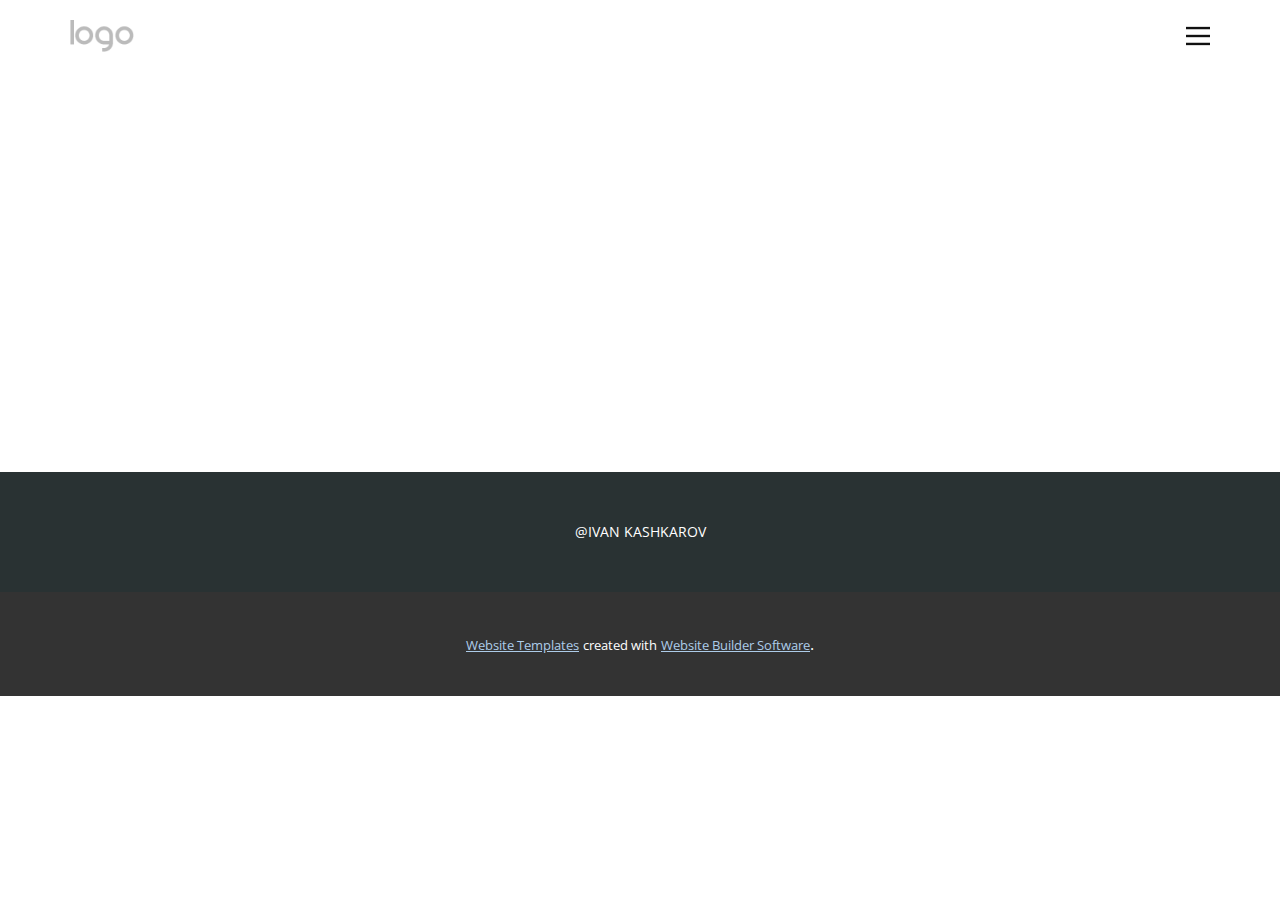
<file: Контакты.html>
<!DOCTYPE html>
<html style="font-size: 16px;" lang="ru"><head>
    <meta name="viewport" content="width=device-width, initial-scale=1.0">
    <meta charset="utf-8">
    <meta name="keywords" content="">
    <meta name="description" content="">
    <title>Контакты</title>
    <link rel="stylesheet" href="nicepage.css" media="screen">
<link rel="stylesheet" href="Контакты.css" media="screen">
    <script class="u-script" type="text/javascript" src="jquery.js" defer=""></script>
    <script class="u-script" type="text/javascript" src="nicepage.js" defer=""></script>
    <meta name="generator" content="Nicepage 5.14.1, nicepage.com">
    <link id="u-theme-google-font" rel="stylesheet" href="https://fonts.googleapis.com/css?family=Lato:100,100i,300,300i,400,400i,700,700i,900,900i|Open+Sans:300,300i,400,400i,500,500i,600,600i,700,700i,800,800i">
    
    
    
    
    
    
    
    
    
    
    
    
    
    
    
    <script type="application/ld+json">{
		"@context": "http://schema.org",
		"@type": "Organization",
		"name": "",
		"logo": "images/default-logo.png"
}</script>
    <meta name="theme-color" content="#478ac9">
    <meta property="og:title" content="Контакты">
    <meta property="og:type" content="website">
  <meta data-intl-tel-input-cdn-path="intlTelInput/"></head>
  <body class="u-body u-xl-mode" data-lang="ru"><header class="u-clearfix u-header u-header" id="sec-2a97"><div class="u-clearfix u-sheet u-sheet-1">
        <a href="https://nicepage.com" class="u-image u-logo u-image-1" data-image-width="80" data-image-height="40">
          <img src="images/default-logo.png" class="u-logo-image u-logo-image-1">
        </a>
        <nav class="u-align-left u-font-size-14 u-menu u-menu-hamburger u-nav-spacing-25 u-offcanvas u-menu-1" data-responsive-from="XL">
          <div class="menu-collapse">
            <a class="u-button-style u-nav-link" href="#" style="padding: 4px 0px; font-size: calc(1em + 8px);">
              <svg class="u-svg-link" preserveAspectRatio="xMidYMin slice" viewBox="0 0 302 302" style=""><use xmlns:xlink="http://www.w3.org/1999/xlink" xlink:href="#svg-7b92"></use></svg>
              <svg xmlns="http://www.w3.org/2000/svg" xmlns:xlink="http://www.w3.org/1999/xlink" version="1.1" id="svg-7b92" x="0px" y="0px" viewBox="0 0 302 302" style="enable-background:new 0 0 302 302;" xml:space="preserve" class="u-svg-content"><g><rect y="36" width="302" height="30"></rect><rect y="236" width="302" height="30"></rect><rect y="136" width="302" height="30"></rect>
</g><g></g><g></g><g></g><g></g><g></g><g></g><g></g><g></g><g></g><g></g><g></g><g></g><g></g><g></g><g></g></svg>
            </a>
          </div>
          <div class="u-nav-container">
            <ul class="u-nav u-unstyled u-nav-1"><li class="u-nav-item"><a class="u-button-style u-nav-link u-text-active-palette-1-base u-text-hover-palette-2-base" href="Главная.html" style="padding: 10px 20px;">Главная</a>
</li><li class="u-nav-item"><a class="u-button-style u-nav-link u-text-active-palette-1-base u-text-hover-palette-2-base" href="О-нас.html" style="padding: 10px 20px;">О нас</a>
</li><li class="u-nav-item"><a class="u-button-style u-nav-link u-text-active-palette-1-base u-text-hover-palette-2-base" href="Контакты.html" style="padding: 10px 20px;">Контакты</a>
</li></ul>
          </div>
          <div class="u-nav-container-collapse">
            <div class="u-align-center u-black u-container-style u-inner-container-layout u-opacity u-opacity-95 u-sidenav">
              <div class="u-inner-container-layout u-sidenav-overflow">
                <div class="u-menu-close"></div>
                <ul class="u-align-center u-nav u-popupmenu-items u-unstyled u-nav-2"><li class="u-nav-item"><a class="u-button-style u-nav-link" href="Главная.html">Главная</a>
</li><li class="u-nav-item"><a class="u-button-style u-nav-link" href="О-нас.html">О нас</a>
</li><li class="u-nav-item"><a class="u-button-style u-nav-link" href="Контакты.html">Контакты</a>
</li></ul>
              </div>
            </div>
            <div class="u-black u-menu-overlay u-opacity u-opacity-70"></div>
          </div>
        </nav>
      </div></header>
    <section class="u-clearfix u-section-1" id="sec-3760">
      <div class="u-clearfix u-sheet u-sheet-1"></div>
    </section>
    
    
    
    
    
    
    
    
    
    
    
    
    
    
    
    <footer class="u-align-center u-clearfix u-footer u-palette-5-dark-3 u-footer" id="sec-ad58"><div class="u-clearfix u-sheet u-sheet-1">
        <p class="u-small-text u-text u-text-variant u-text-1">@IVAN KASHKAROV</p>
      </div></footer>
    <section class="u-backlink u-clearfix u-grey-80">
      <a class="u-link" href="https://nicepage.com/website-templates" target="_blank">
        <span>Website Templates</span>
      </a>
      <p class="u-text">
        <span>created with</span>
      </p>
      <a class="u-link" href="" target="_blank">
        <span>Website Builder Software</span>
      </a>. 
    </section>
  
</body></html>
</file>
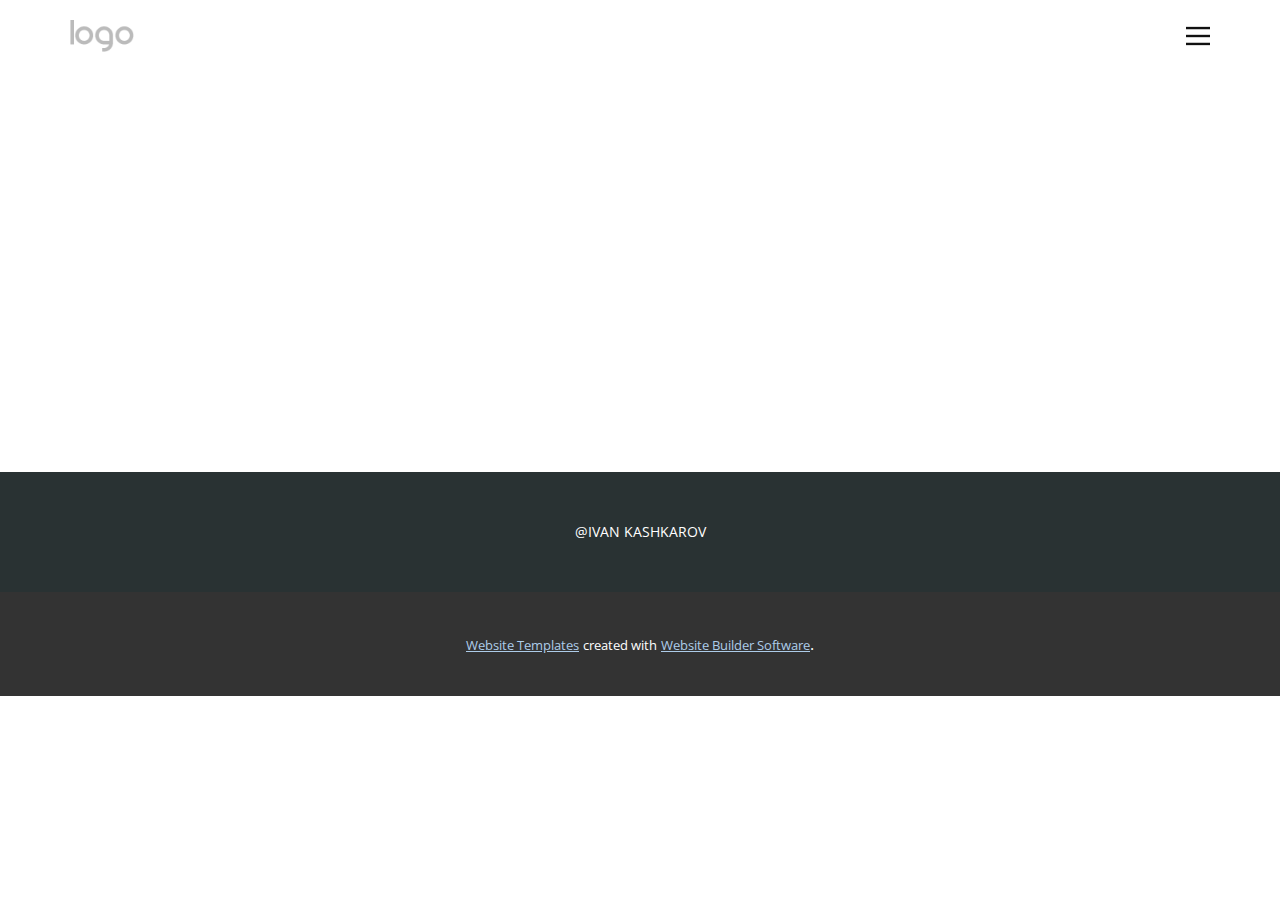
<file: О-нас.html>
<!DOCTYPE html>
<html style="font-size: 16px;" lang="ru"><head>
    <meta name="viewport" content="width=device-width, initial-scale=1.0">
    <meta charset="utf-8">
    <meta name="keywords" content="">
    <meta name="description" content="">
    <title>О нас</title>
    <link rel="stylesheet" href="nicepage.css" media="screen">
<link rel="stylesheet" href="О-нас.css" media="screen">
    <script class="u-script" type="text/javascript" src="jquery.js" defer=""></script>
    <script class="u-script" type="text/javascript" src="nicepage.js" defer=""></script>
    <meta name="generator" content="Nicepage 5.14.1, nicepage.com">
    <link id="u-theme-google-font" rel="stylesheet" href="https://fonts.googleapis.com/css?family=Lato:100,100i,300,300i,400,400i,700,700i,900,900i|Open+Sans:300,300i,400,400i,500,500i,600,600i,700,700i,800,800i">
    
    
    
    
    
    
    
    
    
    
    
    
    
    
    
    <script type="application/ld+json">{
		"@context": "http://schema.org",
		"@type": "Organization",
		"name": "",
		"logo": "images/default-logo.png"
}</script>
    <meta name="theme-color" content="#478ac9">
    <meta property="og:title" content="О нас">
    <meta property="og:type" content="website">
  <meta data-intl-tel-input-cdn-path="intlTelInput/"></head>
  <body class="u-body u-xl-mode" data-lang="ru"><header class="u-clearfix u-header u-header" id="sec-2a97"><div class="u-clearfix u-sheet u-sheet-1">
        <a href="https://nicepage.com" class="u-image u-logo u-image-1" data-image-width="80" data-image-height="40">
          <img src="images/default-logo.png" class="u-logo-image u-logo-image-1">
        </a>
        <nav class="u-align-left u-font-size-14 u-menu u-menu-hamburger u-nav-spacing-25 u-offcanvas u-menu-1" data-responsive-from="XL">
          <div class="menu-collapse">
            <a class="u-button-style u-nav-link" href="#" style="padding: 4px 0px; font-size: calc(1em + 8px);">
              <svg class="u-svg-link" preserveAspectRatio="xMidYMin slice" viewBox="0 0 302 302" style=""><use xmlns:xlink="http://www.w3.org/1999/xlink" xlink:href="#svg-7b92"></use></svg>
              <svg xmlns="http://www.w3.org/2000/svg" xmlns:xlink="http://www.w3.org/1999/xlink" version="1.1" id="svg-7b92" x="0px" y="0px" viewBox="0 0 302 302" style="enable-background:new 0 0 302 302;" xml:space="preserve" class="u-svg-content"><g><rect y="36" width="302" height="30"></rect><rect y="236" width="302" height="30"></rect><rect y="136" width="302" height="30"></rect>
</g><g></g><g></g><g></g><g></g><g></g><g></g><g></g><g></g><g></g><g></g><g></g><g></g><g></g><g></g><g></g></svg>
            </a>
          </div>
          <div class="u-nav-container">
            <ul class="u-nav u-unstyled u-nav-1"><li class="u-nav-item"><a class="u-button-style u-nav-link u-text-active-palette-1-base u-text-hover-palette-2-base" href="Главная.html" style="padding: 10px 20px;">Главная</a>
</li><li class="u-nav-item"><a class="u-button-style u-nav-link u-text-active-palette-1-base u-text-hover-palette-2-base" href="О-нас.html" style="padding: 10px 20px;">О нас</a>
</li><li class="u-nav-item"><a class="u-button-style u-nav-link u-text-active-palette-1-base u-text-hover-palette-2-base" href="Контакты.html" style="padding: 10px 20px;">Контакты</a>
</li></ul>
          </div>
          <div class="u-nav-container-collapse">
            <div class="u-align-center u-black u-container-style u-inner-container-layout u-opacity u-opacity-95 u-sidenav">
              <div class="u-inner-container-layout u-sidenav-overflow">
                <div class="u-menu-close"></div>
                <ul class="u-align-center u-nav u-popupmenu-items u-unstyled u-nav-2"><li class="u-nav-item"><a class="u-button-style u-nav-link" href="Главная.html">Главная</a>
</li><li class="u-nav-item"><a class="u-button-style u-nav-link" href="О-нас.html">О нас</a>
</li><li class="u-nav-item"><a class="u-button-style u-nav-link" href="Контакты.html">Контакты</a>
</li></ul>
              </div>
            </div>
            <div class="u-black u-menu-overlay u-opacity u-opacity-70"></div>
          </div>
        </nav>
      </div></header>
    <section class="u-clearfix u-section-1" id="sec-3b09">
      <div class="u-clearfix u-sheet u-sheet-1"></div>
    </section>
    
    
    
    
    
    
    
    
    
    
    
    
    
    
    
    <footer class="u-align-center u-clearfix u-footer u-palette-5-dark-3 u-footer" id="sec-ad58"><div class="u-clearfix u-sheet u-sheet-1">
        <p class="u-small-text u-text u-text-variant u-text-1">@IVAN KASHKAROV</p>
      </div></footer>
    <section class="u-backlink u-clearfix u-grey-80">
      <a class="u-link" href="https://nicepage.com/website-templates" target="_blank">
        <span>Website Templates</span>
      </a>
      <p class="u-text">
        <span>created with</span>
      </p>
      <a class="u-link" href="" target="_blank">
        <span>Website Builder Software</span>
      </a>. 
    </section>
  
</body></html>
</file>
